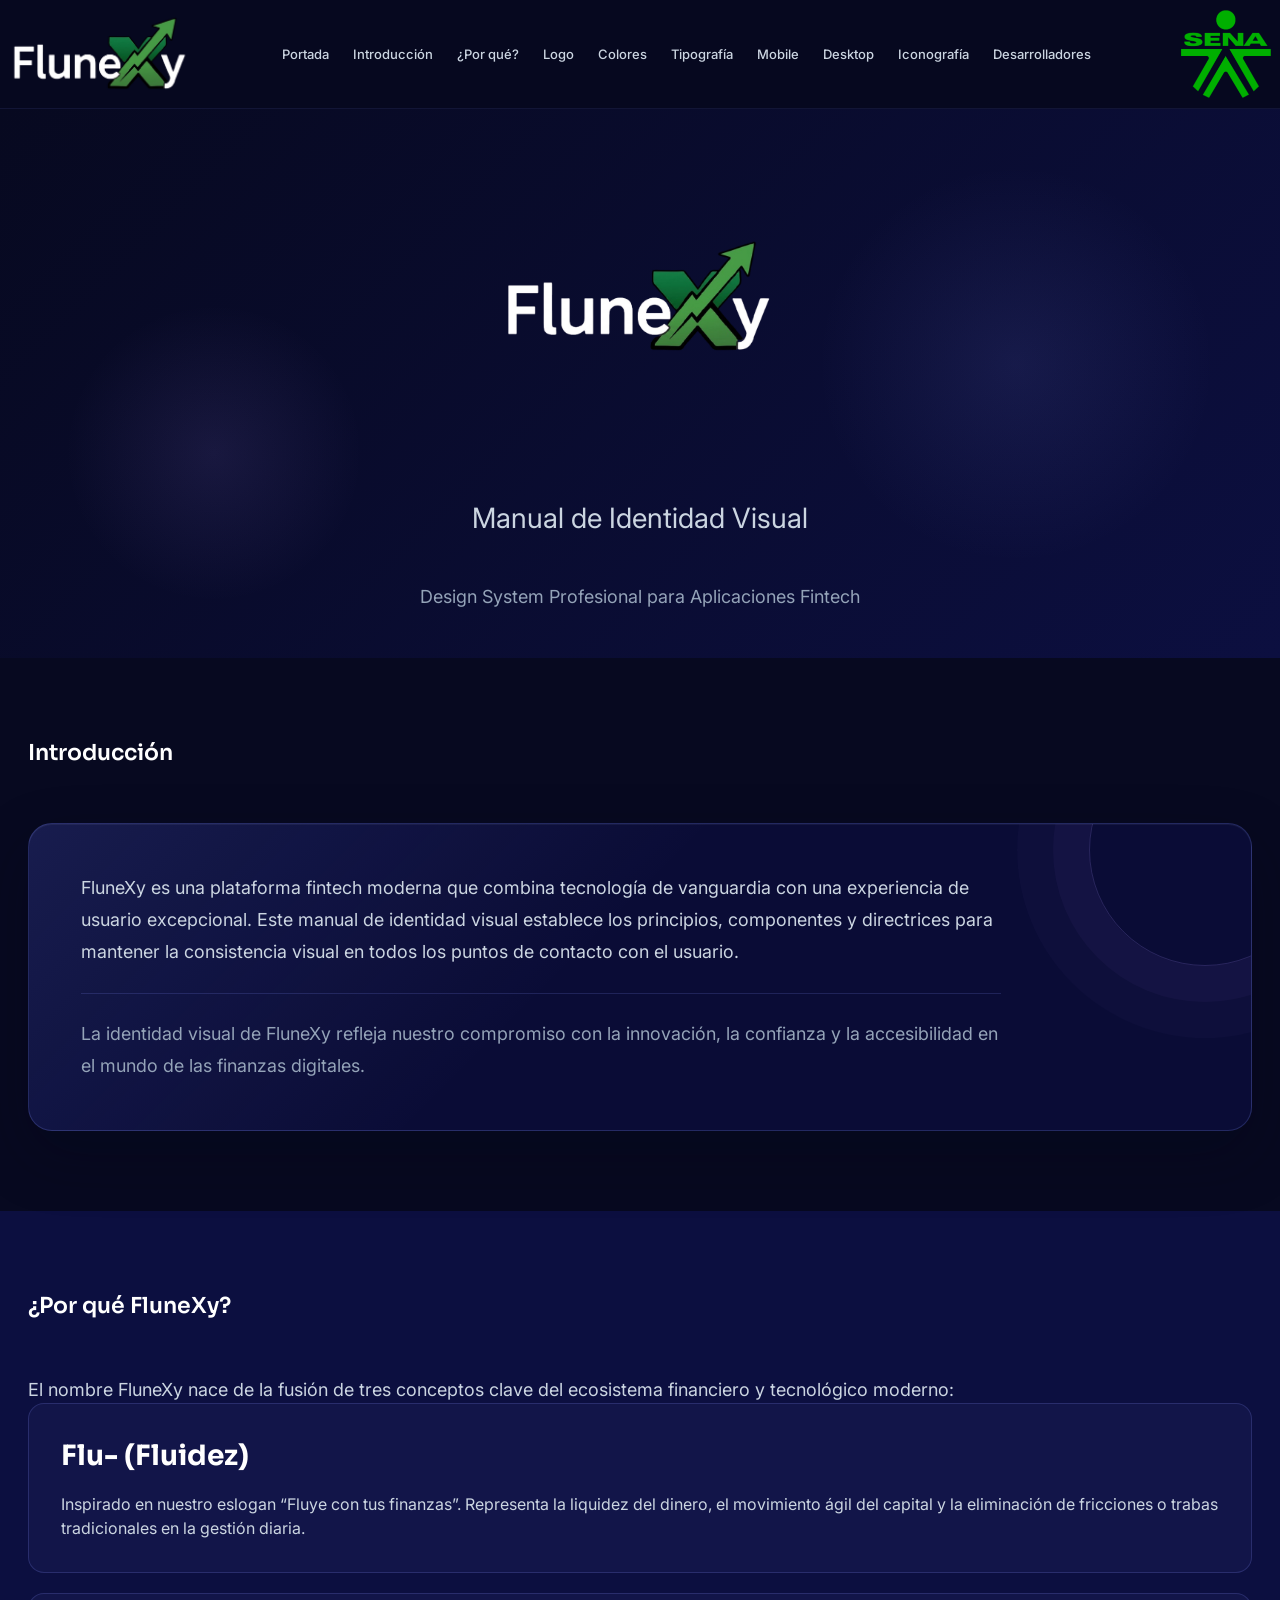
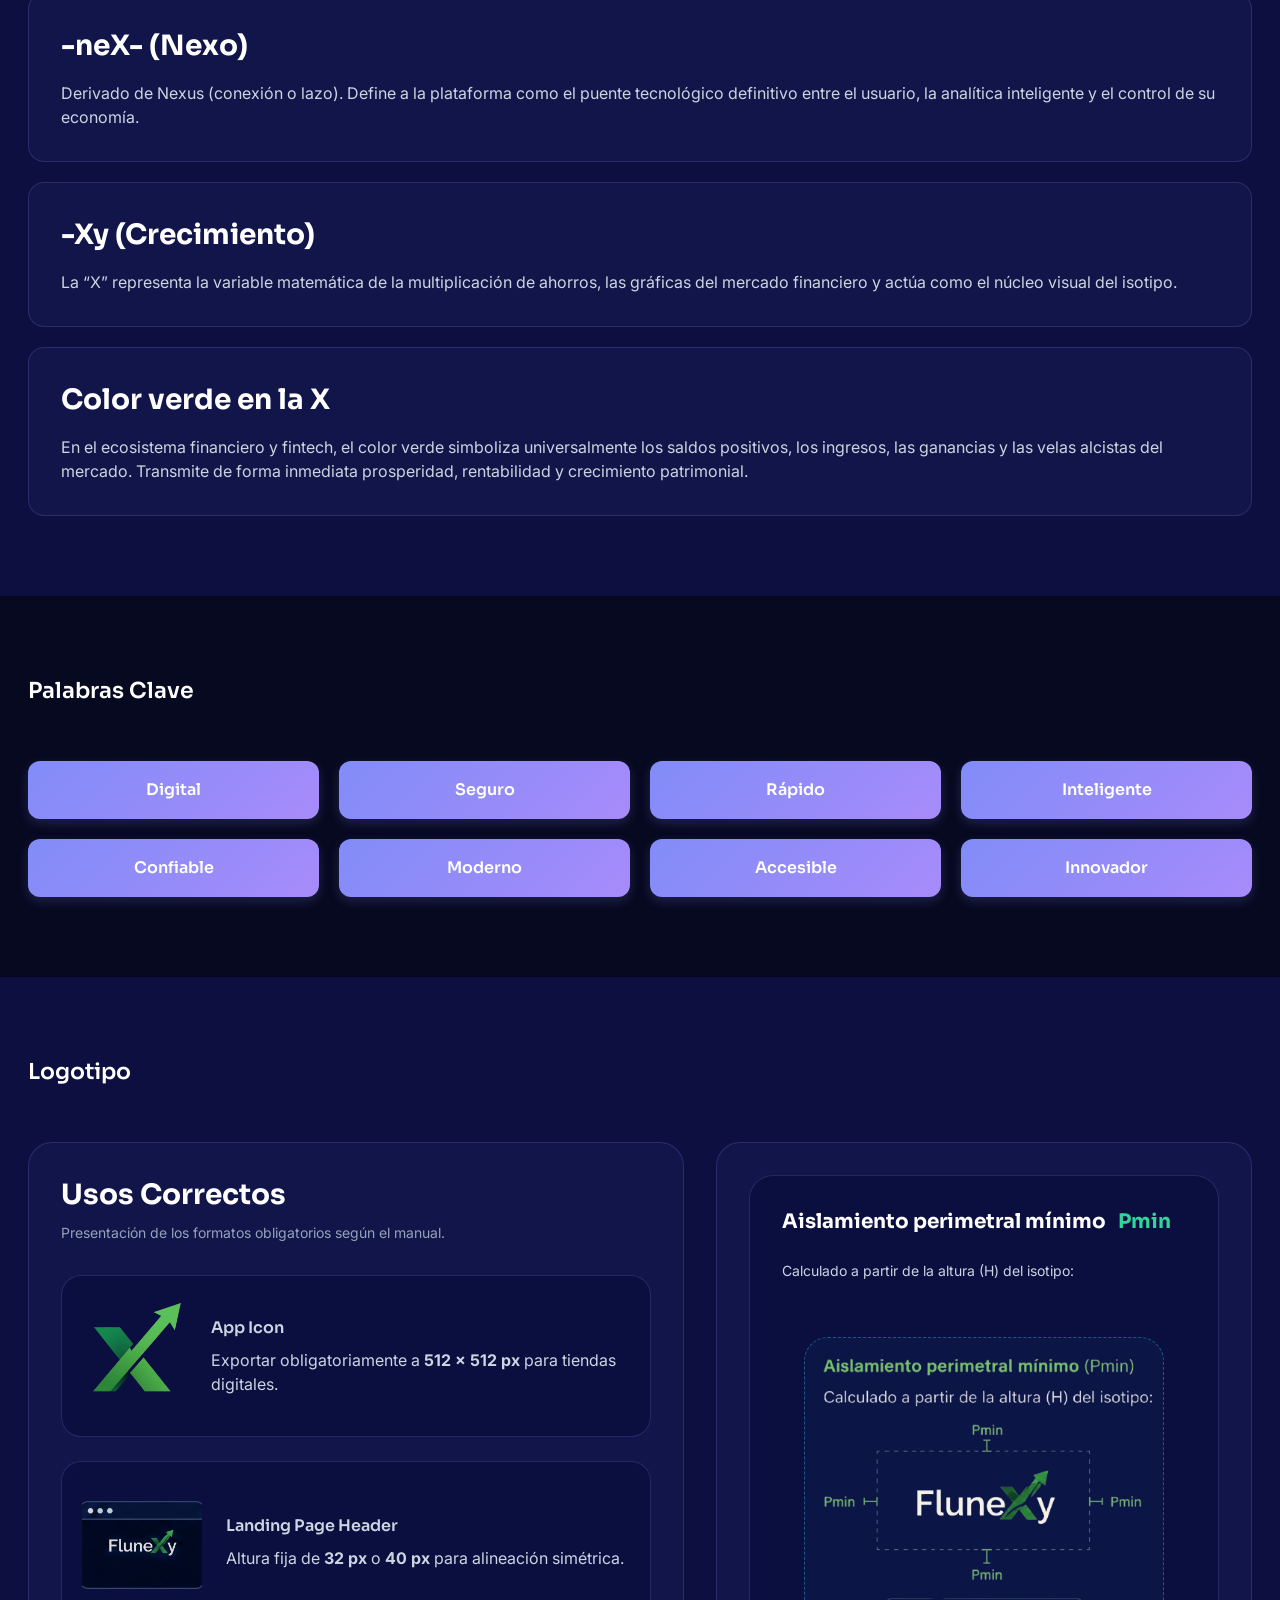
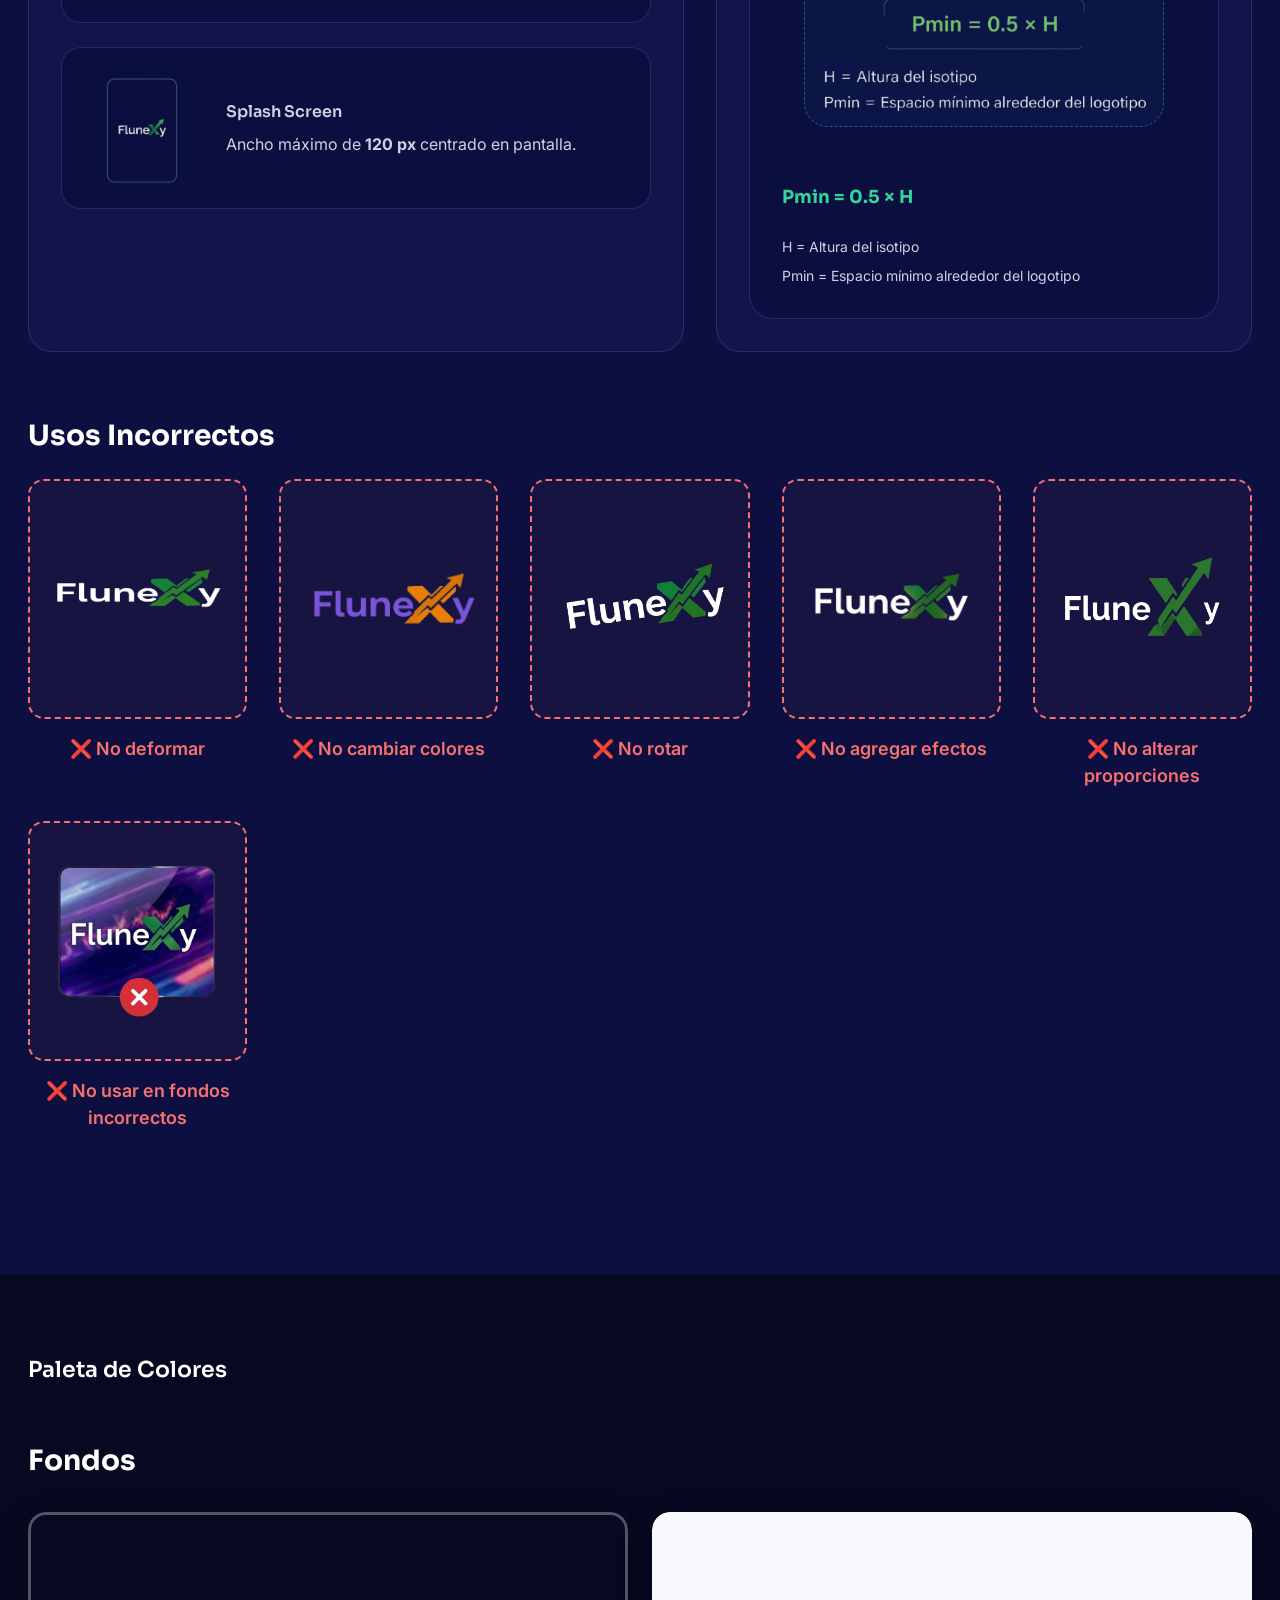
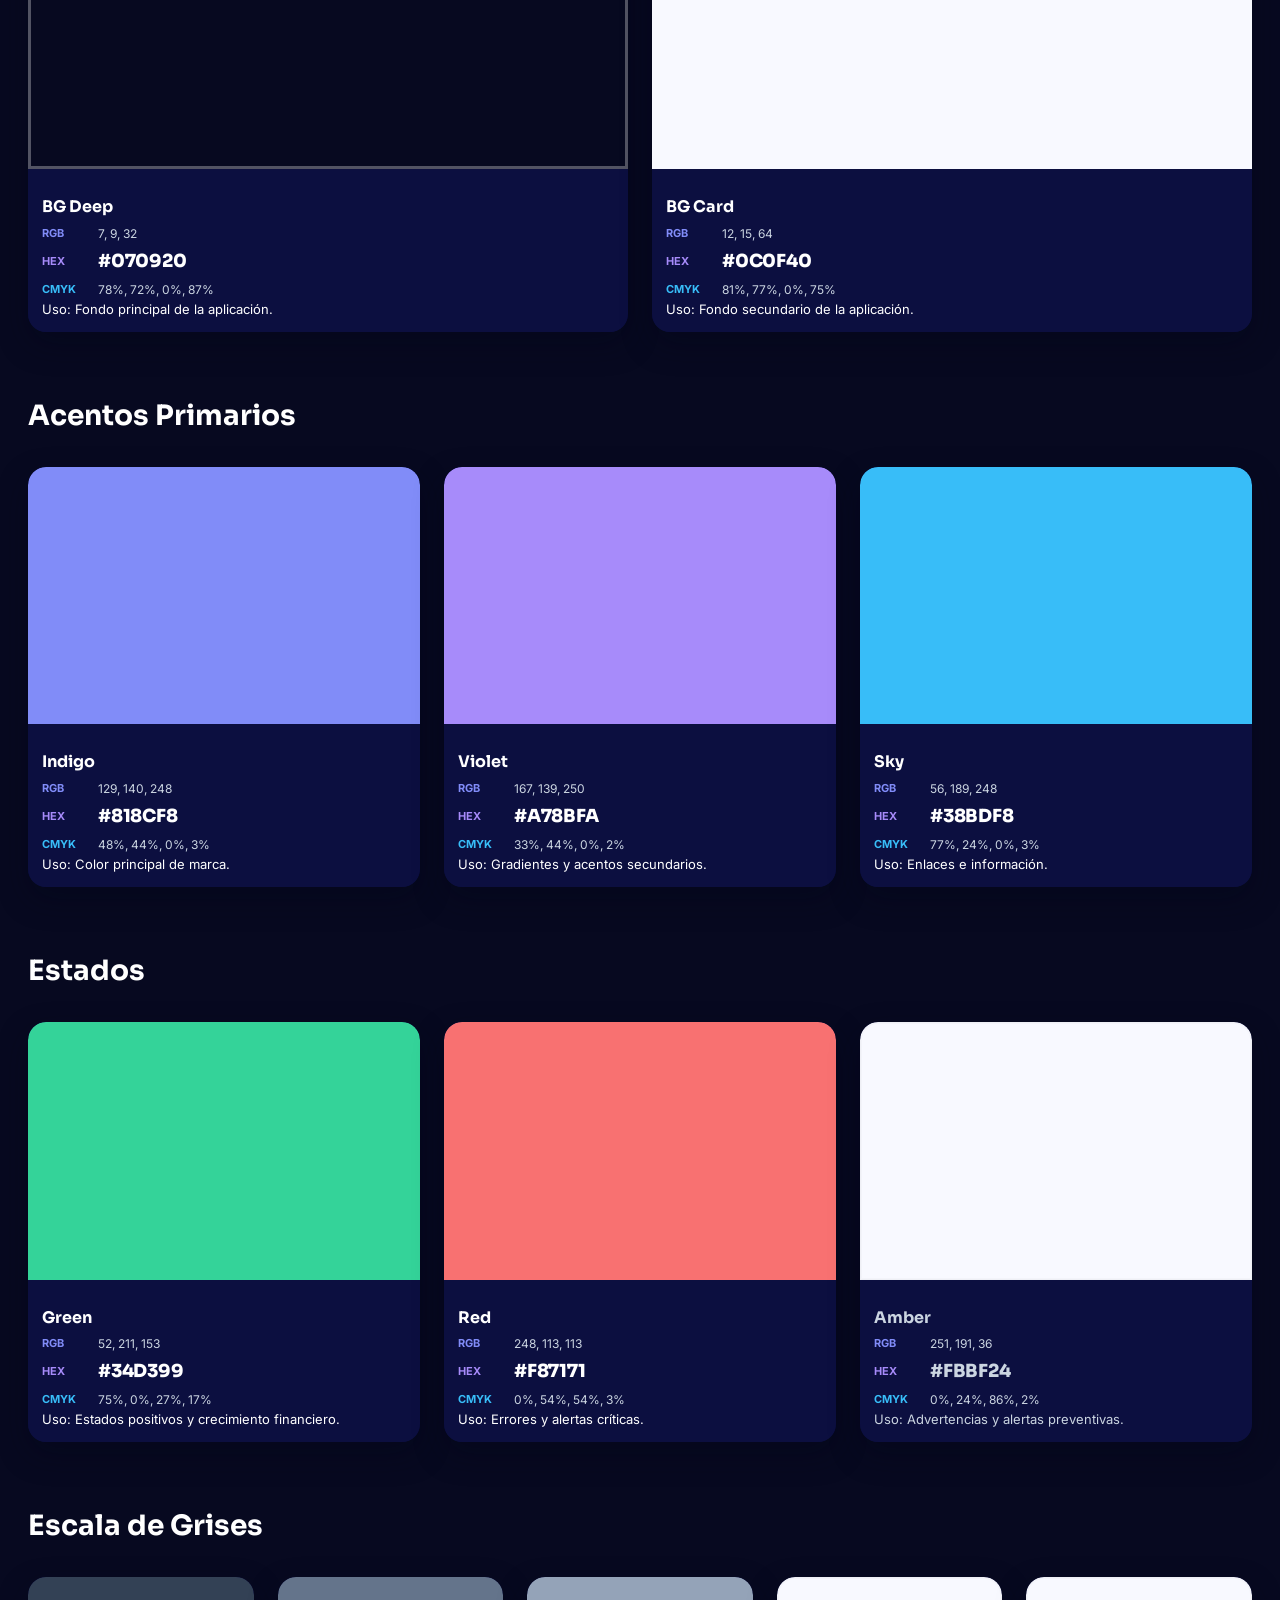
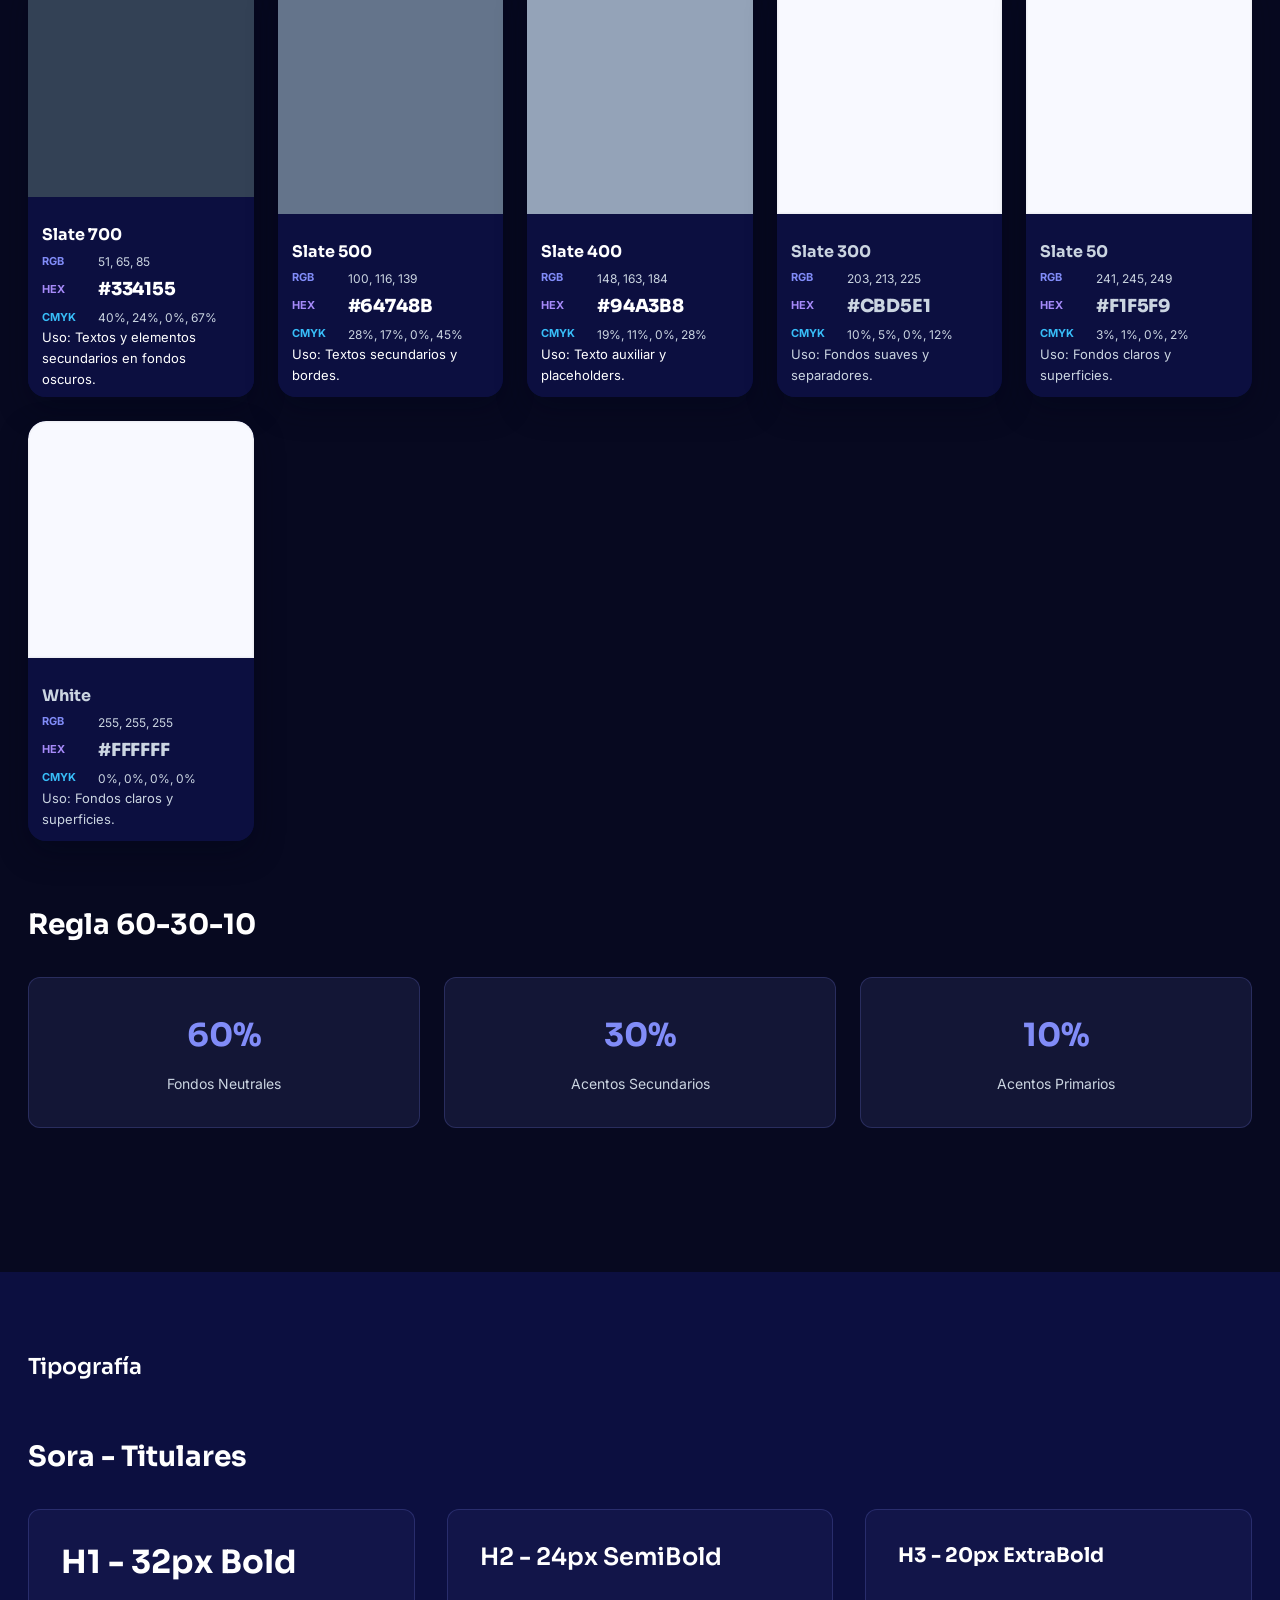
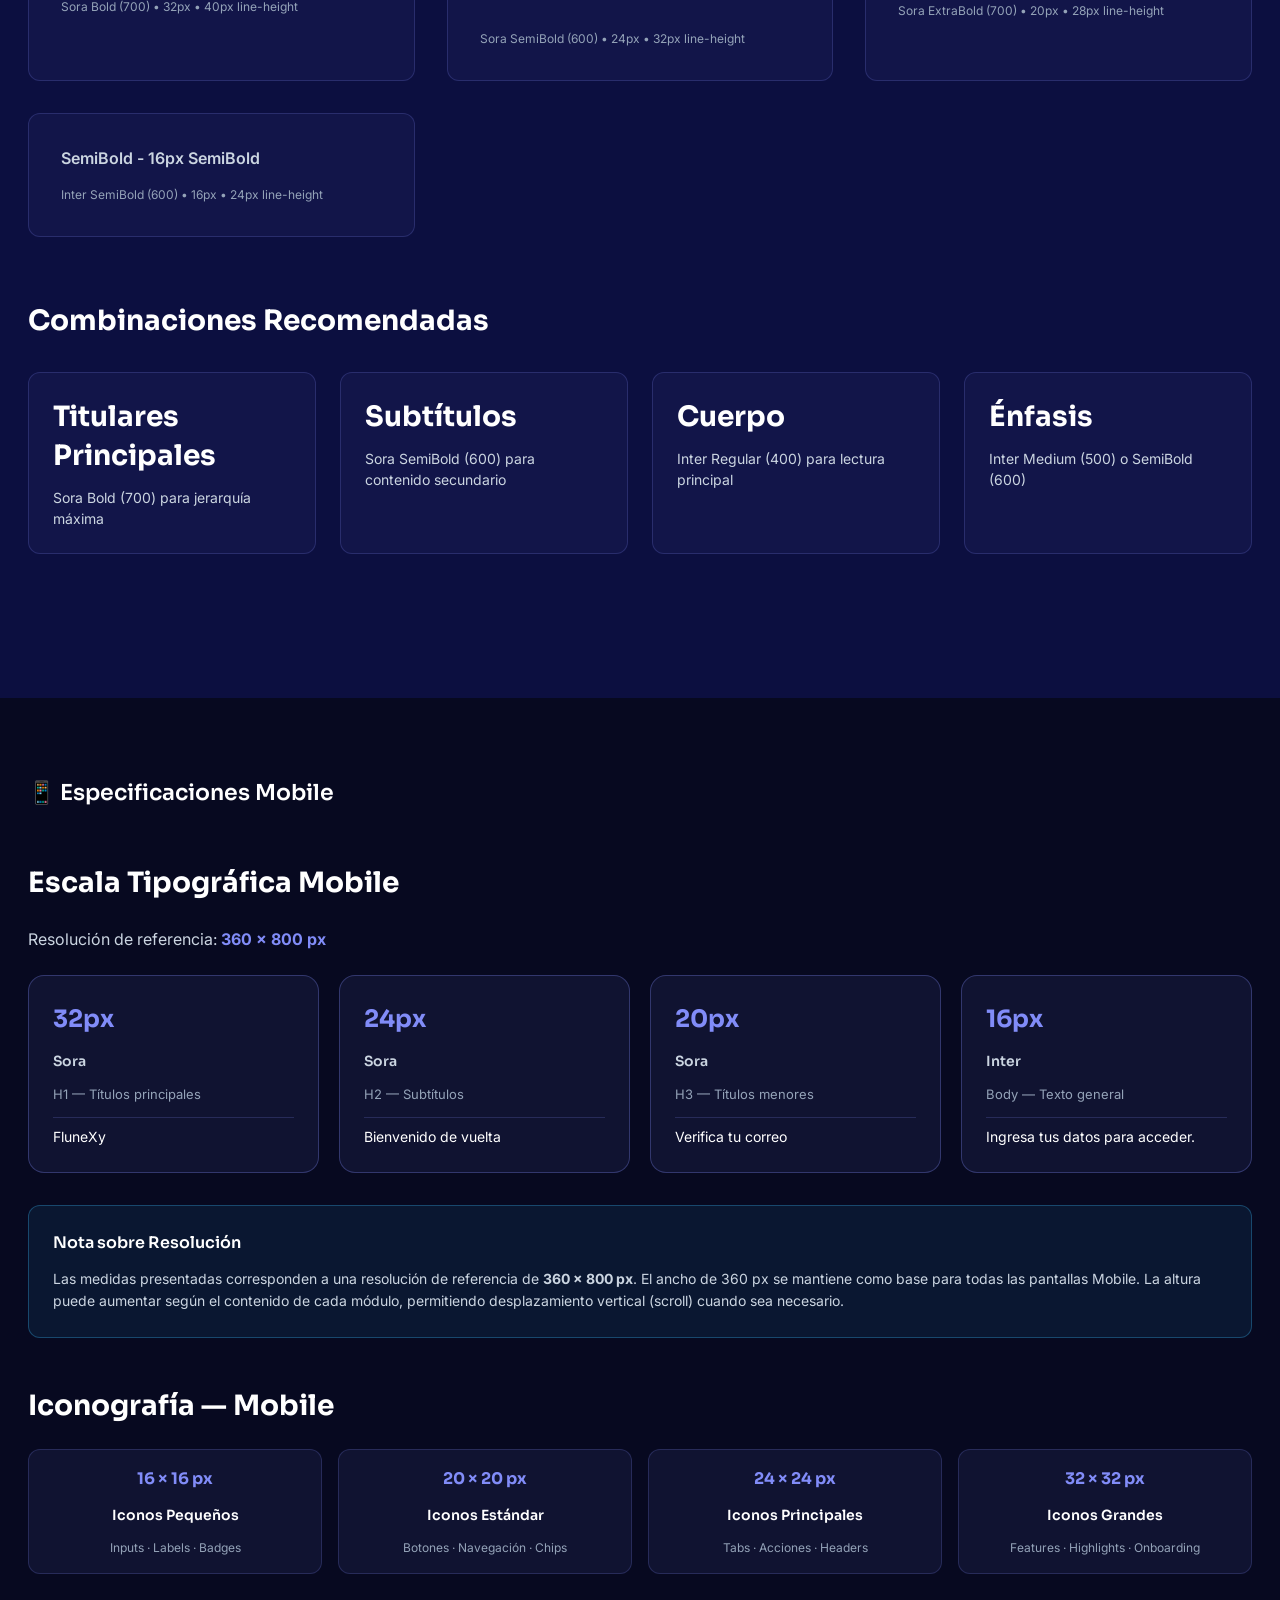
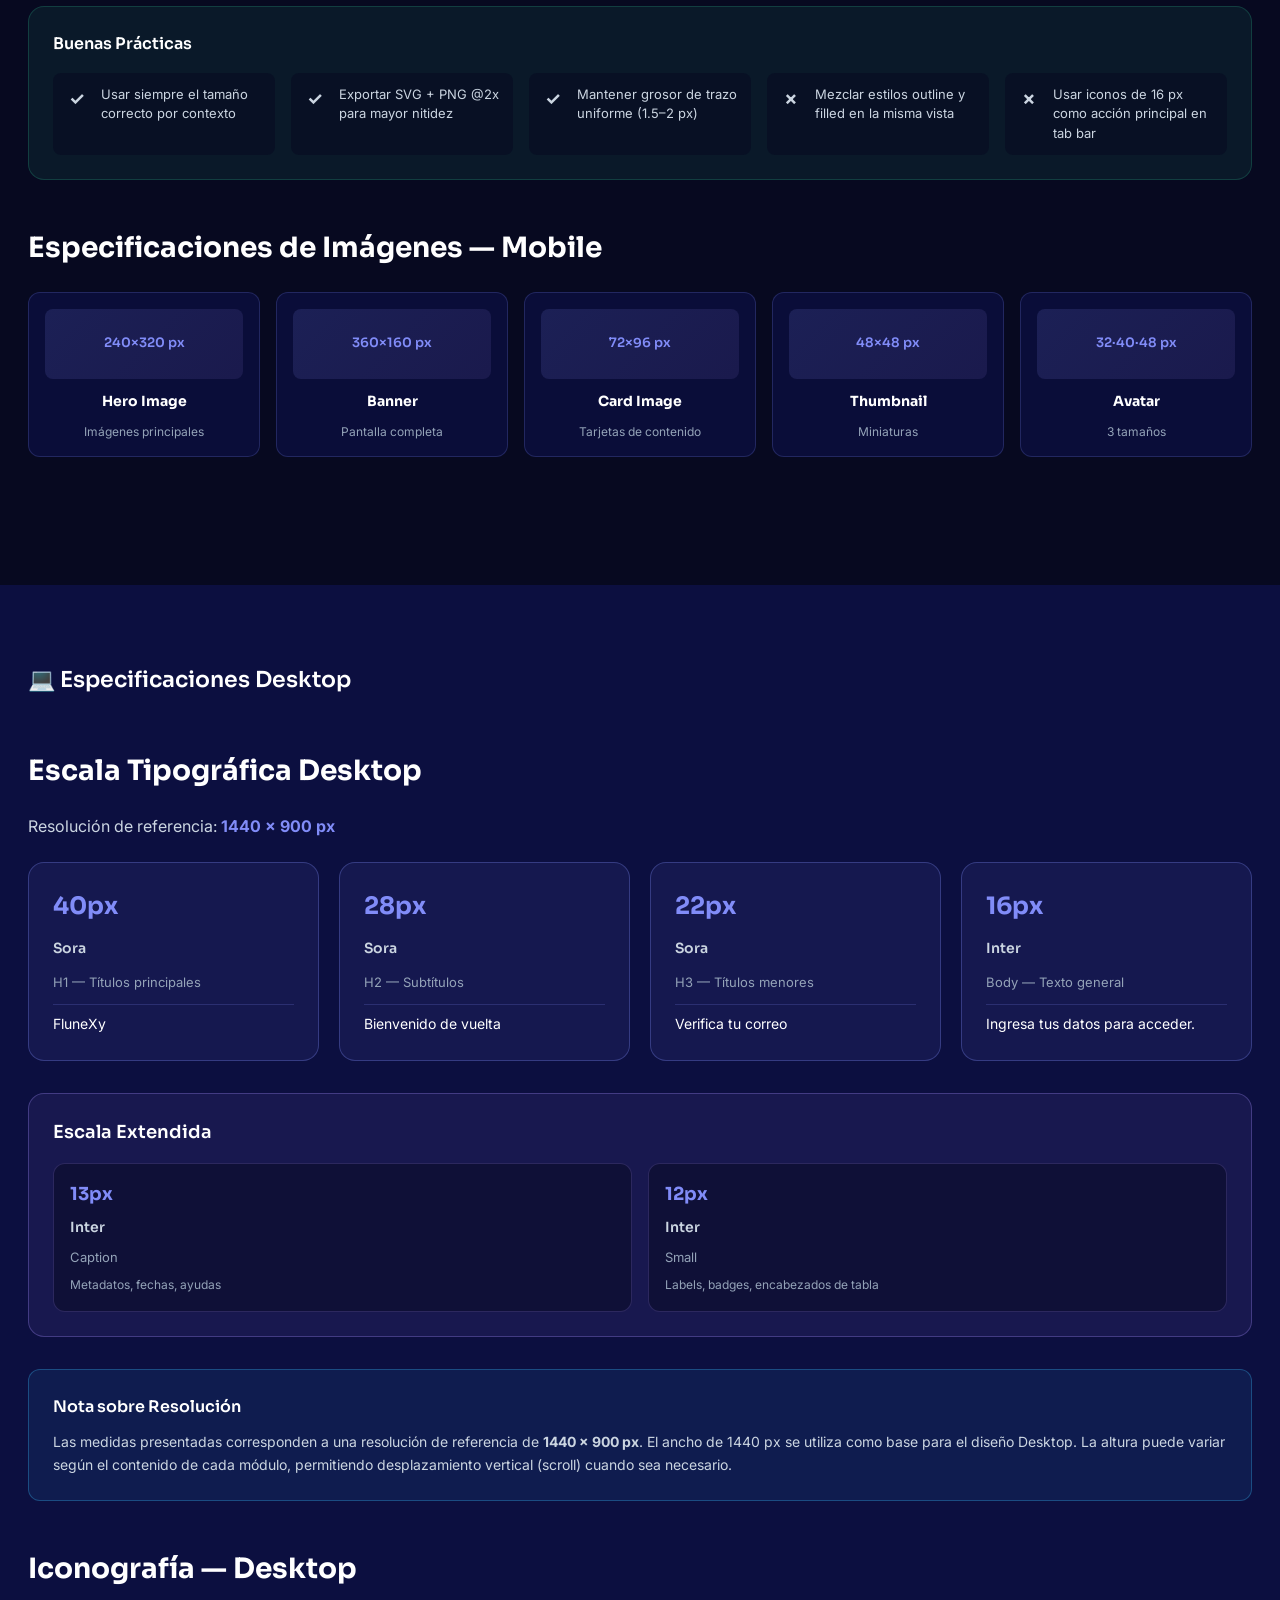
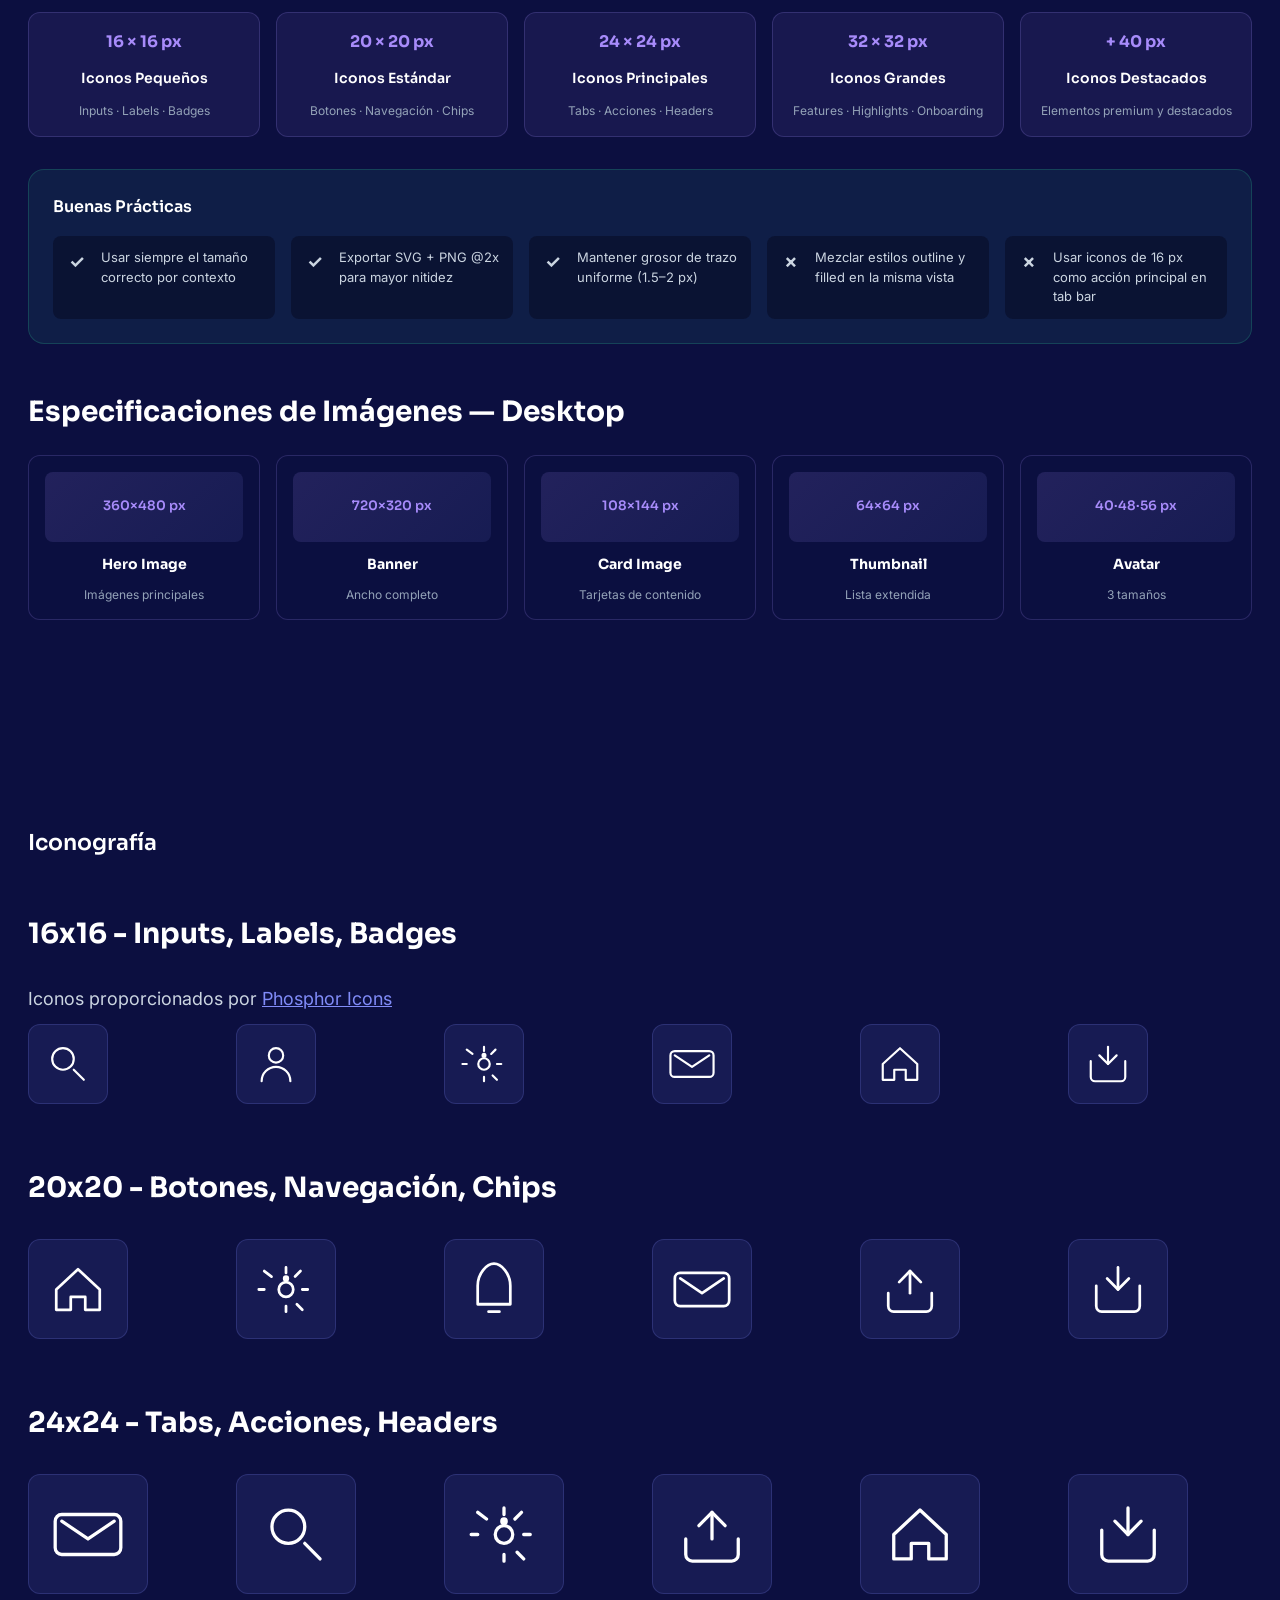
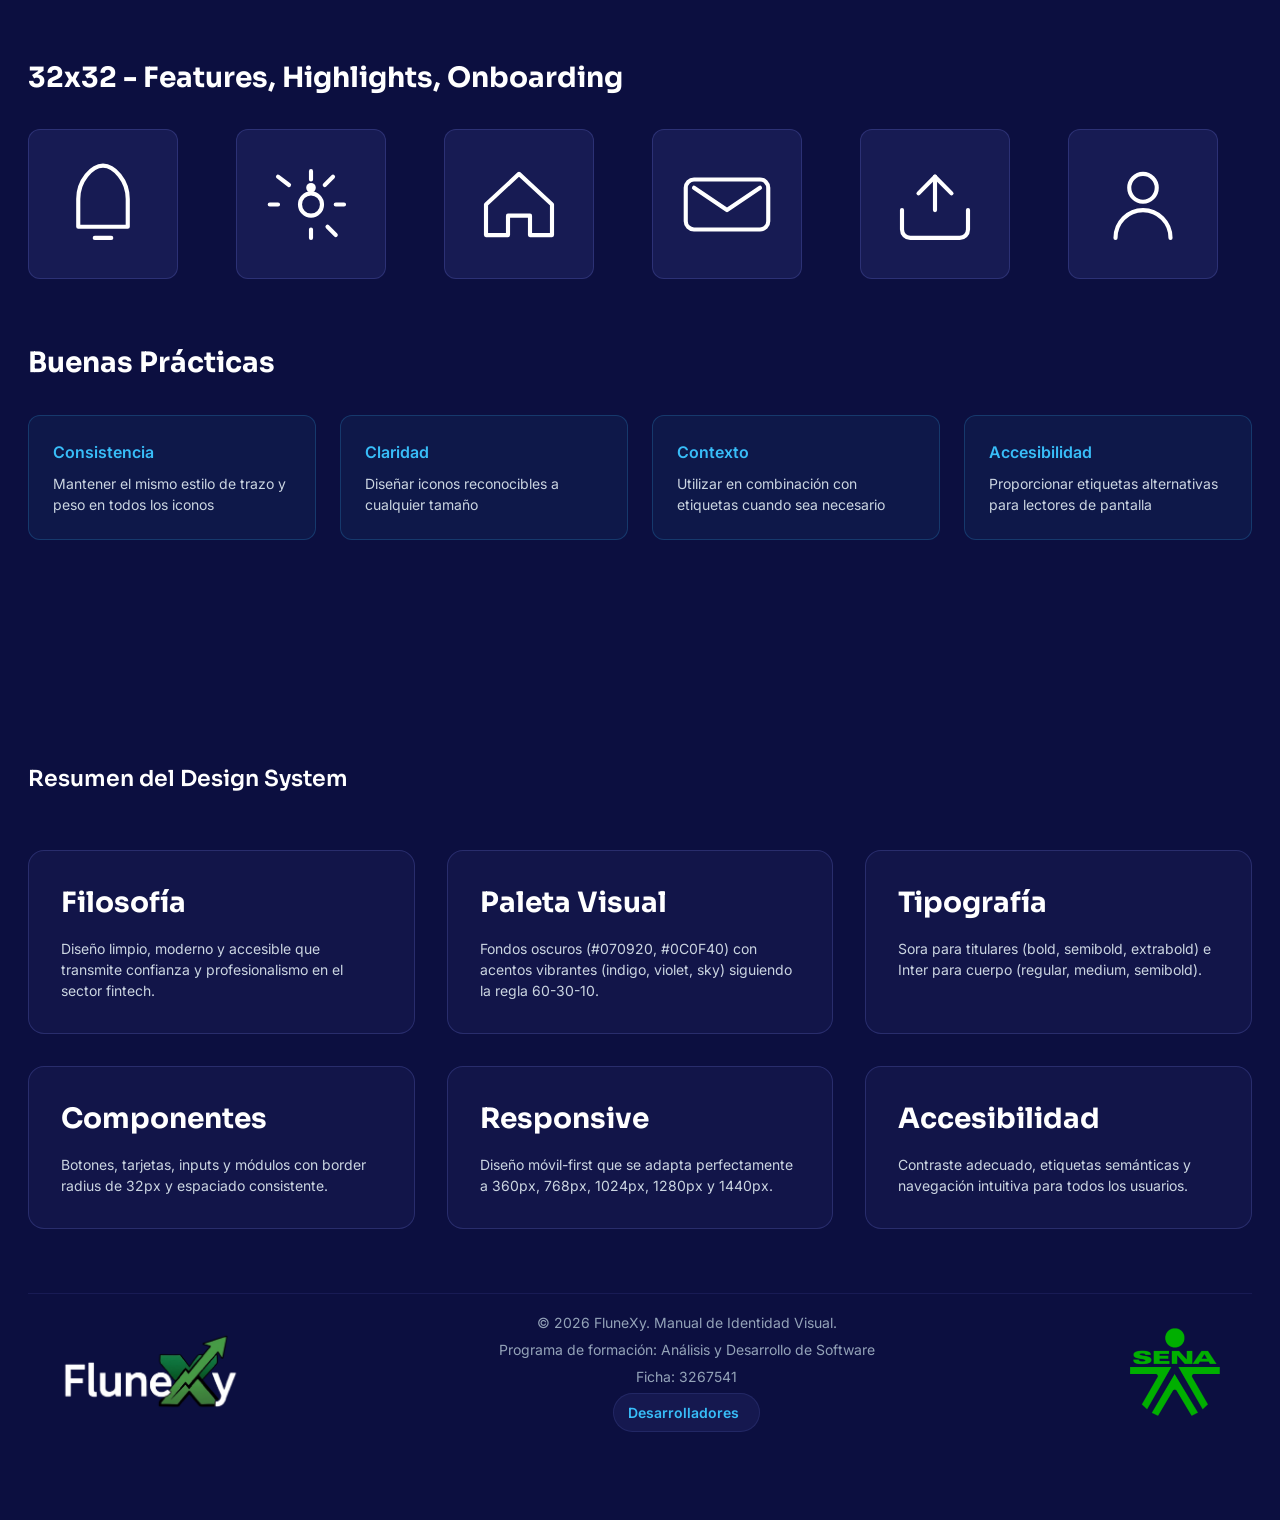
<file: index.html>
<!doctype html>
<html lang="es">
  <head>
    <meta charset="UTF-8" />
    <meta name="viewport" content="width=device-width, initial-scale=1.0" />
    <title>FluneXy - Manual de Identidad</title>
    <link rel="preconnect" href="https://fonts.googleapis.com" />
    <link rel="preconnect" href="https://fonts.gstatic.com" crossorigin />
    <link
      href="https://fonts.googleapis.com/css2?family=Sora:wght@400;600;700&family=Inter:wght@400;500;600&display=swap"
      rel="stylesheet"
    />
    <link rel="stylesheet" href="../css/style.css" />
    <link rel="icon" href="/assets/images/App Icon.png" type="image/x-icon">
  </head>
  <body>
    <!-- HEADER -->
    <header class="header">
      <div class="header-container">
        <a class="logo-header" href="#portada" aria-label="Ir al inicio">
          <img
            src="../assets/images/flunexy logo.png"
            alt="FluneXy logo"
            width="48"
            height="48"
          />
        </a>
        <input class="nav-toggle" type="checkbox" id="mobile-menu" />
        <label class="nav-toggle-label" for="mobile-menu">
          <span class="sr-only">Abrir menú de navegación</span>
          <span></span>
          <span></span>
          <span></span>
        </label>
        <nav class="nav-header">
          <a href="#portada">Portada</a>
          <a href="#introduccion">Introducción</a>
          <a href="#por-que">¿Por qué?</a>
          <a href="#logotipo">Logo</a>
          <a href="#colores">Colores</a>
          <a href="#tipografia">Tipografía</a>
          <a href="#mobile">Mobile</a>
          <a href="#desktop">Desktop</a>
          <a href="#iconografia">Iconografía</a>
          <a href="html/desarrolladores.html">Desarrolladores</a>
        </nav>
        <img
          class="logo-sena"
          src="../assets/images/logoSena.png"
          alt="SENA logo"
          width="60"
          height="60"
        />
      </div>
    </header>

    <!-- 1. PORTADA -->
    <section id="portada" class="hero">
      <div class="hero-content">
        <div class="logo-hero">
          <img
            src="../assets/images/flunexy logo.png"
            alt="FluneXy logo"
            width="280"
            height="280"
          />
        </div>
        <p class="subtitle">Manual de Identidad Visual</p>
        <p class="description">
          Design System Profesional para Aplicaciones Fintech
        </p>
      </div>
    </section>

    <!-- 2. INTRODUCCIÓN -->
    <section id="introduccion" class="section">
      <div class="container">
        <h2>Introducción</h2>
        <div class="intro-content">
          <div class="intro-text">
            <p>
              FluneXy es una plataforma fintech moderna que combina tecnología
              de vanguardia con una experiencia de usuario excepcional. Este
              manual de identidad visual establece los principios, componentes y
              directrices para mantener la consistencia visual en todos los
              puntos de contacto con el usuario.
            </p>
            <p>
              La identidad visual de FluneXy refleja nuestro compromiso con la
              innovación, la confianza y la accesibilidad en el mundo de las
              finanzas digitales.
            </p>
          </div>
        </div>
      </div>
    </section>

    <!-- 3. ¿POR QUÉ FLUNEXY? -->
    <section id="por-que" class="section bg-card">
      <div class="container">
        <h2>¿Por qué FluneXy?</h2>
        <div class="why-content">
          <p>
            El nombre FluneXy nace de la fusión de tres conceptos clave del
            ecosistema financiero y tecnológico moderno:
          </p>
          <div class="why-list">
            <div class="why-card">
              <h3>Flu- (Fluidez)</h3>
              <p>
                Inspirado en nuestro eslogan “Fluye con tus finanzas”. Representa
                la liquidez del dinero, el movimiento ágil del capital y la
                eliminación de fricciones o trabas tradicionales en la gestión
                diaria.
              </p>
            </div>
            <div class="why-card">
              <h3>-neX- (Nexo)</h3>
              <p>
                Derivado de Nexus (conexión o lazo). Define a la plataforma como
                el puente tecnológico definitivo entre el usuario, la analítica
                inteligente y el control de su economía.
              </p>
            </div>
            <div class="why-card">
              <h3>-Xy (Crecimiento)</h3>
              <p>
                La “X” representa la variable matemática de la multiplicación de
                ahorros, las gráficas del mercado financiero y actúa como el
                núcleo visual del isotipo.
              </p>
            </div>
            <div class="why-card">
              <h3>Color verde en la X</h3>
              <p>
                En el ecosistema financiero y fintech, el color verde simboliza
                universalmente los saldos positivos, los ingresos, las ganancias
                y las velas alcistas del mercado. Transmite de forma inmediata
                prosperidad, rentabilidad y crecimiento patrimonial.
              </p>
            </div>
          </div>
        </div>
      </div>
    </section>

    <!-- 4. PALABRAS CLAVE -->
    <section id="palabras-clave" class="section">
      <div class="container">
        <h2>Palabras Clave</h2>
        <div class="keywords-grid">
          <div class="keyword-badge">Digital</div>
          <div class="keyword-badge">Seguro</div>
          <div class="keyword-badge">Rápido</div>
          <div class="keyword-badge">Inteligente</div>
          <div class="keyword-badge">Confiable</div>
          <div class="keyword-badge">Moderno</div>
          <div class="keyword-badge">Accesible</div>
          <div class="keyword-badge">Innovador</div>
        </div>
      </div>
    </section>

    <!-- 5. LOGOTIPO -->
    <section id="logotipo" class="section bg-card">
      <div class="container">
        <h2>Logotipo</h2>

        <div class="logo-main-grid">
          <div class="logo-main-panel">
            <div class="logo-panel-header">
              <h3>Usos Correctos</h3>
              <p>Presentación de los formatos obligatorios según el manual.</p>
            </div>
            <div class="logo-cards-list">
              <div class="logo-card">
                <div class="logo-preview large">
                  <img
                    src="/assets/images/App Icon.png"
                    alt="Uso correcto 1"
                  />
                </div>
                <div class="logo-card-copy">
                  <p class="logo-card-title">App Icon</p>
                  <p>
                    Exportar obligatoriamente a
                    <strong>512 × 512 px</strong> para tiendas digitales.
                  </p>
                </div>
              </div>
              <div class="logo-card">
                <div class="logo-preview compact">
                  <img
                    src="/assets/images/Landing Page Header.png"
                    alt="Uso correcto 2"
                  />
                </div>
                <div class="logo-card-copy">
                  <p class="logo-card-title">Landing Page Header</p>
                  <p>
                    Altura fija de <strong>32 px</strong> o
                    <strong>40 px</strong> para alineación simétrica.
                  </p>
                </div>
              </div>
              <div class="logo-card">
                <div class="logo-preview small">
                  <img
                    src="/assets/images/Splash screen.png"
                    alt="Uso correcto 3"
                  />
                </div>
                <div class="logo-card-copy">
                  <p class="logo-card-title">Splash Screen</p>
                  <p>
                    Ancho máximo de <strong>120 px</strong> centrado en
                    pantalla.
                  </p>
                </div>
              </div>
            </div>
          </div>
          <div class="logo-main-panel">
            <div class="logo-perimeter-card">
              <h3>Aislamiento perimetral mínimo <span>Pmin</span></h3>
              <p>Calculado a partir de la altura (H) del isotipo:</p>
              <div class="perimeter-diagram">
                <div class="perimeter-border">
                  <img src="../assets/images/Aislamiento perimetral mínimo .png" alt="Aislamiento perimetral mínimo" class="perimeter-image" />
                </div>
              </div>
              <div class="perimeter-formula">Pmin = 0.5 × H</div>
              <div class="perimeter-note">
                <p>H = Altura del isotipo</p>
                <p>Pmin = Espacio mínimo alrededor del logotipo</p>
              </div>
            </div>
          </div>
        </div>

        <!-- Usos Incorrectos -->
        <div class="logo-section">
          <h3>Usos Incorrectos</h3>
          <div class="incorrect-usage-grid">
            <div class="incorrect-usage-card">
              <div class="logo-incorrect">
                <img
                  src="../assets/images/No deformar.png"
                  alt="No deformar"
                />
              </div>
              <p>❌ No deformar</p>
            </div>
            <div class="incorrect-usage-card">
              <div class="logo-incorrect">
                <img
                  src="../assets/images/No cambiar colores .png"
                  alt="No cambiar colores"
                />
              </div>
              <p>❌ No cambiar colores</p>
            </div>
            <div class="incorrect-usage-card">
              <div class="logo-incorrect">
                <img
                  src="../assets/images/No rotar.png"
                  alt="No rotar"
                />
              </div>
              <p>❌ No rotar</p>
            </div>
            <div class="incorrect-usage-card">
              <div class="logo-incorrect">
                <img
                  src="../assets/images/No agregar efectos.png"
                  alt="No agregar efectos"
                />
              </div>
              <p>❌ No agregar efectos</p>
            </div>
            <div class="incorrect-usage-card">
              <div class="logo-incorrect">
                <img
                  src="../assets/images/No alterar proporciones.png"
                  alt="No alterar proporciones"
                />
              </div>
              <p>❌ No alterar proporciones</p>
            </div>
            <div class="incorrect-usage-card">
              <div class="logo-incorrect">
                <img
                  src="../assets/images/no usar en fondos incorrectos.png"
                  alt="No usar en fondos incorrectos"
                />
              </div>
              <p>❌ No usar en fondos incorrectos</p>
            </div>
          </div>
        </div>
      </div>
    </section>

    <!-- 6. PALETA DE COLORES -->
    <section id="colores" class="section">
      <div class="container">
        <h2>Paleta de Colores</h2>

        <div class="colors-subsection">
          <h3>Fondos</h3>
          <div class="color-grid">
            <div class="color-card dark-bg-card">
              <div class="color-top" style="background-color: #070920;" data-contrast="dark" aria-hidden="true"></div>
              <div class="color-bottom">
                <div class="color-divider" aria-hidden="true"></div>
                <div class="color-meta">
                  <div class="color-name">BG Deep</div>
                  <div class="tech-table">
                    <div class="tech-row"><span class="tech-label rgb">RGB</span><span class="tech-value">7, 9, 32</span></div>
                    <div class="tech-row"><span class="tech-label hex">HEX</span><span class="tech-value hex-value">#070920</span></div>
                    <div class="tech-row"><span class="tech-label cmyk">CMYK</span><span class="tech-value">78%, 72%, 0%, 87%</span></div>
                  </div>
                  <div class="color-use">Uso: Fondo principal de la aplicación.</div>
                </div>
              </div>
            </div>

            <div class="color-card">
              <div class="color-top" style="background-color: #F8F9FF
;" data-contrast="dark" aria-hidden="true"></div>
              <div class="color-bottom">
                <div class="color-divider" aria-hidden="true"></div>
                <div class="color-meta">
                  <div class="color-name">BG Card</div>
                  <div class="tech-table">
                    <div class="tech-row"><span class="tech-label rgb">RGB</span><span class="tech-value">12, 15, 64</span></div>
                    <div class="tech-row"><span class="tech-label hex">HEX</span><span class="tech-value hex-value">#0C0F40</span></div>
                    <div class="tech-row"><span class="tech-label cmyk">CMYK</span><span class="tech-value">81%, 77%, 0%, 75%</span></div>
                  </div>
                  <div class="color-use">Uso: Fondo secundario de la aplicación.</div>
                </div>
              </div>
            </div>
          </div>
        </div>

        <div class="colors-subsection">
          <h3>Acentos Primarios</h3>
          <div class="color-grid">
            <div class="color-card">
              <div class="color-top" style="background-color: #818CF8;" data-contrast="dark" aria-hidden="true"></div>
              <div class="color-bottom">
                <div class="color-divider" aria-hidden="true"></div>
                <div class="color-meta">
                  <div class="color-name">Indigo</div>
                  <div class="tech-table">
                    <div class="tech-row"><span class="tech-label rgb">RGB</span><span class="tech-value">129, 140, 248</span></div>
                    <div class="tech-row"><span class="tech-label hex">HEX</span><span class="tech-value hex-value">#818CF8</span></div>
                    <div class="tech-row"><span class="tech-label cmyk">CMYK</span><span class="tech-value">48%, 44%, 0%, 3%</span></div>
                  </div>
                  <div class="color-use">Uso: Color principal de marca.</div>
                </div>
              </div>
            </div>

            <div class="color-card">
              <div class="color-top" style="background-color: #A78BFA;" data-contrast="dark" aria-hidden="true"></div>
              <div class="color-bottom">
                <div class="color-divider" aria-hidden="true"></div>
                <div class="color-meta">
                  <div class="color-name">Violet</div>
                  <div class="tech-table">
                    <div class="tech-row"><span class="tech-label rgb">RGB</span><span class="tech-value">167, 139, 250</span></div>
                    <div class="tech-row"><span class="tech-label hex">HEX</span><span class="tech-value hex-value">#A78BFA</span></div>
                    <div class="tech-row"><span class="tech-label cmyk">CMYK</span><span class="tech-value">33%, 44%, 0%, 2%</span></div>
                  </div>
                  <div class="color-use">Uso: Gradientes y acentos secundarios.</div>
                </div>
              </div>
            </div>

            <div class="color-card">
              <div class="color-top" style="background-color: #38BDF8;" data-contrast="dark" aria-hidden="true"></div>
              <div class="color-bottom">
                <div class="color-divider" aria-hidden="true"></div>
                <div class="color-meta">
                  <div class="color-name">Sky</div>
                  <div class="tech-table">
                    <div class="tech-row"><span class="tech-label rgb">RGB</span><span class="tech-value">56, 189, 248</span></div>
                    <div class="tech-row"><span class="tech-label hex">HEX</span><span class="tech-value hex-value">#38BDF8</span></div>
                    <div class="tech-row"><span class="tech-label cmyk">CMYK</span><span class="tech-value">77%, 24%, 0%, 3%</span></div>
                  </div>
                  <div class="color-use">Uso: Enlaces e información.</div>
                </div>
              </div>
            </div>
          </div>
        </div>

        <div class="colors-subsection">
          <h3>Estados</h3>
          <div class="color-grid">
            <div class="color-card">
              <div class="color-top" style="background-color: #34D399;" data-contrast="dark" aria-hidden="true"></div>
              <div class="color-bottom">
                <div class="color-divider" aria-hidden="true"></div>
                <div class="color-meta">
                  <div class="color-name">Green</div>
                  <div class="tech-table">
                    <div class="tech-row"><span class="tech-label rgb">RGB</span><span class="tech-value">52, 211, 153</span></div>
                    <div class="tech-row"><span class="tech-label hex">HEX</span><span class="tech-value hex-value">#34D399</span></div>
                    <div class="tech-row"><span class="tech-label cmyk">CMYK</span><span class="tech-value">75%, 0%, 27%, 17%</span></div>
                  </div>
                  <div class="color-use">Uso: Estados positivos y crecimiento financiero.</div>
                </div>
              </div>
            </div>

            <div class="color-card">
              <div class="color-top" style="background-color: #F87171;" data-contrast="dark" aria-hidden="true"></div>
              <div class="color-bottom">
                <div class="color-divider" aria-hidden="true"></div>
                <div class="color-meta">
                  <div class="color-name">Red</div>
                  <div class="tech-table">
                    <div class="tech-row"><span class="tech-label rgb">RGB</span><span class="tech-value">248, 113, 113</span></div>
                    <div class="tech-row"><span class="tech-label hex">HEX</span><span class="tech-value hex-value">#F87171</span></div>
                    <div class="tech-row"><span class="tech-label cmyk">CMYK</span><span class="tech-value">0%, 54%, 54%, 3%</span></div>
                  </div>
                  <div class="color-use">Uso: Errores y alertas críticas.</div>
                </div>
              </div>
            </div>

            <div class="color-card">
              <div class="color-top" style="background-color: #FBBF24;" data-contrast="light" aria-hidden="true"></div>
              <div class="color-bottom">
                <div class="color-divider" aria-hidden="true"></div>
                <div class="color-meta">
                  <div class="color-name">Amber</div>
                  <div class="tech-table">
                    <div class="tech-row"><span class="tech-label rgb">RGB</span><span class="tech-value">251, 191, 36</span></div>
                    <div class="tech-row"><span class="tech-label hex">HEX</span><span class="tech-value hex-value">#FBBF24</span></div>
                    <div class="tech-row"><span class="tech-label cmyk">CMYK</span><span class="tech-value">0%, 24%, 86%, 2%</span></div>
                  </div>
                  <div class="color-use">Uso: Advertencias y alertas preventivas.</div>
                </div>
              </div>
            </div>
          </div>
        </div>

        <div class="colors-subsection">
          <h3>Escala de Grises</h3>
          <div class="color-grid">
            <div class="color-card">
              <div class="color-top" style="background-color: #334155;" data-contrast="dark" aria-hidden="true"></div>
              <div class="color-bottom">
                <div class="color-divider" aria-hidden="true"></div>
                <div class="color-meta">
                  <div class="color-name">Slate 700</div>
                  <div class="tech-table">
                    <div class="tech-row"><span class="tech-label rgb">RGB</span><span class="tech-value">51, 65, 85</span></div>
                    <div class="tech-row"><span class="tech-label hex">HEX</span><span class="tech-value hex-value">#334155</span></div>
                    <div class="tech-row"><span class="tech-label cmyk">CMYK</span><span class="tech-value">40%, 24%, 0%, 67%</span></div>
                  </div>
                  <div class="color-use">Uso: Textos y elementos secundarios en fondos oscuros.</div>
                </div>
              </div>
            </div>

            <div class="color-card">
              <div class="color-top" style="background-color: #64748B;" data-contrast="dark" aria-hidden="true"></div>
              <div class="color-bottom">
                <div class="color-divider" aria-hidden="true"></div>
                <div class="color-meta">
                  <div class="color-name">Slate 500</div>
                  <div class="tech-table">
                    <div class="tech-row"><span class="tech-label rgb">RGB</span><span class="tech-value">100, 116, 139</span></div>
                    <div class="tech-row"><span class="tech-label hex">HEX</span><span class="tech-value hex-value">#64748B</span></div>
                    <div class="tech-row"><span class="tech-label cmyk">CMYK</span><span class="tech-value">28%, 17%, 0%, 45%</span></div>
                  </div>
                  <div class="color-use">Uso: Textos secundarios y bordes.</div>
                </div>
              </div>
            </div>

            <div class="color-card">
              <div class="color-top" style="background-color: #94A3B8;" data-contrast="dark" aria-hidden="true"></div>
              <div class="color-bottom">
                <div class="color-divider" aria-hidden="true"></div>
                <div class="color-meta">
                  <div class="color-name">Slate 400</div>
                  <div class="tech-table">
                    <div class="tech-row"><span class="tech-label rgb">RGB</span><span class="tech-value">148, 163, 184</span></div>
                    <div class="tech-row"><span class="tech-label hex">HEX</span><span class="tech-value hex-value">#94A3B8</span></div>
                    <div class="tech-row"><span class="tech-label cmyk">CMYK</span><span class="tech-value">19%, 11%, 0%, 28%</span></div>
                  </div>
                  <div class="color-use">Uso: Texto auxiliar y placeholders.</div>
                </div>
              </div>
            </div>

            <div class="color-card">
              <div class="color-top" style="background-color: #CBD5E1;" data-contrast="light" aria-hidden="true"></div>
              <div class="color-bottom">
                <div class="color-divider" aria-hidden="true"></div>
                <div class="color-meta">
                  <div class="color-name">Slate 300</div>
                  <div class="tech-table">
                    <div class="tech-row"><span class="tech-label rgb">RGB</span><span class="tech-value">203, 213, 225</span></div>
                    <div class="tech-row"><span class="tech-label hex">HEX</span><span class="tech-value hex-value">#CBD5E1</span></div>
                    <div class="tech-row"><span class="tech-label cmyk">CMYK</span><span class="tech-value">10%, 5%, 0%, 12%</span></div>
                  </div>
                  <div class="color-use">Uso: Fondos suaves y separadores.</div>
                </div>
              </div>
            </div>

            <div class="color-card">
              <div class="color-top" style="background-color: #F1F5F9;" data-contrast="light" aria-hidden="true"></div>
              <div class="color-bottom">
                <div class="color-divider" aria-hidden="true"></div>
                <div class="color-meta">
                  <div class="color-name">Slate 50</div>
                  <div class="tech-table">
                    <div class="tech-row"><span class="tech-label rgb">RGB</span><span class="tech-value">241, 245, 249</span></div>
                    <div class="tech-row"><span class="tech-label hex">HEX</span><span class="tech-value hex-value">#F1F5F9</span></div>
                    <div class="tech-row"><span class="tech-label cmyk">CMYK</span><span class="tech-value">3%, 1%, 0%, 2%</span></div>
                  </div>
                  <div class="color-use">Uso: Fondos claros y superficies.</div>
                </div>
              </div>
            </div>

            <div class="color-card">
              <div class="color-top" style="background-color: #FFFFFF;" data-contrast="light" aria-hidden="true"></div>
              <div class="color-bottom">
                <div class="color-divider" aria-hidden="true"></div>
                <div class="color-meta">
                  <div class="color-name">White</div>
                  <div class="tech-table">
                    <div class="tech-row"><span class="tech-label rgb">RGB</span><span class="tech-value">255, 255, 255</span></div>
                    <div class="tech-row"><span class="tech-label hex">HEX</span><span class="tech-value hex-value">#FFFFFF</span></div>
                    <div class="tech-row"><span class="tech-label cmyk">CMYK</span><span class="tech-value">0%, 0%, 0%, 0%</span></div>
                  </div>
                  <div class="color-use">Uso: Fondos claros y superficies.</div>
                </div>
              </div>
            </div>
          </div>
        </div>

        <div class="colors-subsection">
          <h3>Regla 60-30-10</h3>
          <div class="ratio-explanation">
            <div class="ratio-item">
              <span class="ratio-percent">60%</span>
              <span class="ratio-name">Fondos Neutrales</span>
            </div>
            <div class="ratio-item">
              <span class="ratio-percent">30%</span>
              <span class="ratio-name">Acentos Secundarios</span>
            </div>
            <div class="ratio-item">
              <span class="ratio-percent">10%</span>
              <span class="ratio-name">Acentos Primarios</span>
            </div>
          </div>
        </div>
      </div>
    </section>

    <!-- 7. TIPOGRAFÍA -->
    <section id="tipografia" class="section bg-card">
      <div class="container">
        <h2>Tipografía</h2>

        <div class="typography-subsection">
          <h3>Sora - Titulares</h3>
          <div class="typography-showcase">
            <div class="typography-example">
              <h1 class="example-h1">H1 - 32px Bold</h1>
              <p class="spec">Sora Bold (700) • 32px • 40px line-height</p>
            </div>
            <div class="typography-example">
              <h2 class="example-h2">H2 - 24px SemiBold</h2>
              <p class="spec">Sora SemiBold (600) • 24px • 32px line-height</p>
            </div>
            <div class="typography-example">
              <h3 class="example-h3">H3 - 20px ExtraBold</h3>
              <p class="spec">Sora ExtraBold (700) • 20px • 28px line-height</p>
            </div>
            <div class="typography-example">
              <p class="example-semibold">SemiBold - 16px SemiBold</p>
              <p class="spec">Inter SemiBold (600) • 16px • 24px line-height</p>
            </div>
          </div>
        </div>

        <div class="typography-subsection">
          <h3>Combinaciones Recomendadas</h3>
          <div class="combinations-grid">
            <div class="combination-card">
              <h3>Titulares Principales</h3>
              <p class="body-text">Sora Bold (700) para jerarquía máxima</p>
            </div>
            <div class="combination-card">
              <h3>Subtítulos</h3>
              <p class="body-text">
                Sora SemiBold (600) para contenido secundario
              </p>
            </div>
            <div class="combination-card">
              <h3>Cuerpo</h3>
              <p class="body-text">
                Inter Regular (400) para lectura principal
              </p>
            </div>
            <div class="combination-card">
              <h3>Énfasis</h3>
              <p class="body-text">Inter Medium (500) o SemiBold (600)</p>
            </div>
          </div>
        </div>
      </div>
    </section>

    <!-- 8. ESPECIFICACIONES MOBILE -->
    <section id="mobile" class="section">
      <div class="container">
        <h2>📱 Especificaciones Mobile</h2>

        <div class="specs-subsection">
          <h3>Escala Tipográfica Mobile</h3>
          <p class="specs-intro">Resolución de referencia: <strong>360 × 800 px</strong></p>
          <div class="typography-specs-grid">
            <div class="typography-spec-card">
              <div class="spec-size">32px</div>
              <div class="spec-font">Sora</div>
              <div class="spec-usage">H1 — Títulos principales</div>
              <div class="spec-example">FluneXy</div>
            </div>
            <div class="typography-spec-card">
              <div class="spec-size">24px</div>
              <div class="spec-font">Sora</div>
              <div class="spec-usage">H2 — Subtítulos</div>
              <div class="spec-example">Bienvenido de vuelta</div>
            </div>
            <div class="typography-spec-card">
              <div class="spec-size">20px</div>
              <div class="spec-font">Sora</div>
              <div class="spec-usage">H3 — Títulos menores</div>
              <div class="spec-example">Verifica tu correo</div>
            </div>
            <div class="typography-spec-card">
              <div class="spec-size">16px</div>
              <div class="spec-font">Inter</div>
              <div class="spec-usage">Body — Texto general</div>
              <div class="spec-example">Ingresa tus datos para acceder.</div>
            </div>
          </div>
          <div class="specs-note">
            <h4>Nota sobre Resolución</h4>
            <p>Las medidas presentadas corresponden a una resolución de referencia de <strong>360 × 800 px</strong>. El ancho de 360 px se mantiene como base para todas las pantallas Mobile. La altura puede aumentar según el contenido de cada módulo, permitiendo desplazamiento vertical (scroll) cuando sea necesario.</p>
          </div>
        </div>

        <div class="specs-subsection">
          <h3>Iconografía — Mobile</h3>
          <div class="icon-specs-mobile-grid">
            <div class="icon-spec-mobile-card">
              <div class="icon-spec-size">16 × 16 px</div>
              <div class="icon-spec-name">Iconos Pequeños</div>
              <div class="icon-spec-context">Inputs · Labels · Badges</div>
            </div>
            <div class="icon-spec-mobile-card">
              <div class="icon-spec-size">20 × 20 px</div>
              <div class="icon-spec-name">Iconos Estándar</div>
              <div class="icon-spec-context">Botones · Navegación · Chips</div>
            </div>
            <div class="icon-spec-mobile-card">
              <div class="icon-spec-size">24 × 24 px</div>
              <div class="icon-spec-name">Iconos Principales</div>
              <div class="icon-spec-context">Tabs · Acciones · Headers</div>
            </div>
            <div class="icon-spec-mobile-card">
              <div class="icon-spec-size">32 × 32 px</div>
              <div class="icon-spec-name">Iconos Grandes</div>
              <div class="icon-spec-context">Features · Highlights · Onboarding</div>
            </div>
          </div>
          <div class="icon-practices-mobile">
            <h4>Buenas Prácticas</h4>
            <div class="practices-mobile-grid">
              <div class="practice-item">
                <span class="practice-icon">✓</span>
                <p>Usar siempre el tamaño correcto por contexto</p>
              </div>
              <div class="practice-item">
                <span class="practice-icon">✓</span>
                <p>Exportar SVG + PNG @2x para mayor nitidez</p>
              </div>
              <div class="practice-item">
                <span class="practice-icon">✓</span>
                <p>Mantener grosor de trazo uniforme (1.5–2 px)</p>
              </div>
              <div class="practice-item">
                <span class="practice-icon">✗</span>
                <p>Mezclar estilos outline y filled en la misma vista</p>
              </div>
              <div class="practice-item">
                <span class="practice-icon">✗</span>
                <p>Usar iconos de 16 px como acción principal en tab bar</p>
              </div>
            </div>
          </div>
        </div>

        <div class="specs-subsection">
          <h3>Especificaciones de Imágenes — Mobile</h3>
          <div class="image-specs-mobile-grid">
            <div class="image-spec-mobile-card">
              <div class="image-placeholder-mobile">
                <span>240×320 px</span>
              </div>
              <p><strong>Hero Image</strong></p>
              <small>Imágenes principales</small>
            </div>
            <div class="image-spec-mobile-card">
              <div class="image-placeholder-mobile">
                <span>360×160 px</span>
              </div>
              <p><strong>Banner</strong></p>
              <small>Pantalla completa</small>
            </div>
            <div class="image-spec-mobile-card">
              <div class="image-placeholder-mobile">
                <span>72×96 px</span>
              </div>
              <p><strong>Card Image</strong></p>
              <small>Tarjetas de contenido</small>
            </div>
            <div class="image-spec-mobile-card">
              <div class="image-placeholder-mobile">
                <span>48×48 px</span>
              </div>
              <p><strong>Thumbnail</strong></p>
              <small>Miniaturas</small>
            </div>
            <div class="image-spec-mobile-card">
              <div class="image-placeholder-mobile">
                <span>32·40·48 px</span>
              </div>
              <p><strong>Avatar</strong></p>
              <small>3 tamaños</small>
            </div>
          </div>
        </div>
      </div>
    </section>

    <!-- 9. ESPECIFICACIONES DESKTOP -->
    <section id="desktop" class="section bg-card">
      <div class="container">
        <h2>💻 Especificaciones Desktop</h2>

        <div class="specs-subsection">
          <h3>Escala Tipográfica Desktop</h3>
          <p class="specs-intro">Resolución de referencia: <strong>1440 × 900 px</strong></p>
          <div class="typography-specs-grid">
            <div class="typography-spec-card">
              <div class="spec-size">40px</div>
              <div class="spec-font">Sora</div>
              <div class="spec-usage">H1 — Títulos principales</div>
              <div class="spec-example">FluneXy</div>
            </div>
            <div class="typography-spec-card">
              <div class="spec-size">28px</div>
              <div class="spec-font">Sora</div>
              <div class="spec-usage">H2 — Subtítulos</div>
              <div class="spec-example">Bienvenido de vuelta</div>
            </div>
            <div class="typography-spec-card">
              <div class="spec-size">22px</div>
              <div class="spec-font">Sora</div>
              <div class="spec-usage">H3 — Títulos menores</div>
              <div class="spec-example">Verifica tu correo</div>
            </div>
            <div class="typography-spec-card">
              <div class="spec-size">16px</div>
              <div class="spec-font">Inter</div>
              <div class="spec-usage">Body — Texto general</div>
              <div class="spec-example">Ingresa tus datos para acceder.</div>
            </div>
          </div>
          <div class="typography-specs-extended">
            <h4>Escala Extendida</h4>
            <div class="extended-specs-grid">
              <div class="extended-spec-card">
                <div class="spec-size">13px</div>
                <div class="spec-font">Inter</div>
                <div class="spec-usage">Caption</div>
                <div class="spec-context">Metadatos, fechas, ayudas</div>
              </div>
              <div class="extended-spec-card">
                <div class="spec-size">12px</div>
                <div class="spec-font">Inter</div>
                <div class="spec-usage">Small</div>
                <div class="spec-context">Labels, badges, encabezados de tabla</div>
              </div>
            </div>
          </div>
          <div class="specs-note">
            <h4>Nota sobre Resolución</h4>
            <p>Las medidas presentadas corresponden a una resolución de referencia de <strong>1440 × 900 px</strong>. El ancho de 1440 px se utiliza como base para el diseño Desktop. La altura puede variar según el contenido de cada módulo, permitiendo desplazamiento vertical (scroll) cuando sea necesario.</p>
          </div>
        </div>

        <div class="specs-subsection">
          <h3>Iconografía — Desktop</h3>
          <div class="icon-specs-desktop-grid">
            <div class="icon-spec-desktop-card">
              <div class="icon-spec-size">16 × 16 px</div>
              <div class="icon-spec-name">Iconos Pequeños</div>
              <div class="icon-spec-context">Inputs · Labels · Badges</div>
            </div>
            <div class="icon-spec-desktop-card">
              <div class="icon-spec-size">20 × 20 px</div>
              <div class="icon-spec-name">Iconos Estándar</div>
              <div class="icon-spec-context">Botones · Navegación · Chips</div>
            </div>
            <div class="icon-spec-desktop-card">
              <div class="icon-spec-size">24 × 24 px</div>
              <div class="icon-spec-name">Iconos Principales</div>
              <div class="icon-spec-context">Tabs · Acciones · Headers</div>
            </div>
            <div class="icon-spec-desktop-card">
              <div class="icon-spec-size">32 × 32 px</div>
              <div class="icon-spec-name">Iconos Grandes</div>
              <div class="icon-spec-context">Features · Highlights · Onboarding</div>
            </div>
            <div class="icon-spec-desktop-card">
              <div class="icon-spec-size">+ 40 px</div>
              <div class="icon-spec-name">Iconos Destacados</div>
              <div class="icon-spec-context">Elementos premium y destacados</div>
            </div>
          </div>
          <div class="icon-practices-desktop">
            <h4>Buenas Prácticas</h4>
            <div class="practices-desktop-grid">
              <div class="practice-item">
                <span class="practice-icon">✓</span>
                <p>Usar siempre el tamaño correcto por contexto</p>
              </div>
              <div class="practice-item">
                <span class="practice-icon">✓</span>
                <p>Exportar SVG + PNG @2x para mayor nitidez</p>
              </div>
              <div class="practice-item">
                <span class="practice-icon">✓</span>
                <p>Mantener grosor de trazo uniforme (1.5–2 px)</p>
              </div>
              <div class="practice-item">
                <span class="practice-icon">✗</span>
                <p>Mezclar estilos outline y filled en la misma vista</p>
              </div>
              <div class="practice-item">
                <span class="practice-icon">✗</span>
                <p>Usar iconos de 16 px como acción principal en tab bar</p>
              </div>
            </div>
          </div>
        </div>

        <div class="specs-subsection">
          <h3>Especificaciones de Imágenes — Desktop</h3>
          <div class="image-specs-desktop-grid">
            <div class="image-spec-desktop-card">
              <div class="image-placeholder-desktop">
                <span>360×480 px</span>
              </div>
              <p><strong>Hero Image</strong></p>
              <small>Imágenes principales</small>
            </div>
            <div class="image-spec-desktop-card">
              <div class="image-placeholder-desktop">
                <span>720×320 px</span>
              </div>
              <p><strong>Banner</strong></p>
              <small>Ancho completo</small>
            </div>
            <div class="image-spec-desktop-card">
              <div class="image-placeholder-desktop">
                <span>108×144 px</span>
              </div>
              <p><strong>Card Image</strong></p>
              <small>Tarjetas de contenido</small>
            </div>
            <div class="image-spec-desktop-card">
              <div class="image-placeholder-desktop">
                <span>64×64 px</span>
              </div>
              <p><strong>Thumbnail</strong></p>
              <small>Lista extendida</small>
            </div>
            <div class="image-spec-desktop-card">
              <div class="image-placeholder-desktop">
                <span>40·48·56 px</span>
              </div>
              <p><strong>Avatar</strong></p>
              <small>3 tamaños</small>
            </div>
          </div>
        </div>
      </div>
    </section>

    <!-- 10. ICONOGRAFÍA -->
    <section id="iconografia" class="section bg-card">
      <div class="container">
        <h2>Iconografía</h2>

        <div class="iconography-subsection">
          <h3>16x16 - Inputs, Labels, Badges</h3>
          <p class="icon-source">Iconos proporcionados por <a href="https://phosphoricons.com/" target="_blank" rel="noopener">Phosphor Icons</a></p>
          <div class="icons-grid-16">
            <div class="icon-box small"><img src="../assets/icons/search.svg" alt="search" class="icon-img"/></div>
            <div class="icon-box small"><img src="../assets/icons/user.svg" alt="user" class="icon-img"/></div>
            <div class="icon-box small"><img src="../assets/icons/settings.svg" alt="settings" class="icon-img"/></div>
            <div class="icon-box small"><img src="../assets/icons/mail.svg" alt="mail" class="icon-img"/></div>
            <div class="icon-box small"><img src="../assets/icons/home.svg" alt="home" class="icon-img"/></div>
            <div class="icon-box small"><img src="../assets/icons/download.svg" alt="download" class="icon-img"/></div>
          </div>
        </div>

        <div class="iconography-subsection">
          <h3>20x20 - Botones, Navegación, Chips</h3>
          <div class="icons-grid-20">
            <div class="icon-box medium"><img src="../assets/icons/home.svg" alt="home" class="icon-img"/></div>
            <div class="icon-box medium"><img src="../assets/icons/settings.svg" alt="settings" class="icon-img"/></div>
            <div class="icon-box medium"><img src="../assets/icons/bell.svg" alt="bell" class="icon-img"/></div>
            <div class="icon-box medium"><img src="../assets/icons/mail.svg" alt="mail" class="icon-img"/></div>
            <div class="icon-box medium"><img src="../assets/icons/upload.svg" alt="upload" class="icon-img"/></div>
            <div class="icon-box medium"><img src="../assets/icons/download.svg" alt="download" class="icon-img"/></div>
          </div>
        </div>

        <div class="iconography-subsection">
          <h3>24x24 - Tabs, Acciones, Headers</h3>
          <div class="icons-grid-24">
            <div class="icon-box large"><img src="../assets/icons/mail.svg" alt="mail" class="icon-img"/></div>
            <div class="icon-box large"><img src="../assets/icons/search.svg" alt="search" class="icon-img"/></div>
            <div class="icon-box large"><img src="../assets/icons/settings.svg" alt="settings" class="icon-img"/></div>
            <div class="icon-box large"><img src="../assets/icons/upload.svg" alt="upload" class="icon-img"/></div>
            <div class="icon-box large"><img src="../assets/icons/home.svg" alt="home" class="icon-img"/></div>
            <div class="icon-box large"><img src="../assets/icons/download.svg" alt="download" class="icon-img"/></div>
          </div>
        </div>

        <div class="iconography-subsection">
          <h3>32x32 - Features, Highlights, Onboarding</h3>
          <div class="icons-grid-32">
            <div class="icon-box xlarge"><img src="../assets/icons/bell.svg" alt="bell" class="icon-img"/></div>
            <div class="icon-box xlarge"><img src="../assets/icons/settings.svg" alt="settings" class="icon-img"/></div>
            <div class="icon-box xlarge"><img src="../assets/icons/home.svg" alt="home" class="icon-img"/></div>
            <div class="icon-box xlarge"><img src="../assets/icons/mail.svg" alt="mail" class="icon-img"/></div>
            <div class="icon-box xlarge"><img src="../assets/icons/upload.svg" alt="upload" class="icon-img"/></div>
            <div class="icon-box xlarge"><img src="../assets/icons/user.svg" alt="user" class="icon-img"/></div>
          </div>
        </div>

        <div class="iconography-subsection">
          <h3>Buenas Prácticas</h3>
          <div class="practices-grid">
            <div class="practice-card">
              <h4>Consistencia</h4>
              <p>
                Mantener el mismo estilo de trazo y peso en todos los iconos
              </p>
            </div>
            <div class="practice-card">
              <h4>Claridad</h4>
              <p>Diseñar iconos reconocibles a cualquier tamaño</p>
            </div>
            <div class="practice-card">
              <h4>Contexto</h4>
              <p>Utilizar en combinación con etiquetas cuando sea necesario</p>
            </div>
            <div class="practice-card">
              <h4>Accesibilidad</h4>
              <p>
                Proporcionar etiquetas alternativas para lectores de pantalla
              </p>
            </div>
          </div>
        </div>
      </div>
    </section>

    <!-- 11. RESUMEN DEL DESIGN SYSTEM -->
    <section id="resumen" class="section bg-card">
      <div class="container">
        <h2>Resumen del Design System</h2>

        <div class="summary-grid">
          <div class="summary-card">
            <h3>Filosofía</h3>
            <p>
              Diseño limpio, moderno y accesible que transmite confianza y
              profesionalismo en el sector fintech.
            </p>
          </div>
          <div class="summary-card">
            <h3>Paleta Visual</h3>
            <p>
              Fondos oscuros (#070920, #0C0F40) con acentos vibrantes (indigo,
              violet, sky) siguiendo la regla 60-30-10.
            </p>
          </div>
          <div class="summary-card">
            <h3>Tipografía</h3>
            <p>
              Sora para titulares (bold, semibold, extrabold) e Inter para
              cuerpo (regular, medium, semibold).
            </p>
          </div>
          <div class="summary-card">
            <h3>Componentes</h3>
            <p>
              Botones, tarjetas, inputs y módulos con border radius de 32px y
              espaciado consistente.
            </p>
          </div>
          <div class="summary-card">
            <h3>Responsive</h3>
            <p>
              Diseño móvil-first que se adapta perfectamente a 360px, 768px,
              1024px, 1280px y 1440px.
            </p>
          </div>
          <div class="summary-card">
            <h3>Accesibilidad</h3>
            <p>
              Contraste adecuado, etiquetas semánticas y navegación intuitiva
              para todos los usuarios.
            </p>
          </div>
        </div>
    <!-- FOOTER -->
    <footer class="footer">
      <div class="footer-content">
        <img
          src="../assets/images/flunexy logo.png"
          alt="FluneXy logo"
          width="80"
          height="80"
          class="footer-logo-flunexy"
        />
        <div class="footer-text">
          <p>&copy; 2026 FluneXy. Manual de Identidad Visual.</p>
          <p>Programa de formación: Análisis y Desarrollo de Software</p>
          <p>Ficha: 3267541</p>
          <p><a class="footer-action-link" href="html/desarrolladores.html">Desarrolladores <span aria-hidden="true"></span></a></p>
        </div>
        <img
          src="../assets/images/logoSena.png"
          alt="SENA logo"
          width="70"
          height="70"
          class="footer-logo-sena"
        />
      </div>
    </footer>
  </body>
</html>
</file>
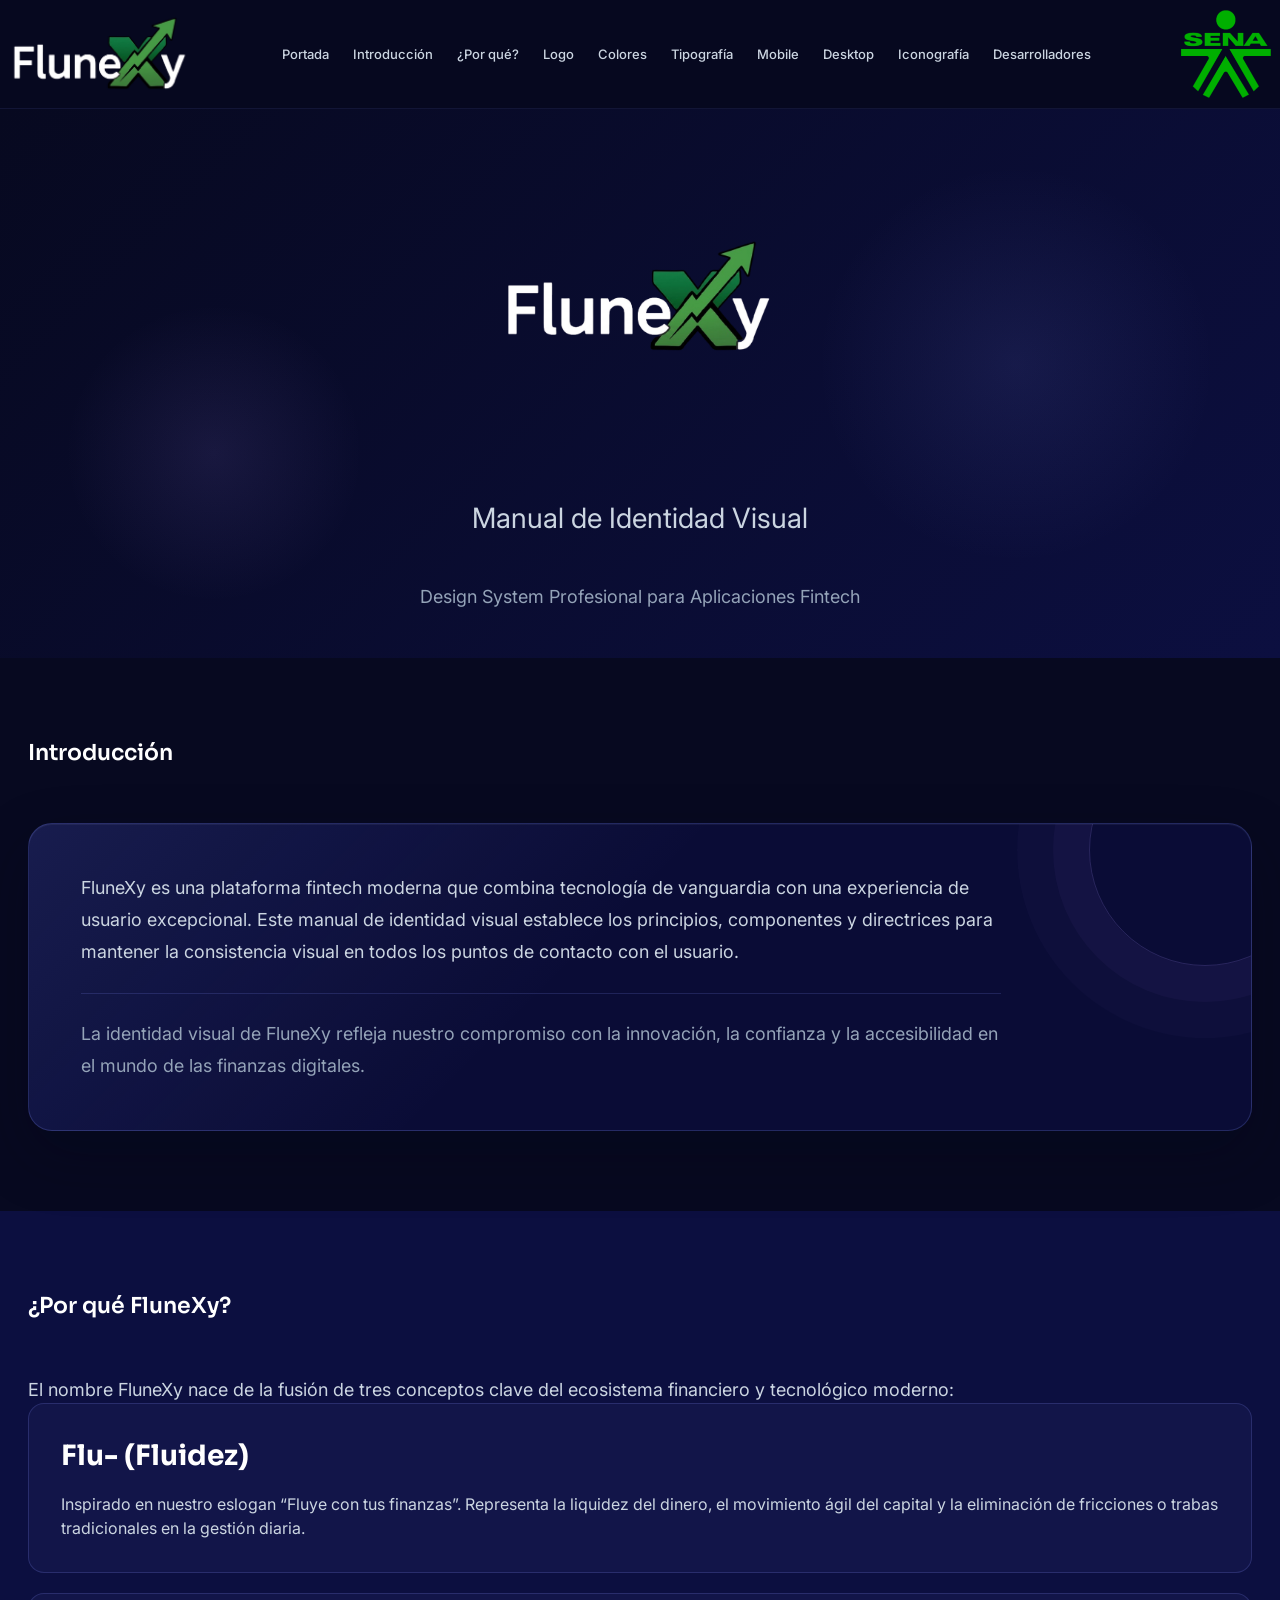
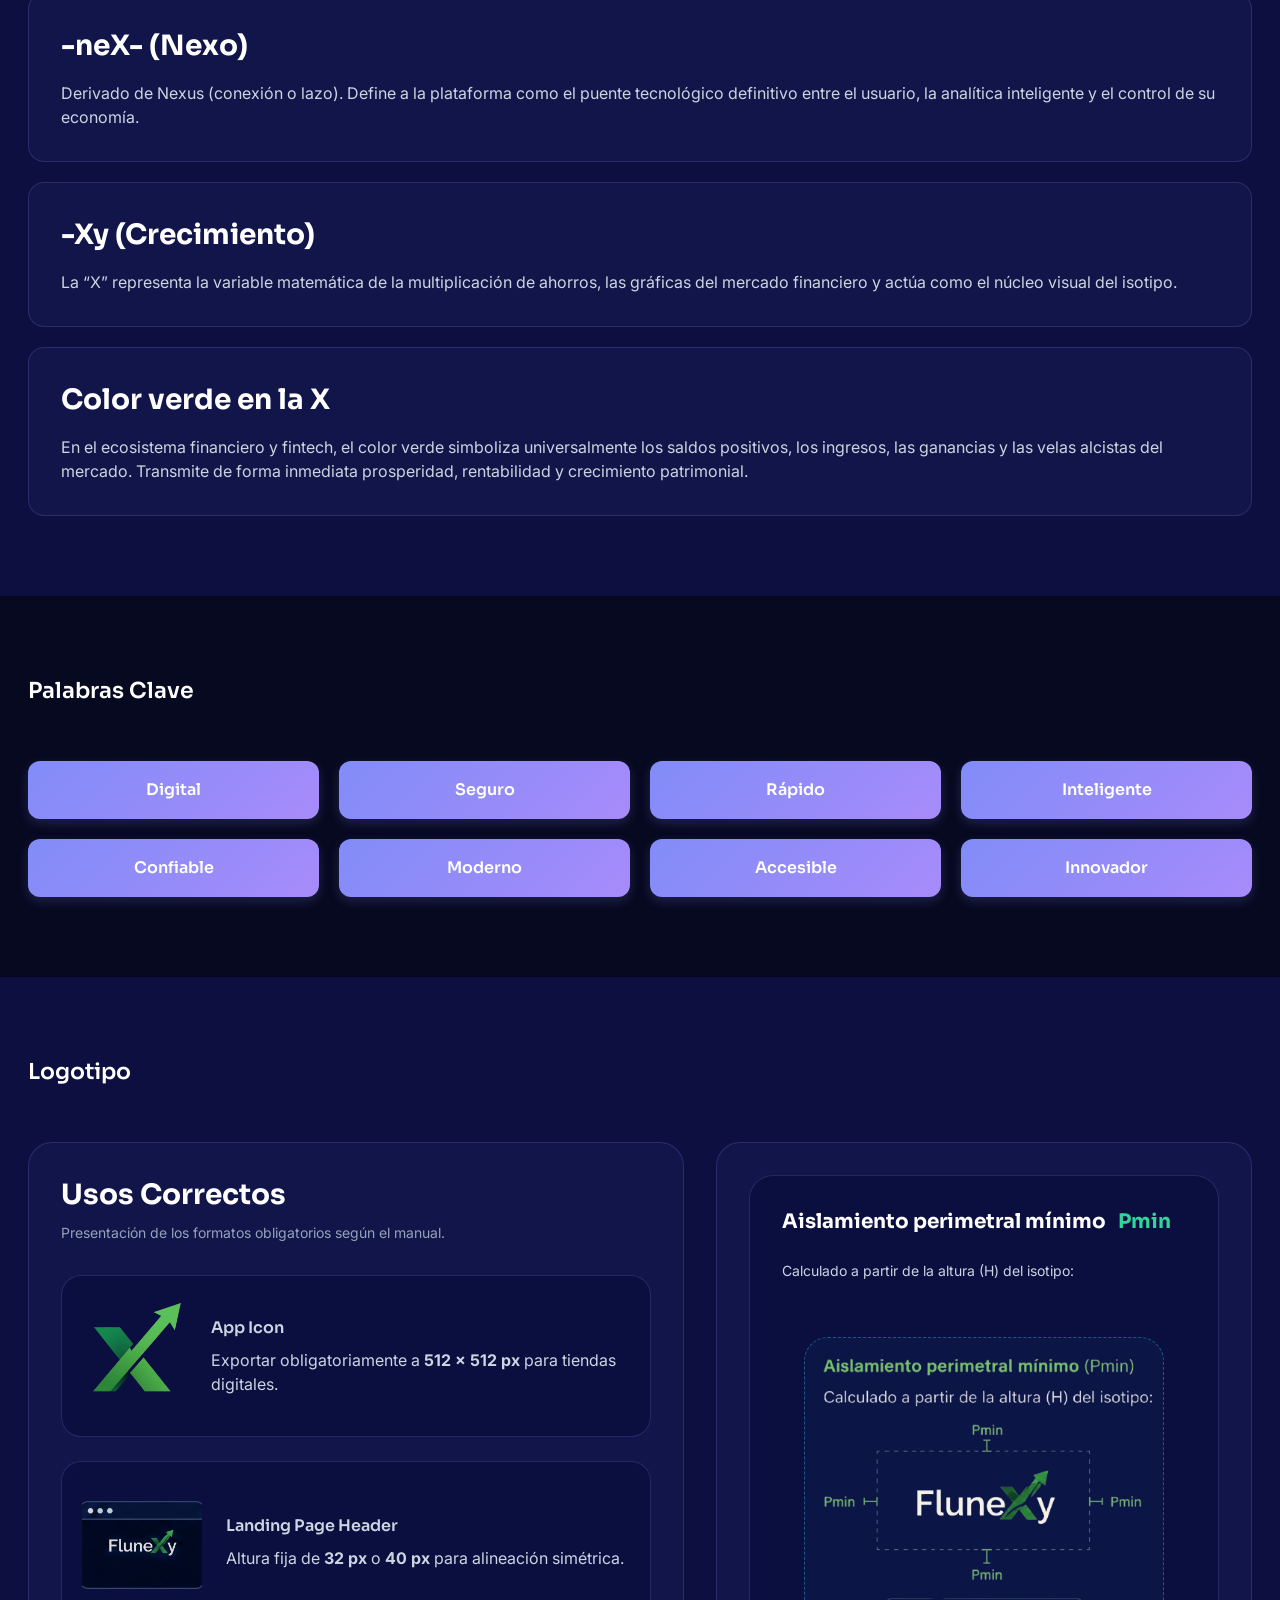
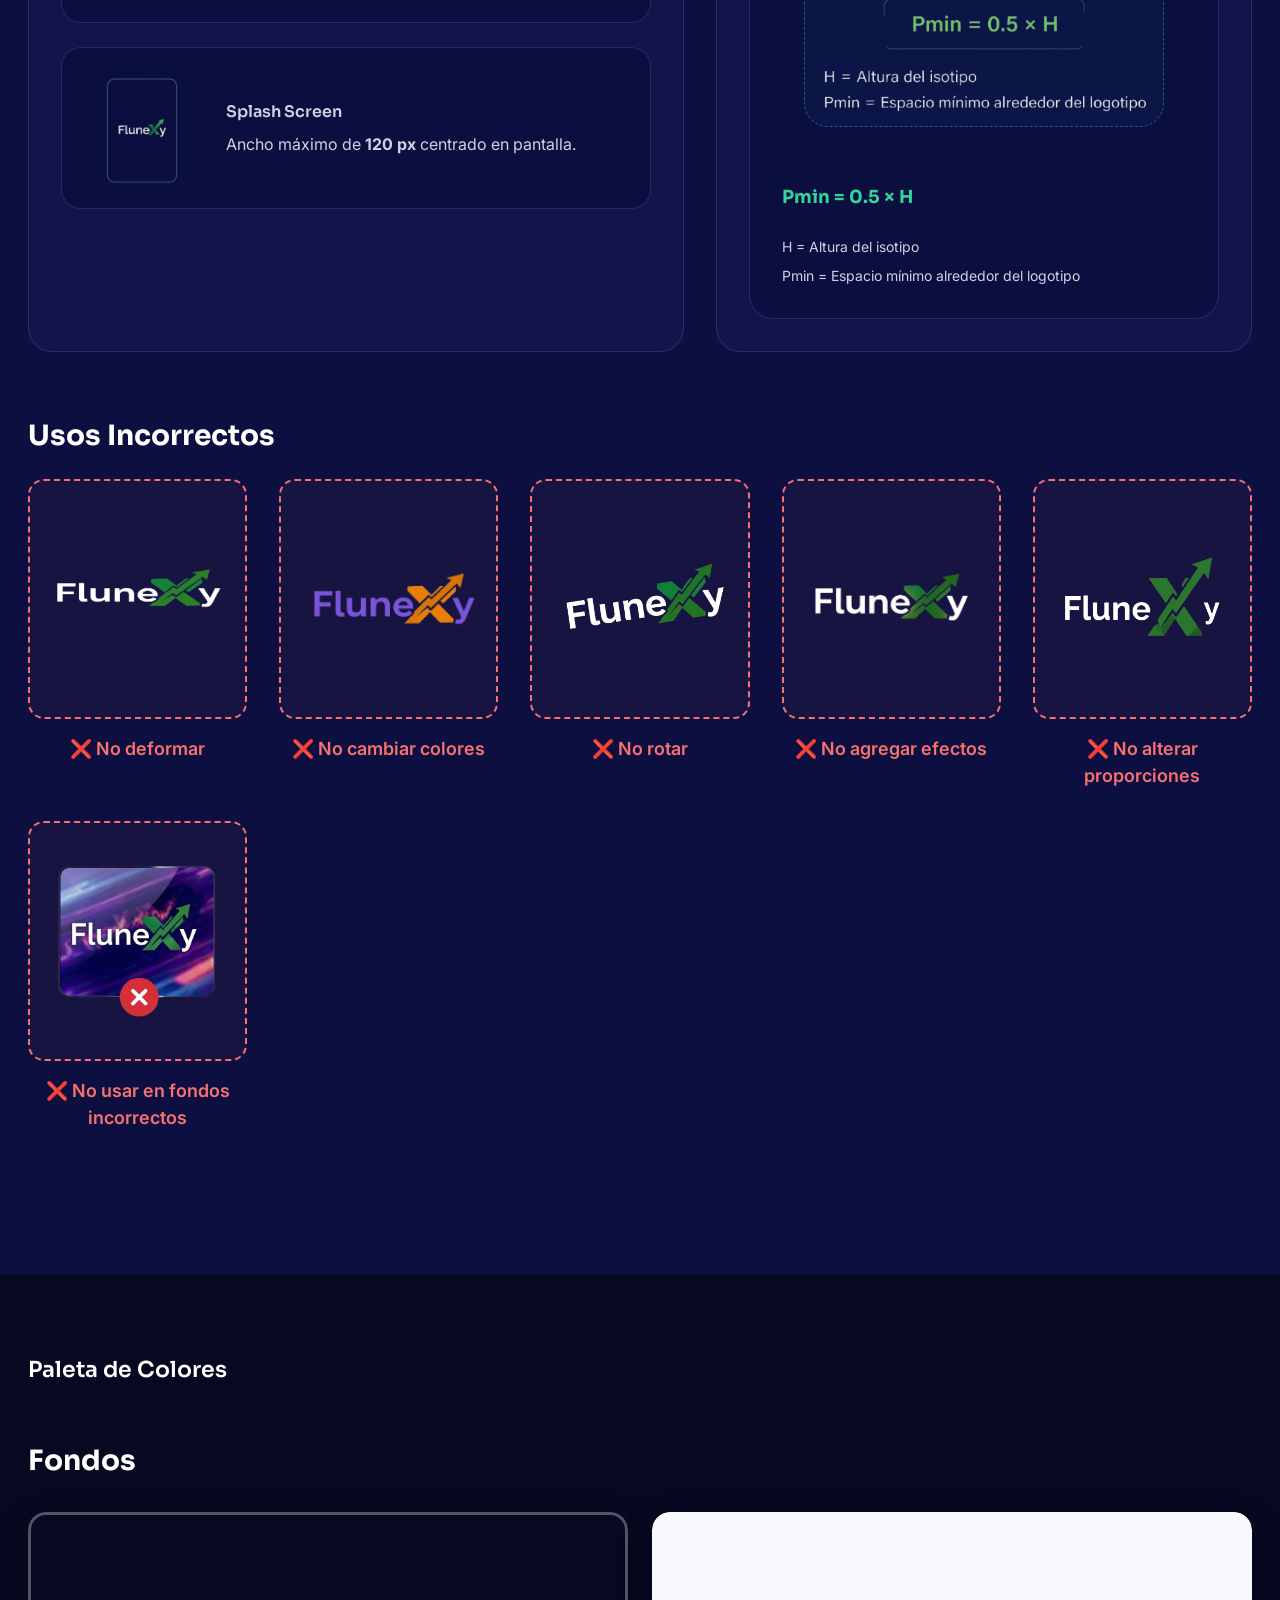
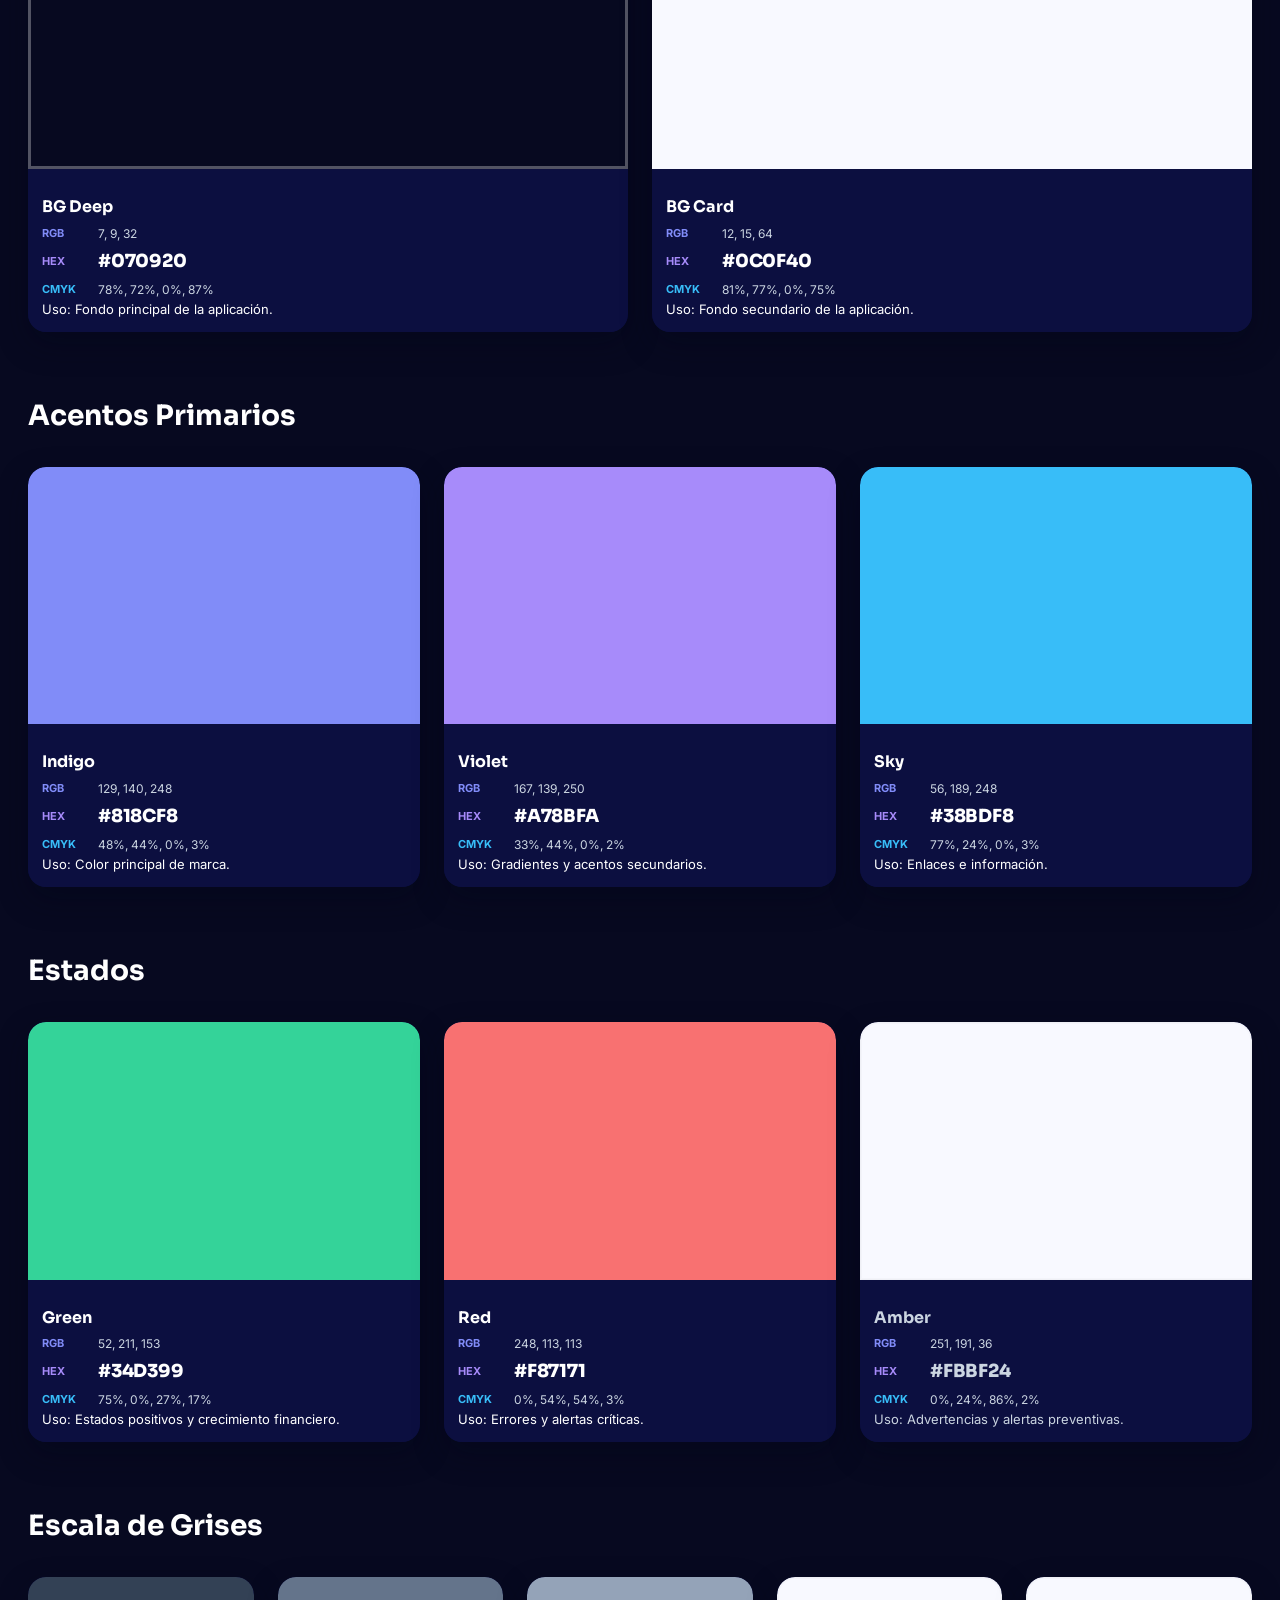
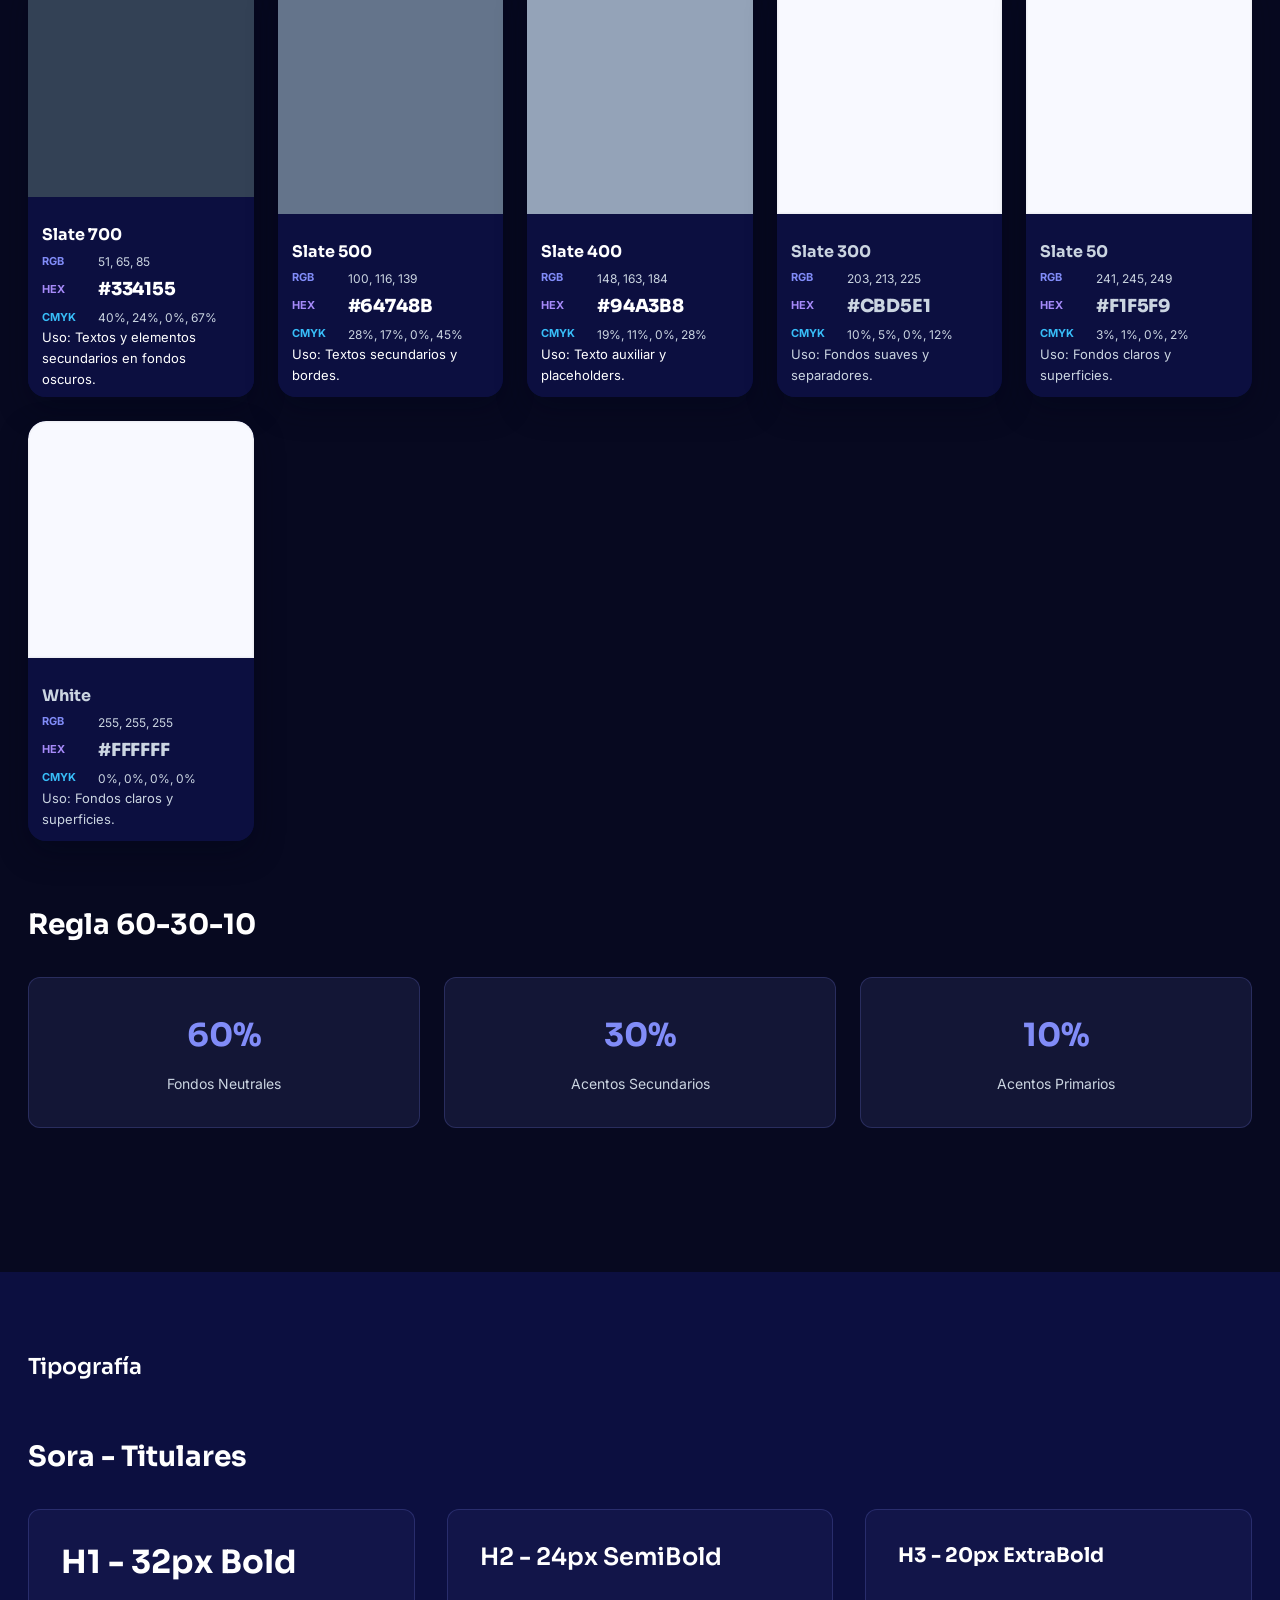
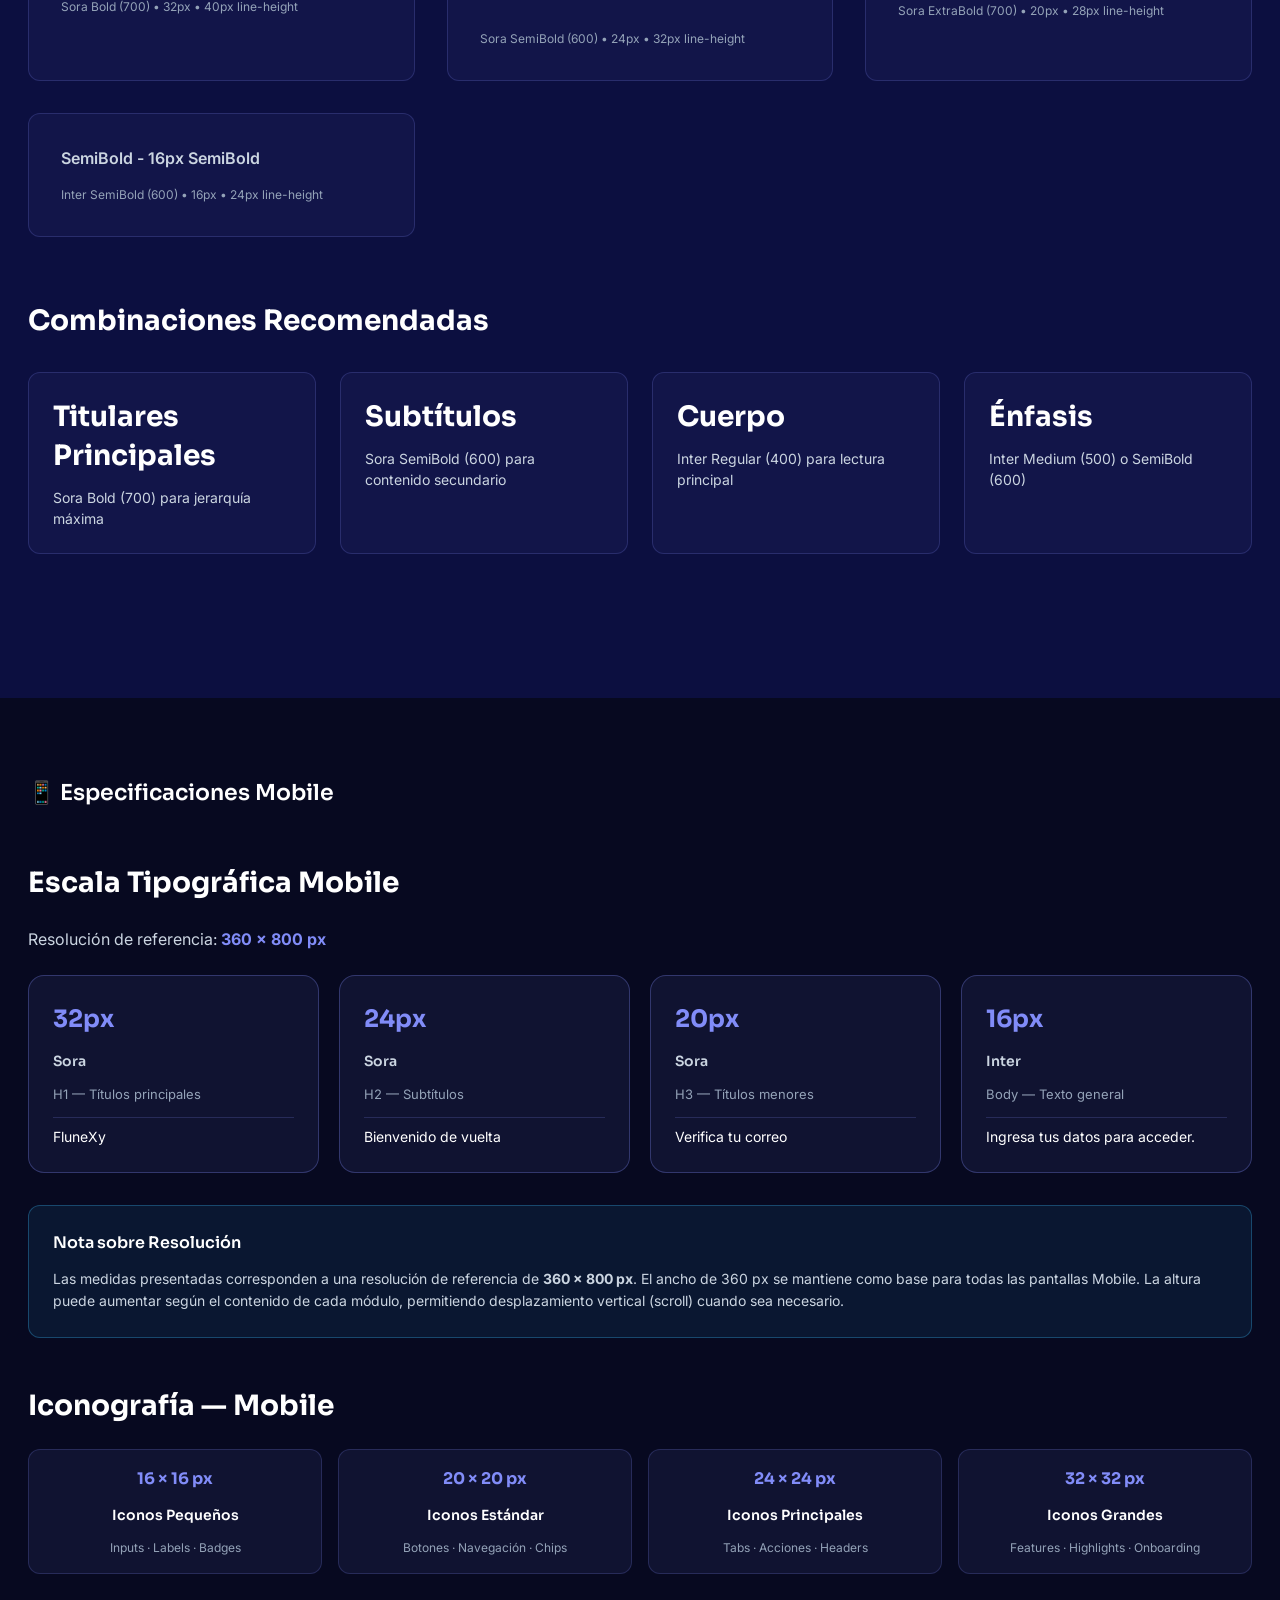
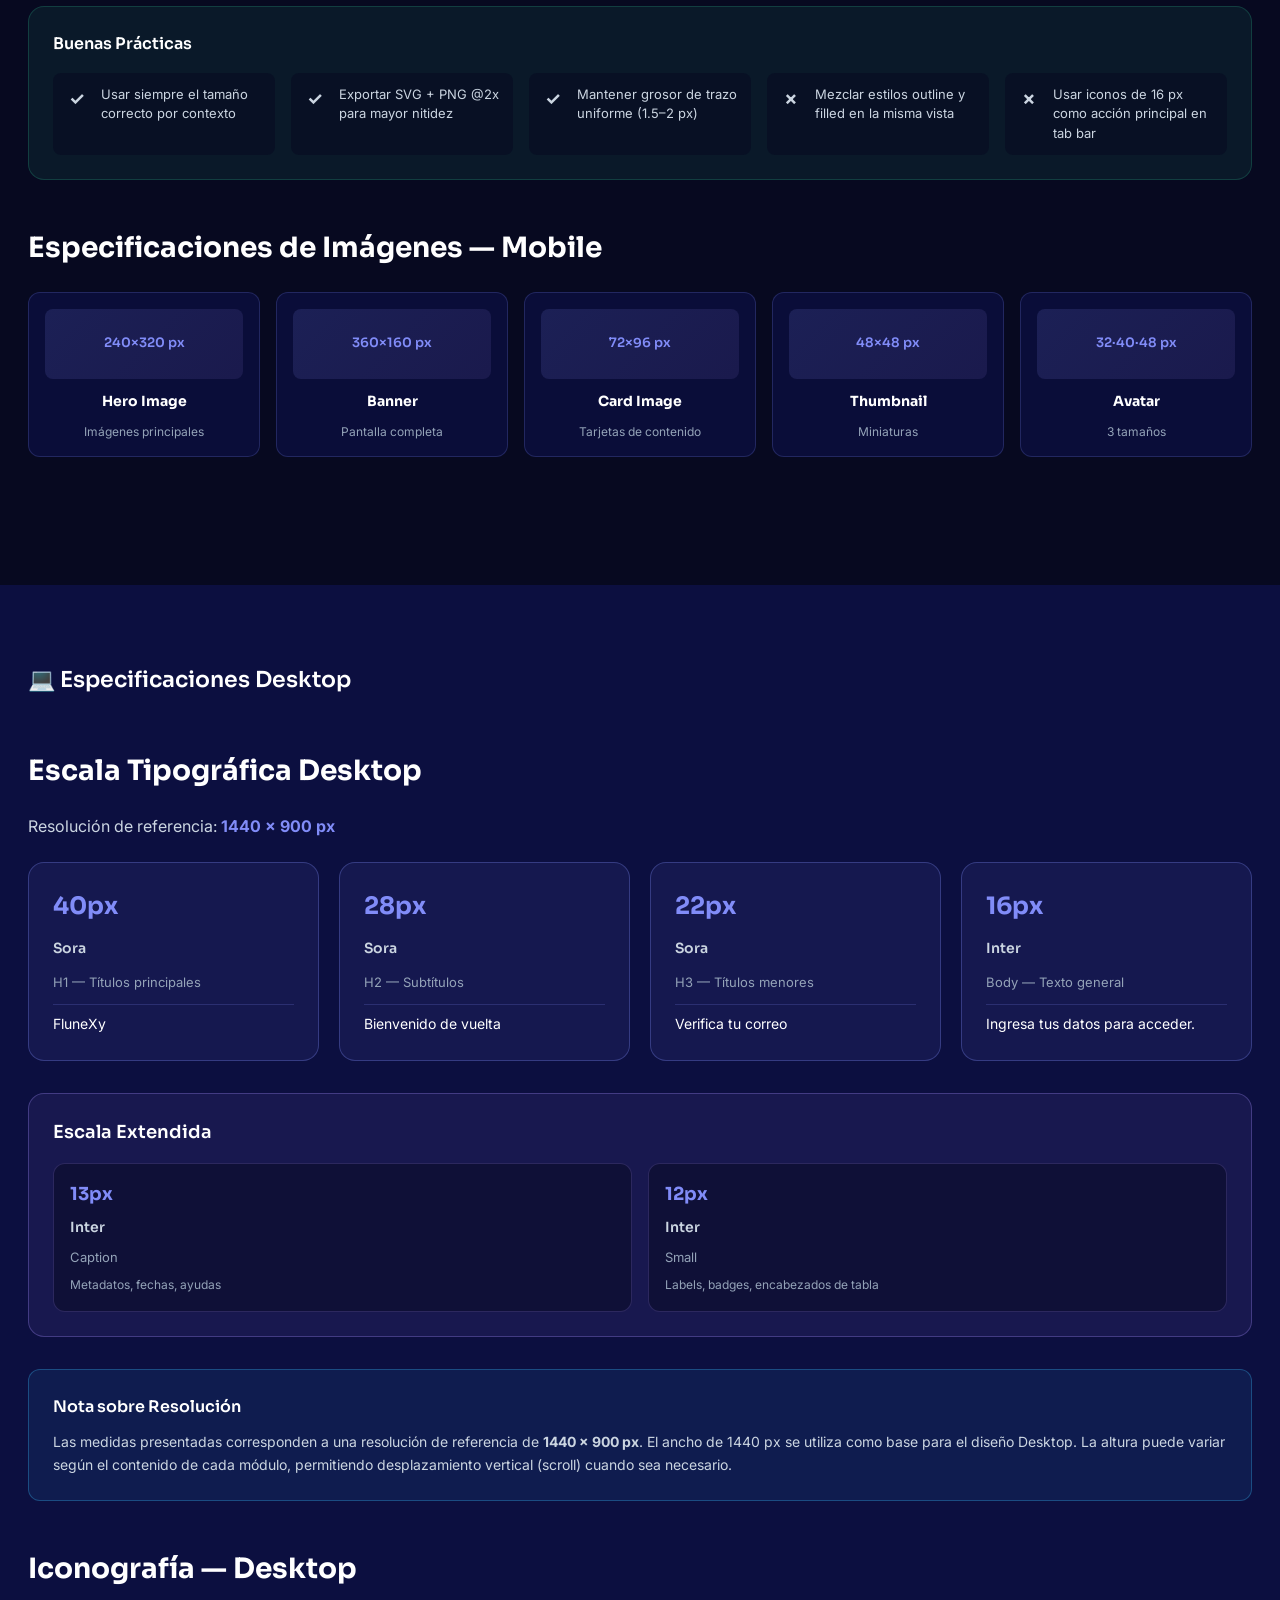
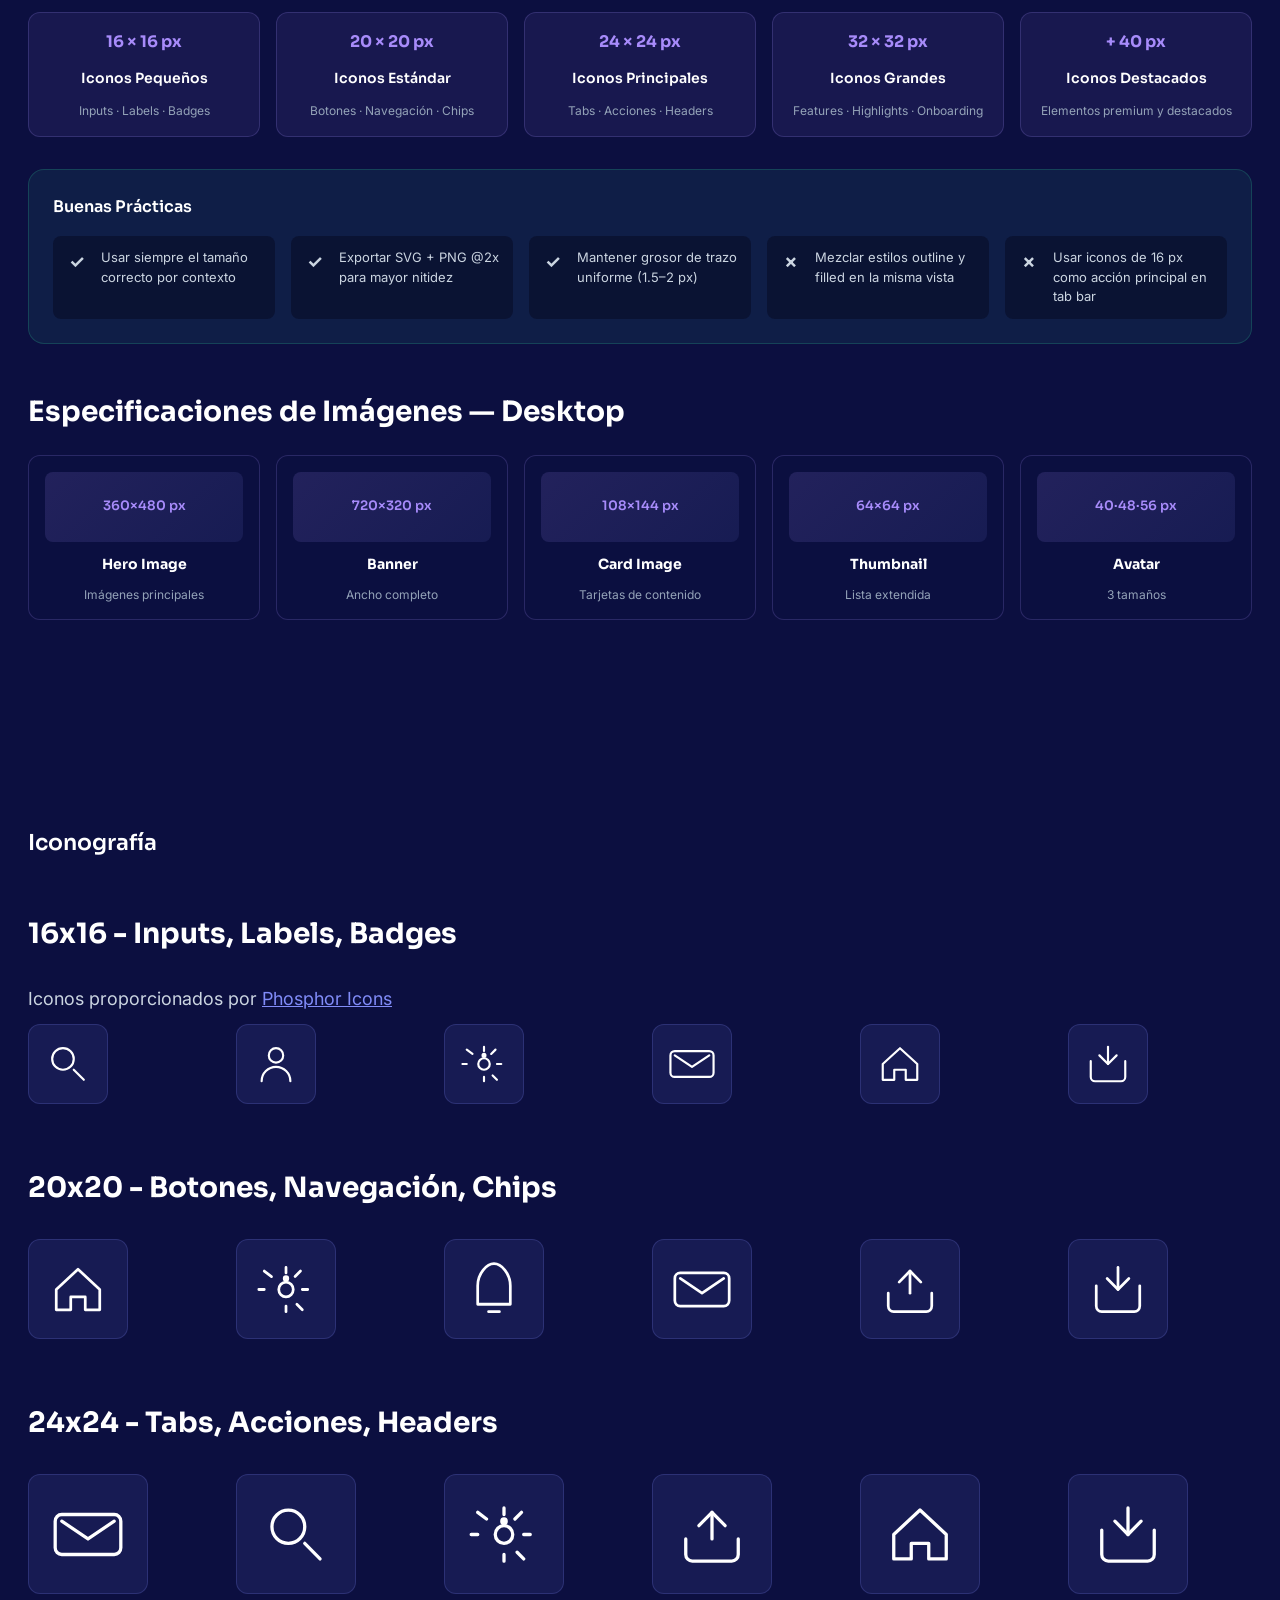
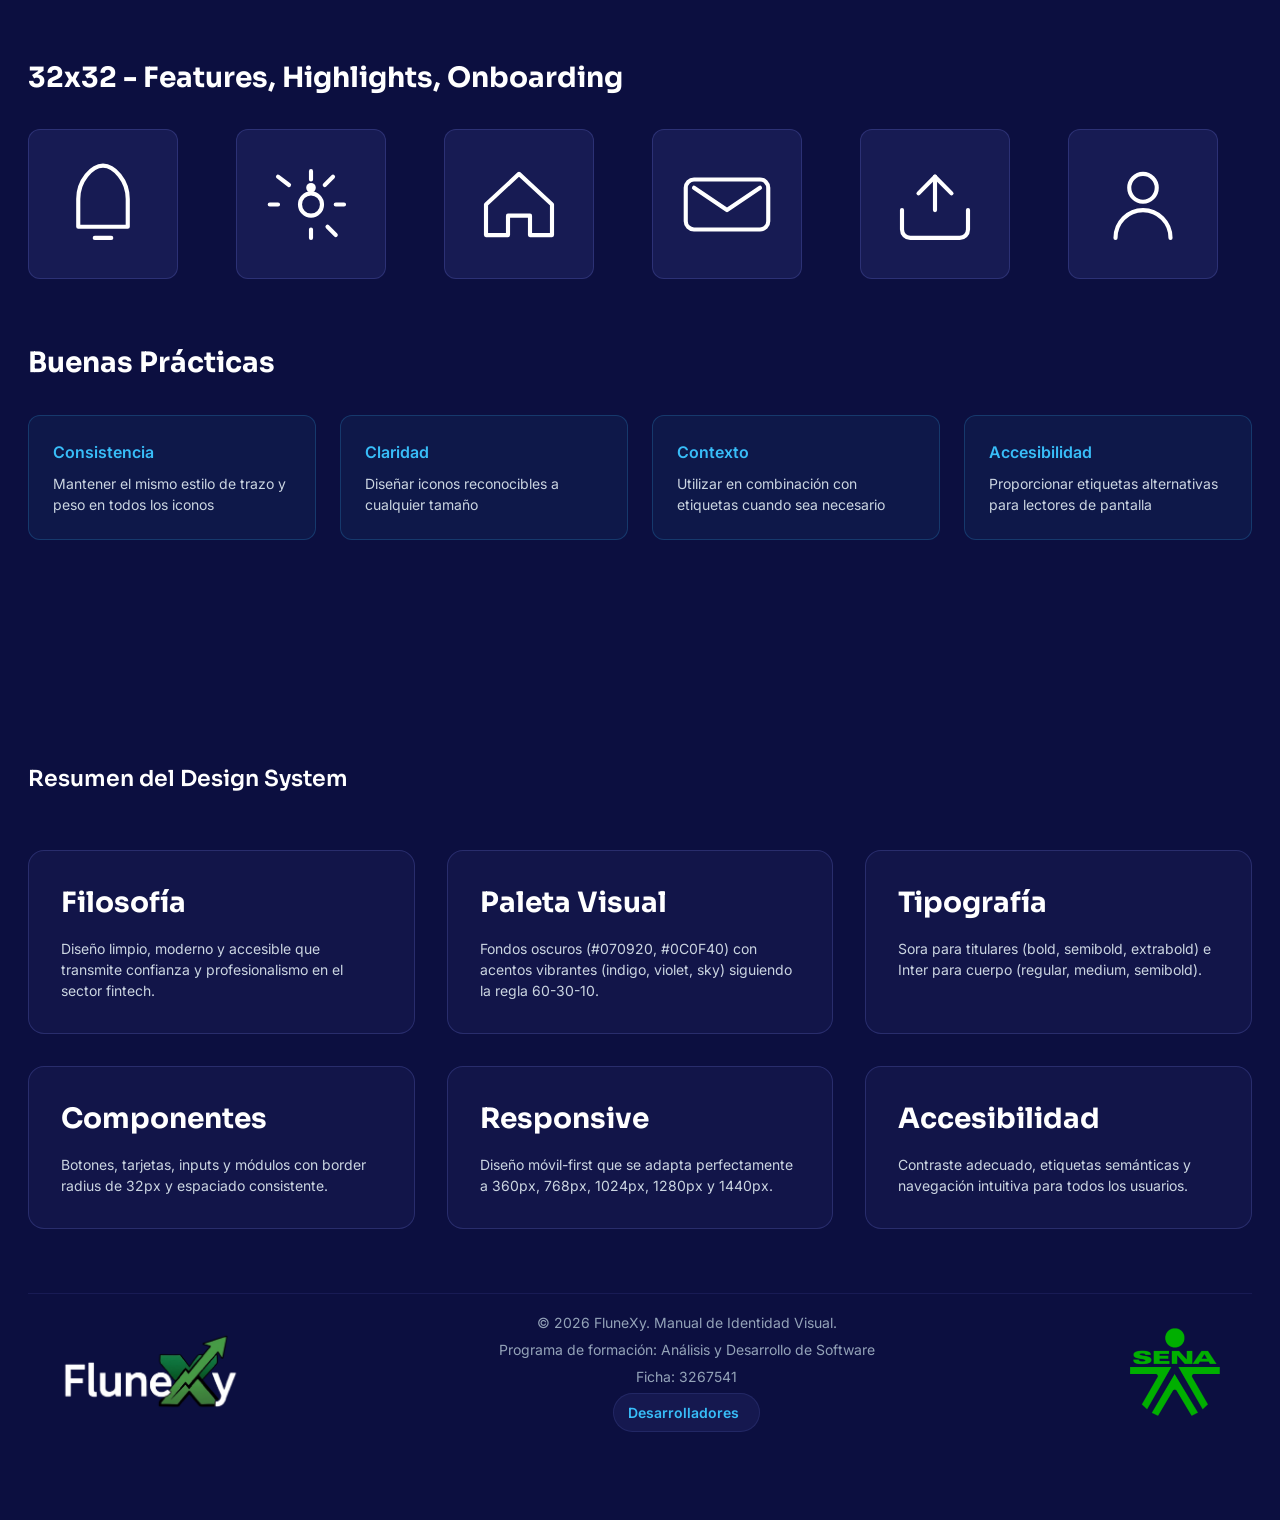
<file: html/index.html>
<!doctype html>
<html lang="es">
  <head>
    <meta charset="UTF-8" />
    <meta name="viewport" content="width=device-width, initial-scale=1.0" />
    <title>FluneXy - Manual de Identidad</title>
    <link rel="preconnect" href="https://fonts.googleapis.com" />
    <link rel="preconnect" href="https://fonts.gstatic.com" crossorigin />
    <link
      href="https://fonts.googleapis.com/css2?family=Sora:wght@400;600;700&family=Inter:wght@400;500;600&display=swap"
      rel="stylesheet"
    />
    <link rel="stylesheet" href="../css/style.css" />
    <link rel="icon" href="/assets/images/App Icon.png" type="image/x-icon">
  </head>
  <body>
    <!-- HEADER -->
    <header class="header">
      <div class="header-container">
        <a class="logo-header" href="#portada" aria-label="Ir al inicio">
          <img
            src="../assets/images/flunexy logo.png"
            alt="FluneXy logo"
            width="48"
            height="48"
          />
        </a>
        <nav class="nav-header">
          <a href="#portada">Portada</a>
          <a href="#introduccion">Introducción</a>
          <a href="#por-que">¿Por qué?</a>
          <a href="#logotipo">Logo</a>
          <a href="#colores">Colores</a>
          <a href="#tipografia">Tipografía</a>
          <a href="#mobile">Mobile</a>
          <a href="#desktop">Desktop</a>
          <a href="#iconografia">Iconografía</a>
          <a href="desarrolladores.html">Desarrolladores</a>
        </nav>
        <img
          class="logo-sena"
          src="../assets/images/logoSena.png"
          alt="SENA logo"
          width="60"
          height="60"
        />
      </div>
    </header>

    <!-- 1. PORTADA -->
    <section id="portada" class="hero">
      <div class="hero-content">
        <div class="logo-hero">
          <img
            src="../assets/images/flunexy logo.png"
            alt="FluneXy logo"
            width="280"
            height="280"
          />
        </div>
        <p class="subtitle">Manual de Identidad Visual</p>
        <p class="description">
          Design System Profesional para Aplicaciones Fintech
        </p>
      </div>
    </section>

    <!-- 2. INTRODUCCIÓN -->
    <section id="introduccion" class="section">
      <div class="container">
        <h2>Introducción</h2>
        <div class="intro-content">
          <div class="intro-text">
            <p>
              FluneXy es una plataforma fintech moderna que combina tecnología
              de vanguardia con una experiencia de usuario excepcional. Este
              manual de identidad visual establece los principios, componentes y
              directrices para mantener la consistencia visual en todos los
              puntos de contacto con el usuario.
            </p>
            <p>
              La identidad visual de FluneXy refleja nuestro compromiso con la
              innovación, la confianza y la accesibilidad en el mundo de las
              finanzas digitales.
            </p>
          </div>
        </div>
      </div>
    </section>

    <!-- 3. ¿POR QUÉ FLUNEXY? -->
    <section id="por-que" class="section bg-card">
      <div class="container">
        <h2>¿Por qué FluneXy?</h2>
        <div class="why-content">
          <p>
            El nombre FluneXy nace de la fusión de tres conceptos clave del
            ecosistema financiero y tecnológico moderno:
          </p>
          <div class="why-list">
            <div class="why-card">
              <h3>Flu- (Fluidez)</h3>
              <p>
                Inspirado en nuestro eslogan “Fluye con tus finanzas”. Representa
                la liquidez del dinero, el movimiento ágil del capital y la
                eliminación de fricciones o trabas tradicionales en la gestión
                diaria.
              </p>
            </div>
            <div class="why-card">
              <h3>-neX- (Nexo)</h3>
              <p>
                Derivado de Nexus (conexión o lazo). Define a la plataforma como
                el puente tecnológico definitivo entre el usuario, la analítica
                inteligente y el control de su economía.
              </p>
            </div>
            <div class="why-card">
              <h3>-Xy (Crecimiento)</h3>
              <p>
                La “X” representa la variable matemática de la multiplicación de
                ahorros, las gráficas del mercado financiero y actúa como el
                núcleo visual del isotipo.
              </p>
            </div>
            <div class="why-card">
              <h3>Color verde en la X</h3>
              <p>
                En el ecosistema financiero y fintech, el color verde simboliza
                universalmente los saldos positivos, los ingresos, las ganancias
                y las velas alcistas del mercado. Transmite de forma inmediata
                prosperidad, rentabilidad y crecimiento patrimonial.
              </p>
            </div>
          </div>
        </div>
      </div>
    </section>

    <!-- 4. PALABRAS CLAVE -->
    <section id="palabras-clave" class="section">
      <div class="container">
        <h2>Palabras Clave</h2>
        <div class="keywords-grid">
          <div class="keyword-badge">Digital</div>
          <div class="keyword-badge">Seguro</div>
          <div class="keyword-badge">Rápido</div>
          <div class="keyword-badge">Inteligente</div>
          <div class="keyword-badge">Confiable</div>
          <div class="keyword-badge">Moderno</div>
          <div class="keyword-badge">Accesible</div>
          <div class="keyword-badge">Innovador</div>
        </div>
      </div>
    </section>

    <!-- 5. LOGOTIPO -->
    <section id="logotipo" class="section bg-card">
      <div class="container">
        <h2>Logotipo</h2>

        <div class="logo-main-grid">
          <div class="logo-main-panel">
            <div class="logo-panel-header">
              <h3>Usos Correctos</h3>
              <p>Presentación de los formatos obligatorios según el manual.</p>
            </div>
            <div class="logo-cards-list">
              <div class="logo-card">
                <div class="logo-preview large">
                  <img
                    src="/assets/images/App Icon.png"
                    alt="Uso correcto 1"
                  />
                </div>
                <div class="logo-card-copy">
                  <p class="logo-card-title">App Icon</p>
                  <p>
                    Exportar obligatoriamente a
                    <strong>512 × 512 px</strong> para tiendas digitales.
                  </p>
                </div>
              </div>
              <div class="logo-card">
                <div class="logo-preview compact">
                  <img
                    src="/assets/images/Landing Page Header.png"
                    alt="Uso correcto 2"
                  />
                </div>
                <div class="logo-card-copy">
                  <p class="logo-card-title">Landing Page Header</p>
                  <p>
                    Altura fija de <strong>32 px</strong> o
                    <strong>40 px</strong> para alineación simétrica.
                  </p>
                </div>
              </div>
              <div class="logo-card">
                <div class="logo-preview small">
                  <img
                    src="/assets/images/Splash screen.png"
                    alt="Uso correcto 3"
                  />
                </div>
                <div class="logo-card-copy">
                  <p class="logo-card-title">Splash Screen</p>
                  <p>
                    Ancho máximo de <strong>120 px</strong> centrado en
                    pantalla.
                  </p>
                </div>
              </div>
            </div>
          </div>
          <div class="logo-main-panel">
            <div class="logo-perimeter-card">
              <h3>Aislamiento perimetral mínimo <span>Pmin</span></h3>
              <p>Calculado a partir de la altura (H) del isotipo:</p>
              <div class="perimeter-diagram">
                <div class="perimeter-border">
                  <img src="../assets/images/Aislamiento perimetral mínimo .png" alt="Aislamiento perimetral mínimo" class="perimeter-image" />
                </div>
              </div>
              <div class="perimeter-formula">Pmin = 0.5 × H</div>
              <div class="perimeter-note">
                <p>H = Altura del isotipo</p>
                <p>Pmin = Espacio mínimo alrededor del logotipo</p>
              </div>
            </div>
          </div>
        </div>

        <!-- Usos Incorrectos -->
        <div class="logo-section">
          <h3>Usos Incorrectos</h3>
          <div class="incorrect-usage-grid">
            <div class="incorrect-usage-card">
              <div class="logo-incorrect">
                <img
                  src="../assets/images/No deformar.png"
                  alt="No deformar"
                />
              </div>
              <p>❌ No deformar</p>
            </div>
            <div class="incorrect-usage-card">
              <div class="logo-incorrect">
                <img
                  src="../assets/images/No cambiar colores .png"
                  alt="No cambiar colores"
                />
              </div>
              <p>❌ No cambiar colores</p>
            </div>
            <div class="incorrect-usage-card">
              <div class="logo-incorrect">
                <img
                  src="../assets/images/No rotar.png"
                  alt="No rotar"
                />
              </div>
              <p>❌ No rotar</p>
            </div>
            <div class="incorrect-usage-card">
              <div class="logo-incorrect">
                <img
                  src="../assets/images/No agregar efectos.png"
                  alt="No agregar efectos"
                />
              </div>
              <p>❌ No agregar efectos</p>
            </div>
            <div class="incorrect-usage-card">
              <div class="logo-incorrect">
                <img
                  src="../assets/images/No alterar proporciones.png"
                  alt="No alterar proporciones"
                />
              </div>
              <p>❌ No alterar proporciones</p>
            </div>
            <div class="incorrect-usage-card">
              <div class="logo-incorrect">
                <img
                  src="../assets/images/no usar en fondos incorrectos.png"
                  alt="No usar en fondos incorrectos"
                />
              </div>
              <p>❌ No usar en fondos incorrectos</p>
            </div>
          </div>
        </div>
      </div>
    </section>

    <!-- 6. PALETA DE COLORES -->
    <section id="colores" class="section">
      <div class="container">
        <h2>Paleta de Colores</h2>

        <div class="colors-subsection">
          <h3>Fondos</h3>
          <div class="color-grid">
            <div class="color-card dark-bg-card">
              <div class="color-top" style="background-color: #070920;" data-contrast="dark" aria-hidden="true"></div>
              <div class="color-bottom">
                <div class="color-divider" aria-hidden="true"></div>
                <div class="color-meta">
                  <div class="color-name">BG Deep</div>
                  <div class="tech-table">
                    <div class="tech-row"><span class="tech-label rgb">RGB</span><span class="tech-value">7, 9, 32</span></div>
                    <div class="tech-row"><span class="tech-label hex">HEX</span><span class="tech-value hex-value">#070920</span></div>
                    <div class="tech-row"><span class="tech-label cmyk">CMYK</span><span class="tech-value">78%, 72%, 0%, 87%</span></div>
                  </div>
                  <div class="color-use">Uso: Fondo principal de la aplicación.</div>
                </div>
              </div>
            </div>

            <div class="color-card">
              <div class="color-top" style="background-color: #F8F9FF
;" data-contrast="dark" aria-hidden="true"></div>
              <div class="color-bottom">
                <div class="color-divider" aria-hidden="true"></div>
                <div class="color-meta">
                  <div class="color-name">BG Card</div>
                  <div class="tech-table">
                    <div class="tech-row"><span class="tech-label rgb">RGB</span><span class="tech-value">12, 15, 64</span></div>
                    <div class="tech-row"><span class="tech-label hex">HEX</span><span class="tech-value hex-value">#0C0F40</span></div>
                    <div class="tech-row"><span class="tech-label cmyk">CMYK</span><span class="tech-value">81%, 77%, 0%, 75%</span></div>
                  </div>
                  <div class="color-use">Uso: Fondo secundario de la aplicación.</div>
                </div>
              </div>
            </div>
          </div>
        </div>

        <div class="colors-subsection">
          <h3>Acentos Primarios</h3>
          <div class="color-grid">
            <div class="color-card">
              <div class="color-top" style="background-color: #818CF8;" data-contrast="dark" aria-hidden="true"></div>
              <div class="color-bottom">
                <div class="color-divider" aria-hidden="true"></div>
                <div class="color-meta">
                  <div class="color-name">Indigo</div>
                  <div class="tech-table">
                    <div class="tech-row"><span class="tech-label rgb">RGB</span><span class="tech-value">129, 140, 248</span></div>
                    <div class="tech-row"><span class="tech-label hex">HEX</span><span class="tech-value hex-value">#818CF8</span></div>
                    <div class="tech-row"><span class="tech-label cmyk">CMYK</span><span class="tech-value">48%, 44%, 0%, 3%</span></div>
                  </div>
                  <div class="color-use">Uso: Color principal de marca.</div>
                </div>
              </div>
            </div>

            <div class="color-card">
              <div class="color-top" style="background-color: #A78BFA;" data-contrast="dark" aria-hidden="true"></div>
              <div class="color-bottom">
                <div class="color-divider" aria-hidden="true"></div>
                <div class="color-meta">
                  <div class="color-name">Violet</div>
                  <div class="tech-table">
                    <div class="tech-row"><span class="tech-label rgb">RGB</span><span class="tech-value">167, 139, 250</span></div>
                    <div class="tech-row"><span class="tech-label hex">HEX</span><span class="tech-value hex-value">#A78BFA</span></div>
                    <div class="tech-row"><span class="tech-label cmyk">CMYK</span><span class="tech-value">33%, 44%, 0%, 2%</span></div>
                  </div>
                  <div class="color-use">Uso: Gradientes y acentos secundarios.</div>
                </div>
              </div>
            </div>

            <div class="color-card">
              <div class="color-top" style="background-color: #38BDF8;" data-contrast="dark" aria-hidden="true"></div>
              <div class="color-bottom">
                <div class="color-divider" aria-hidden="true"></div>
                <div class="color-meta">
                  <div class="color-name">Sky</div>
                  <div class="tech-table">
                    <div class="tech-row"><span class="tech-label rgb">RGB</span><span class="tech-value">56, 189, 248</span></div>
                    <div class="tech-row"><span class="tech-label hex">HEX</span><span class="tech-value hex-value">#38BDF8</span></div>
                    <div class="tech-row"><span class="tech-label cmyk">CMYK</span><span class="tech-value">77%, 24%, 0%, 3%</span></div>
                  </div>
                  <div class="color-use">Uso: Enlaces e información.</div>
                </div>
              </div>
            </div>
          </div>
        </div>

        <div class="colors-subsection">
          <h3>Estados</h3>
          <div class="color-grid">
            <div class="color-card">
              <div class="color-top" style="background-color: #34D399;" data-contrast="dark" aria-hidden="true"></div>
              <div class="color-bottom">
                <div class="color-divider" aria-hidden="true"></div>
                <div class="color-meta">
                  <div class="color-name">Green</div>
                  <div class="tech-table">
                    <div class="tech-row"><span class="tech-label rgb">RGB</span><span class="tech-value">52, 211, 153</span></div>
                    <div class="tech-row"><span class="tech-label hex">HEX</span><span class="tech-value hex-value">#34D399</span></div>
                    <div class="tech-row"><span class="tech-label cmyk">CMYK</span><span class="tech-value">75%, 0%, 27%, 17%</span></div>
                  </div>
                  <div class="color-use">Uso: Estados positivos y crecimiento financiero.</div>
                </div>
              </div>
            </div>

            <div class="color-card">
              <div class="color-top" style="background-color: #F87171;" data-contrast="dark" aria-hidden="true"></div>
              <div class="color-bottom">
                <div class="color-divider" aria-hidden="true"></div>
                <div class="color-meta">
                  <div class="color-name">Red</div>
                  <div class="tech-table">
                    <div class="tech-row"><span class="tech-label rgb">RGB</span><span class="tech-value">248, 113, 113</span></div>
                    <div class="tech-row"><span class="tech-label hex">HEX</span><span class="tech-value hex-value">#F87171</span></div>
                    <div class="tech-row"><span class="tech-label cmyk">CMYK</span><span class="tech-value">0%, 54%, 54%, 3%</span></div>
                  </div>
                  <div class="color-use">Uso: Errores y alertas críticas.</div>
                </div>
              </div>
            </div>

            <div class="color-card">
              <div class="color-top" style="background-color: #FBBF24;" data-contrast="light" aria-hidden="true"></div>
              <div class="color-bottom">
                <div class="color-divider" aria-hidden="true"></div>
                <div class="color-meta">
                  <div class="color-name">Amber</div>
                  <div class="tech-table">
                    <div class="tech-row"><span class="tech-label rgb">RGB</span><span class="tech-value">251, 191, 36</span></div>
                    <div class="tech-row"><span class="tech-label hex">HEX</span><span class="tech-value hex-value">#FBBF24</span></div>
                    <div class="tech-row"><span class="tech-label cmyk">CMYK</span><span class="tech-value">0%, 24%, 86%, 2%</span></div>
                  </div>
                  <div class="color-use">Uso: Advertencias y alertas preventivas.</div>
                </div>
              </div>
            </div>
          </div>
        </div>

        <div class="colors-subsection">
          <h3>Escala de Grises</h3>
          <div class="color-grid">
            <div class="color-card">
              <div class="color-top" style="background-color: #334155;" data-contrast="dark" aria-hidden="true"></div>
              <div class="color-bottom">
                <div class="color-divider" aria-hidden="true"></div>
                <div class="color-meta">
                  <div class="color-name">Slate 700</div>
                  <div class="tech-table">
                    <div class="tech-row"><span class="tech-label rgb">RGB</span><span class="tech-value">51, 65, 85</span></div>
                    <div class="tech-row"><span class="tech-label hex">HEX</span><span class="tech-value hex-value">#334155</span></div>
                    <div class="tech-row"><span class="tech-label cmyk">CMYK</span><span class="tech-value">40%, 24%, 0%, 67%</span></div>
                  </div>
                  <div class="color-use">Uso: Textos y elementos secundarios en fondos oscuros.</div>
                </div>
              </div>
            </div>

            <div class="color-card">
              <div class="color-top" style="background-color: #64748B;" data-contrast="dark" aria-hidden="true"></div>
              <div class="color-bottom">
                <div class="color-divider" aria-hidden="true"></div>
                <div class="color-meta">
                  <div class="color-name">Slate 500</div>
                  <div class="tech-table">
                    <div class="tech-row"><span class="tech-label rgb">RGB</span><span class="tech-value">100, 116, 139</span></div>
                    <div class="tech-row"><span class="tech-label hex">HEX</span><span class="tech-value hex-value">#64748B</span></div>
                    <div class="tech-row"><span class="tech-label cmyk">CMYK</span><span class="tech-value">28%, 17%, 0%, 45%</span></div>
                  </div>
                  <div class="color-use">Uso: Textos secundarios y bordes.</div>
                </div>
              </div>
            </div>

            <div class="color-card">
              <div class="color-top" style="background-color: #94A3B8;" data-contrast="dark" aria-hidden="true"></div>
              <div class="color-bottom">
                <div class="color-divider" aria-hidden="true"></div>
                <div class="color-meta">
                  <div class="color-name">Slate 400</div>
                  <div class="tech-table">
                    <div class="tech-row"><span class="tech-label rgb">RGB</span><span class="tech-value">148, 163, 184</span></div>
                    <div class="tech-row"><span class="tech-label hex">HEX</span><span class="tech-value hex-value">#94A3B8</span></div>
                    <div class="tech-row"><span class="tech-label cmyk">CMYK</span><span class="tech-value">19%, 11%, 0%, 28%</span></div>
                  </div>
                  <div class="color-use">Uso: Texto auxiliar y placeholders.</div>
                </div>
              </div>
            </div>

            <div class="color-card">
              <div class="color-top" style="background-color: #CBD5E1;" data-contrast="light" aria-hidden="true"></div>
              <div class="color-bottom">
                <div class="color-divider" aria-hidden="true"></div>
                <div class="color-meta">
                  <div class="color-name">Slate 300</div>
                  <div class="tech-table">
                    <div class="tech-row"><span class="tech-label rgb">RGB</span><span class="tech-value">203, 213, 225</span></div>
                    <div class="tech-row"><span class="tech-label hex">HEX</span><span class="tech-value hex-value">#CBD5E1</span></div>
                    <div class="tech-row"><span class="tech-label cmyk">CMYK</span><span class="tech-value">10%, 5%, 0%, 12%</span></div>
                  </div>
                  <div class="color-use">Uso: Fondos suaves y separadores.</div>
                </div>
              </div>
            </div>

            <div class="color-card">
              <div class="color-top" style="background-color: #F1F5F9;" data-contrast="light" aria-hidden="true"></div>
              <div class="color-bottom">
                <div class="color-divider" aria-hidden="true"></div>
                <div class="color-meta">
                  <div class="color-name">Slate 50</div>
                  <div class="tech-table">
                    <div class="tech-row"><span class="tech-label rgb">RGB</span><span class="tech-value">241, 245, 249</span></div>
                    <div class="tech-row"><span class="tech-label hex">HEX</span><span class="tech-value hex-value">#F1F5F9</span></div>
                    <div class="tech-row"><span class="tech-label cmyk">CMYK</span><span class="tech-value">3%, 1%, 0%, 2%</span></div>
                  </div>
                  <div class="color-use">Uso: Fondos claros y superficies.</div>
                </div>
              </div>
            </div>

            <div class="color-card">
              <div class="color-top" style="background-color: #FFFFFF;" data-contrast="light" aria-hidden="true"></div>
              <div class="color-bottom">
                <div class="color-divider" aria-hidden="true"></div>
                <div class="color-meta">
                  <div class="color-name">White</div>
                  <div class="tech-table">
                    <div class="tech-row"><span class="tech-label rgb">RGB</span><span class="tech-value">255, 255, 255</span></div>
                    <div class="tech-row"><span class="tech-label hex">HEX</span><span class="tech-value hex-value">#FFFFFF</span></div>
                    <div class="tech-row"><span class="tech-label cmyk">CMYK</span><span class="tech-value">0%, 0%, 0%, 0%</span></div>
                  </div>
                  <div class="color-use">Uso: Fondos claros y superficies.</div>
                </div>
              </div>
            </div>
          </div>
        </div>

        <div class="colors-subsection">
          <h3>Regla 60-30-10</h3>
          <div class="ratio-explanation">
            <div class="ratio-item">
              <span class="ratio-percent">60%</span>
              <span class="ratio-name">Fondos Neutrales</span>
            </div>
            <div class="ratio-item">
              <span class="ratio-percent">30%</span>
              <span class="ratio-name">Acentos Secundarios</span>
            </div>
            <div class="ratio-item">
              <span class="ratio-percent">10%</span>
              <span class="ratio-name">Acentos Primarios</span>
            </div>
          </div>
        </div>
      </div>
    </section>

    <!-- 7. TIPOGRAFÍA -->
    <section id="tipografia" class="section bg-card">
      <div class="container">
        <h2>Tipografía</h2>

        <div class="typography-subsection">
          <h3>Sora - Titulares</h3>
          <div class="typography-showcase">
            <div class="typography-example">
              <h1 class="example-h1">H1 - 32px Bold</h1>
              <p class="spec">Sora Bold (700) • 32px • 40px line-height</p>
            </div>
            <div class="typography-example">
              <h2 class="example-h2">H2 - 24px SemiBold</h2>
              <p class="spec">Sora SemiBold (600) • 24px • 32px line-height</p>
            </div>
            <div class="typography-example">
              <h3 class="example-h3">H3 - 20px ExtraBold</h3>
              <p class="spec">Sora ExtraBold (700) • 20px • 28px line-height</p>
            </div>
            <div class="typography-example">
              <p class="example-semibold">SemiBold - 16px SemiBold</p>
              <p class="spec">Inter SemiBold (600) • 16px • 24px line-height</p>
            </div>
          </div>
        </div>

        <div class="typography-subsection">
          <h3>Combinaciones Recomendadas</h3>
          <div class="combinations-grid">
            <div class="combination-card">
              <h3>Titulares Principales</h3>
              <p class="body-text">Sora Bold (700) para jerarquía máxima</p>
            </div>
            <div class="combination-card">
              <h3>Subtítulos</h3>
              <p class="body-text">
                Sora SemiBold (600) para contenido secundario
              </p>
            </div>
            <div class="combination-card">
              <h3>Cuerpo</h3>
              <p class="body-text">
                Inter Regular (400) para lectura principal
              </p>
            </div>
            <div class="combination-card">
              <h3>Énfasis</h3>
              <p class="body-text">Inter Medium (500) o SemiBold (600)</p>
            </div>
          </div>
        </div>
      </div>
    </section>

    <!-- 8. ESPECIFICACIONES MOBILE -->
    <section id="mobile" class="section">
      <div class="container">
        <h2>📱 Especificaciones Mobile</h2>

        <div class="specs-subsection">
          <h3>Escala Tipográfica Mobile</h3>
          <p class="specs-intro">Resolución de referencia: <strong>360 × 800 px</strong></p>
          <div class="typography-specs-grid">
            <div class="typography-spec-card">
              <div class="spec-size">32px</div>
              <div class="spec-font">Sora</div>
              <div class="spec-usage">H1 — Títulos principales</div>
              <div class="spec-example">FluneXy</div>
            </div>
            <div class="typography-spec-card">
              <div class="spec-size">24px</div>
              <div class="spec-font">Sora</div>
              <div class="spec-usage">H2 — Subtítulos</div>
              <div class="spec-example">Bienvenido de vuelta</div>
            </div>
            <div class="typography-spec-card">
              <div class="spec-size">20px</div>
              <div class="spec-font">Sora</div>
              <div class="spec-usage">H3 — Títulos menores</div>
              <div class="spec-example">Verifica tu correo</div>
            </div>
            <div class="typography-spec-card">
              <div class="spec-size">16px</div>
              <div class="spec-font">Inter</div>
              <div class="spec-usage">Body — Texto general</div>
              <div class="spec-example">Ingresa tus datos para acceder.</div>
            </div>
          </div>
          <div class="specs-note">
            <h4>Nota sobre Resolución</h4>
            <p>Las medidas presentadas corresponden a una resolución de referencia de <strong>360 × 800 px</strong>. El ancho de 360 px se mantiene como base para todas las pantallas Mobile. La altura puede aumentar según el contenido de cada módulo, permitiendo desplazamiento vertical (scroll) cuando sea necesario.</p>
          </div>
        </div>

        <div class="specs-subsection">
          <h3>Iconografía — Mobile</h3>
          <div class="icon-specs-mobile-grid">
            <div class="icon-spec-mobile-card">
              <div class="icon-spec-size">16 × 16 px</div>
              <div class="icon-spec-name">Iconos Pequeños</div>
              <div class="icon-spec-context">Inputs · Labels · Badges</div>
            </div>
            <div class="icon-spec-mobile-card">
              <div class="icon-spec-size">20 × 20 px</div>
              <div class="icon-spec-name">Iconos Estándar</div>
              <div class="icon-spec-context">Botones · Navegación · Chips</div>
            </div>
            <div class="icon-spec-mobile-card">
              <div class="icon-spec-size">24 × 24 px</div>
              <div class="icon-spec-name">Iconos Principales</div>
              <div class="icon-spec-context">Tabs · Acciones · Headers</div>
            </div>
            <div class="icon-spec-mobile-card">
              <div class="icon-spec-size">32 × 32 px</div>
              <div class="icon-spec-name">Iconos Grandes</div>
              <div class="icon-spec-context">Features · Highlights · Onboarding</div>
            </div>
          </div>
          <div class="icon-practices-mobile">
            <h4>Buenas Prácticas</h4>
            <div class="practices-mobile-grid">
              <div class="practice-item">
                <span class="practice-icon">✓</span>
                <p>Usar siempre el tamaño correcto por contexto</p>
              </div>
              <div class="practice-item">
                <span class="practice-icon">✓</span>
                <p>Exportar SVG + PNG @2x para mayor nitidez</p>
              </div>
              <div class="practice-item">
                <span class="practice-icon">✓</span>
                <p>Mantener grosor de trazo uniforme (1.5–2 px)</p>
              </div>
              <div class="practice-item">
                <span class="practice-icon">✗</span>
                <p>Mezclar estilos outline y filled en la misma vista</p>
              </div>
              <div class="practice-item">
                <span class="practice-icon">✗</span>
                <p>Usar iconos de 16 px como acción principal en tab bar</p>
              </div>
            </div>
          </div>
        </div>

        <div class="specs-subsection">
          <h3>Especificaciones de Imágenes — Mobile</h3>
          <div class="image-specs-mobile-grid">
            <div class="image-spec-mobile-card">
              <div class="image-placeholder-mobile">
                <span>240×320 px</span>
              </div>
              <p><strong>Hero Image</strong></p>
              <small>Imágenes principales</small>
            </div>
            <div class="image-spec-mobile-card">
              <div class="image-placeholder-mobile">
                <span>360×160 px</span>
              </div>
              <p><strong>Banner</strong></p>
              <small>Pantalla completa</small>
            </div>
            <div class="image-spec-mobile-card">
              <div class="image-placeholder-mobile">
                <span>72×96 px</span>
              </div>
              <p><strong>Card Image</strong></p>
              <small>Tarjetas de contenido</small>
            </div>
            <div class="image-spec-mobile-card">
              <div class="image-placeholder-mobile">
                <span>48×48 px</span>
              </div>
              <p><strong>Thumbnail</strong></p>
              <small>Miniaturas</small>
            </div>
            <div class="image-spec-mobile-card">
              <div class="image-placeholder-mobile">
                <span>32·40·48 px</span>
              </div>
              <p><strong>Avatar</strong></p>
              <small>3 tamaños</small>
            </div>
          </div>
        </div>
      </div>
    </section>

    <!-- 9. ESPECIFICACIONES DESKTOP -->
    <section id="desktop" class="section bg-card">
      <div class="container">
        <h2>💻 Especificaciones Desktop</h2>

        <div class="specs-subsection">
          <h3>Escala Tipográfica Desktop</h3>
          <p class="specs-intro">Resolución de referencia: <strong>1440 × 900 px</strong></p>
          <div class="typography-specs-grid">
            <div class="typography-spec-card">
              <div class="spec-size">40px</div>
              <div class="spec-font">Sora</div>
              <div class="spec-usage">H1 — Títulos principales</div>
              <div class="spec-example">FluneXy</div>
            </div>
            <div class="typography-spec-card">
              <div class="spec-size">28px</div>
              <div class="spec-font">Sora</div>
              <div class="spec-usage">H2 — Subtítulos</div>
              <div class="spec-example">Bienvenido de vuelta</div>
            </div>
            <div class="typography-spec-card">
              <div class="spec-size">22px</div>
              <div class="spec-font">Sora</div>
              <div class="spec-usage">H3 — Títulos menores</div>
              <div class="spec-example">Verifica tu correo</div>
            </div>
            <div class="typography-spec-card">
              <div class="spec-size">16px</div>
              <div class="spec-font">Inter</div>
              <div class="spec-usage">Body — Texto general</div>
              <div class="spec-example">Ingresa tus datos para acceder.</div>
            </div>
          </div>
          <div class="typography-specs-extended">
            <h4>Escala Extendida</h4>
            <div class="extended-specs-grid">
              <div class="extended-spec-card">
                <div class="spec-size">13px</div>
                <div class="spec-font">Inter</div>
                <div class="spec-usage">Caption</div>
                <div class="spec-context">Metadatos, fechas, ayudas</div>
              </div>
              <div class="extended-spec-card">
                <div class="spec-size">12px</div>
                <div class="spec-font">Inter</div>
                <div class="spec-usage">Small</div>
                <div class="spec-context">Labels, badges, encabezados de tabla</div>
              </div>
            </div>
          </div>
          <div class="specs-note">
            <h4>Nota sobre Resolución</h4>
            <p>Las medidas presentadas corresponden a una resolución de referencia de <strong>1440 × 900 px</strong>. El ancho de 1440 px se utiliza como base para el diseño Desktop. La altura puede variar según el contenido de cada módulo, permitiendo desplazamiento vertical (scroll) cuando sea necesario.</p>
          </div>
        </div>

        <div class="specs-subsection">
          <h3>Iconografía — Desktop</h3>
          <div class="icon-specs-desktop-grid">
            <div class="icon-spec-desktop-card">
              <div class="icon-spec-size">16 × 16 px</div>
              <div class="icon-spec-name">Iconos Pequeños</div>
              <div class="icon-spec-context">Inputs · Labels · Badges</div>
            </div>
            <div class="icon-spec-desktop-card">
              <div class="icon-spec-size">20 × 20 px</div>
              <div class="icon-spec-name">Iconos Estándar</div>
              <div class="icon-spec-context">Botones · Navegación · Chips</div>
            </div>
            <div class="icon-spec-desktop-card">
              <div class="icon-spec-size">24 × 24 px</div>
              <div class="icon-spec-name">Iconos Principales</div>
              <div class="icon-spec-context">Tabs · Acciones · Headers</div>
            </div>
            <div class="icon-spec-desktop-card">
              <div class="icon-spec-size">32 × 32 px</div>
              <div class="icon-spec-name">Iconos Grandes</div>
              <div class="icon-spec-context">Features · Highlights · Onboarding</div>
            </div>
            <div class="icon-spec-desktop-card">
              <div class="icon-spec-size">+ 40 px</div>
              <div class="icon-spec-name">Iconos Destacados</div>
              <div class="icon-spec-context">Elementos premium y destacados</div>
            </div>
          </div>
          <div class="icon-practices-desktop">
            <h4>Buenas Prácticas</h4>
            <div class="practices-desktop-grid">
              <div class="practice-item">
                <span class="practice-icon">✓</span>
                <p>Usar siempre el tamaño correcto por contexto</p>
              </div>
              <div class="practice-item">
                <span class="practice-icon">✓</span>
                <p>Exportar SVG + PNG @2x para mayor nitidez</p>
              </div>
              <div class="practice-item">
                <span class="practice-icon">✓</span>
                <p>Mantener grosor de trazo uniforme (1.5–2 px)</p>
              </div>
              <div class="practice-item">
                <span class="practice-icon">✗</span>
                <p>Mezclar estilos outline y filled en la misma vista</p>
              </div>
              <div class="practice-item">
                <span class="practice-icon">✗</span>
                <p>Usar iconos de 16 px como acción principal en tab bar</p>
              </div>
            </div>
          </div>
        </div>

        <div class="specs-subsection">
          <h3>Especificaciones de Imágenes — Desktop</h3>
          <div class="image-specs-desktop-grid">
            <div class="image-spec-desktop-card">
              <div class="image-placeholder-desktop">
                <span>360×480 px</span>
              </div>
              <p><strong>Hero Image</strong></p>
              <small>Imágenes principales</small>
            </div>
            <div class="image-spec-desktop-card">
              <div class="image-placeholder-desktop">
                <span>720×320 px</span>
              </div>
              <p><strong>Banner</strong></p>
              <small>Ancho completo</small>
            </div>
            <div class="image-spec-desktop-card">
              <div class="image-placeholder-desktop">
                <span>108×144 px</span>
              </div>
              <p><strong>Card Image</strong></p>
              <small>Tarjetas de contenido</small>
            </div>
            <div class="image-spec-desktop-card">
              <div class="image-placeholder-desktop">
                <span>64×64 px</span>
              </div>
              <p><strong>Thumbnail</strong></p>
              <small>Lista extendida</small>
            </div>
            <div class="image-spec-desktop-card">
              <div class="image-placeholder-desktop">
                <span>40·48·56 px</span>
              </div>
              <p><strong>Avatar</strong></p>
              <small>3 tamaños</small>
            </div>
          </div>
        </div>
      </div>
    </section>

    <!-- 10. ICONOGRAFÍA -->
    <section id="iconografia" class="section bg-card">
      <div class="container">
        <h2>Iconografía</h2>

        <div class="iconography-subsection">
          <h3>16x16 - Inputs, Labels, Badges</h3>
          <p class="icon-source">Iconos proporcionados por <a href="https://phosphoricons.com/" target="_blank" rel="noopener">Phosphor Icons</a></p>
          <div class="icons-grid-16">
            <div class="icon-box small"><img src="../assets/icons/search.svg" alt="search" class="icon-img"/></div>
            <div class="icon-box small"><img src="../assets/icons/user.svg" alt="user" class="icon-img"/></div>
            <div class="icon-box small"><img src="../assets/icons/settings.svg" alt="settings" class="icon-img"/></div>
            <div class="icon-box small"><img src="../assets/icons/mail.svg" alt="mail" class="icon-img"/></div>
            <div class="icon-box small"><img src="../assets/icons/home.svg" alt="home" class="icon-img"/></div>
            <div class="icon-box small"><img src="../assets/icons/download.svg" alt="download" class="icon-img"/></div>
          </div>
        </div>

        <div class="iconography-subsection">
          <h3>20x20 - Botones, Navegación, Chips</h3>
          <div class="icons-grid-20">
            <div class="icon-box medium"><img src="../assets/icons/home.svg" alt="home" class="icon-img"/></div>
            <div class="icon-box medium"><img src="../assets/icons/settings.svg" alt="settings" class="icon-img"/></div>
            <div class="icon-box medium"><img src="../assets/icons/bell.svg" alt="bell" class="icon-img"/></div>
            <div class="icon-box medium"><img src="../assets/icons/mail.svg" alt="mail" class="icon-img"/></div>
            <div class="icon-box medium"><img src="../assets/icons/upload.svg" alt="upload" class="icon-img"/></div>
            <div class="icon-box medium"><img src="../assets/icons/download.svg" alt="download" class="icon-img"/></div>
          </div>
        </div>

        <div class="iconography-subsection">
          <h3>24x24 - Tabs, Acciones, Headers</h3>
          <div class="icons-grid-24">
            <div class="icon-box large"><img src="../assets/icons/mail.svg" alt="mail" class="icon-img"/></div>
            <div class="icon-box large"><img src="../assets/icons/search.svg" alt="search" class="icon-img"/></div>
            <div class="icon-box large"><img src="../assets/icons/settings.svg" alt="settings" class="icon-img"/></div>
            <div class="icon-box large"><img src="../assets/icons/upload.svg" alt="upload" class="icon-img"/></div>
            <div class="icon-box large"><img src="../assets/icons/home.svg" alt="home" class="icon-img"/></div>
            <div class="icon-box large"><img src="../assets/icons/download.svg" alt="download" class="icon-img"/></div>
          </div>
        </div>

        <div class="iconography-subsection">
          <h3>32x32 - Features, Highlights, Onboarding</h3>
          <div class="icons-grid-32">
            <div class="icon-box xlarge"><img src="../assets/icons/bell.svg" alt="bell" class="icon-img"/></div>
            <div class="icon-box xlarge"><img src="../assets/icons/settings.svg" alt="settings" class="icon-img"/></div>
            <div class="icon-box xlarge"><img src="../assets/icons/home.svg" alt="home" class="icon-img"/></div>
            <div class="icon-box xlarge"><img src="../assets/icons/mail.svg" alt="mail" class="icon-img"/></div>
            <div class="icon-box xlarge"><img src="../assets/icons/upload.svg" alt="upload" class="icon-img"/></div>
            <div class="icon-box xlarge"><img src="../assets/icons/user.svg" alt="user" class="icon-img"/></div>
          </div>
        </div>

        <div class="iconography-subsection">
          <h3>Buenas Prácticas</h3>
          <div class="practices-grid">
            <div class="practice-card">
              <h4>Consistencia</h4>
              <p>
                Mantener el mismo estilo de trazo y peso en todos los iconos
              </p>
            </div>
            <div class="practice-card">
              <h4>Claridad</h4>
              <p>Diseñar iconos reconocibles a cualquier tamaño</p>
            </div>
            <div class="practice-card">
              <h4>Contexto</h4>
              <p>Utilizar en combinación con etiquetas cuando sea necesario</p>
            </div>
            <div class="practice-card">
              <h4>Accesibilidad</h4>
              <p>
                Proporcionar etiquetas alternativas para lectores de pantalla
              </p>
            </div>
          </div>
        </div>
      </div>
    </section>

    <!-- 11. RESUMEN DEL DESIGN SYSTEM -->
    <section id="resumen" class="section bg-card">
      <div class="container">
        <h2>Resumen del Design System</h2>

        <div class="summary-grid">
          <div class="summary-card">
            <h3>Filosofía</h3>
            <p>
              Diseño limpio, moderno y accesible que transmite confianza y
              profesionalismo en el sector fintech.
            </p>
          </div>
          <div class="summary-card">
            <h3>Paleta Visual</h3>
            <p>
              Fondos oscuros (#070920, #0C0F40) con acentos vibrantes (indigo,
              violet, sky) siguiendo la regla 60-30-10.
            </p>
          </div>
          <div class="summary-card">
            <h3>Tipografía</h3>
            <p>
              Sora para titulares (bold, semibold, extrabold) e Inter para
              cuerpo (regular, medium, semibold).
            </p>
          </div>
          <div class="summary-card">
            <h3>Componentes</h3>
            <p>
              Botones, tarjetas, inputs y módulos con border radius de 32px y
              espaciado consistente.
            </p>
          </div>
          <div class="summary-card">
            <h3>Responsive</h3>
            <p>
              Diseño móvil-first que se adapta perfectamente a 360px, 768px,
              1024px, 1280px y 1440px.
            </p>
          </div>
          <div class="summary-card">
            <h3>Accesibilidad</h3>
            <p>
              Contraste adecuado, etiquetas semánticas y navegación intuitiva
              para todos los usuarios.
            </p>
          </div>
        </div>
    <!-- FOOTER -->
    <footer class="footer">
      <div class="footer-content">
        <img
          src="../assets/images/flunexy logo.png"
          alt="FluneXy logo"
          width="80"
          height="80"
          class="footer-logo-flunexy"
        />
        <div class="footer-text">
          <p>&copy; 2026 FluneXy. Manual de Identidad Visual.</p>
          <p>Programa de formación: Análisis y Desarrollo de Software</p>
          <p>Ficha: 3267541</p>
          <p><a class="footer-action-link" href="desarrolladores.html">Desarrolladores <span aria-hidden="true"></span></a></p>
        </div>
        <img
          src="../assets/images/logoSena.png"
          alt="SENA logo"
          width="70"
          height="70"
          class="footer-logo-sena"
        />
      </div>
    </footer>
  </body>
</html>
</file>
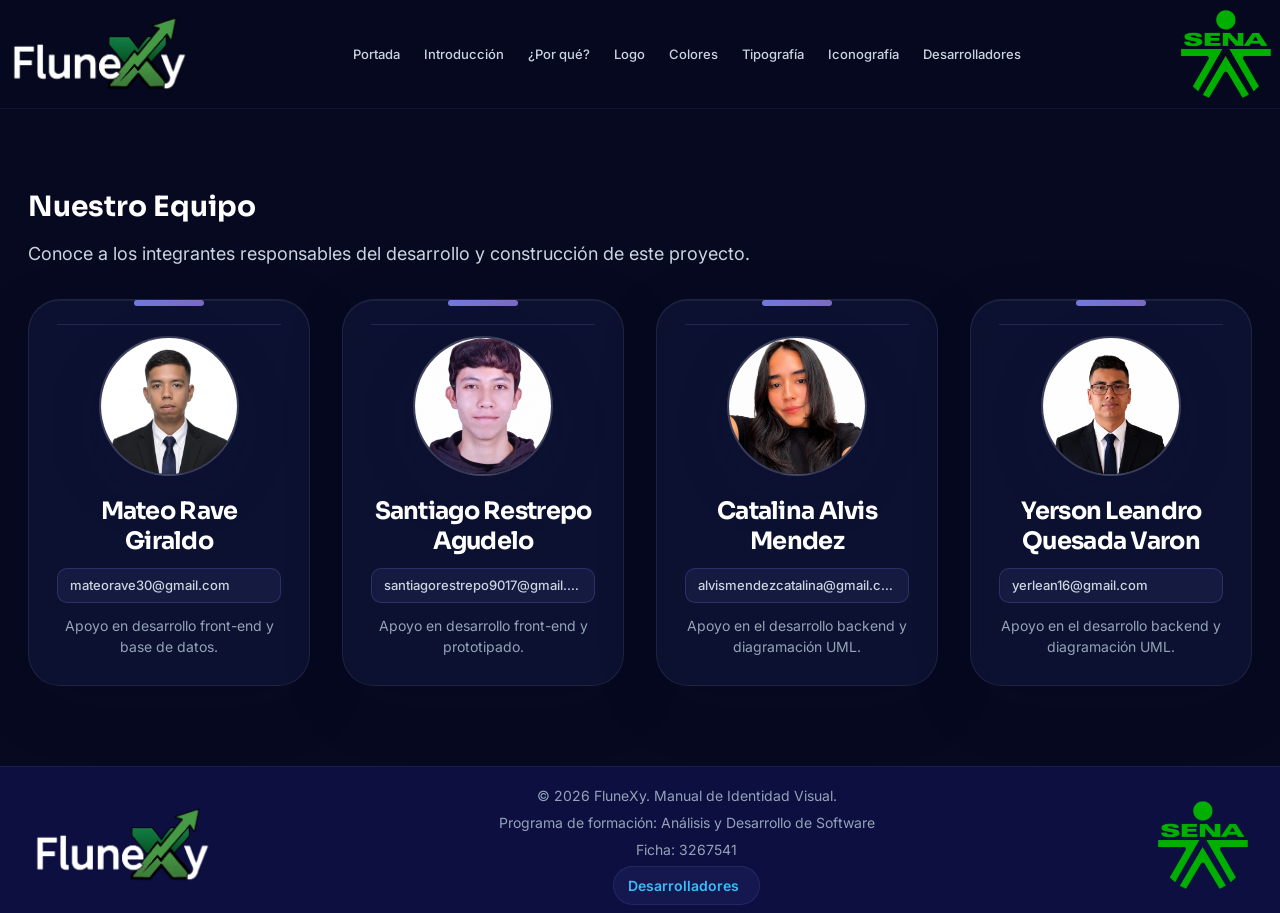
<file: html/desarrolladores.html>
<!doctype html>
<html lang="es">
  <head>
    <meta charset="UTF-8" />
    <meta name="viewport" content="width=device-width, initial-scale=1.0" />
    <title>Desarrolladores - FluneXy</title>
    <link rel="preconnect" href="https://fonts.googleapis.com" />
    <link rel="preconnect" href="https://fonts.gstatic.com" crossorigin />
    <link
      href="https://fonts.googleapis.com/css2?family=Sora:wght@400;600;700&family=Inter:wght@400;500;600&display=swap"
      rel="stylesheet"
    />
    <link rel="stylesheet" href="../css/style.css" />
  </head>
  <body>
    <header class="header">
      <div class="header-container">
        <a class="logo-header" href="../index.html" aria-label="Volver al inicio">
          <img
            src="../assets/images/flunexy logo.png"
            alt="FluneXy logo"
            width="48"
            height="48"
          />
        </a>
        <input class="nav-toggle" type="checkbox" id="mobile-menu" />
        <label class="nav-toggle-label" for="mobile-menu">
          <span class="sr-only">Abrir menú de navegación</span>
          <span></span>
          <span></span>
          <span></span>
        </label>
        <nav class="nav-header">
          <a href="/index.html">Portada</a>
          <a href="../index.html#introduccion">Introducción</a>
          <a href="/index.html#por-que">¿Por qué?</a>
          <a href="/index.html#logotipo">Logo</a>
          <a href="/index.html#colores">Colores</a>
          <a href="/index.html#tipografia">Tipografía</a>
          <a href="/index.html#iconografia">Iconografía</a>
          <a href="desarrolladores.html">Desarrolladores</a>
        </nav>
        <img
          class="logo-sena"
          src="../assets/images/logoSena.png"
          alt="SENA logo"
          width="60"
          height="60"
        />
      </div>
    </header>

    <main>
      <section class="section">
        <div class="container">
          <h1>Nuestro Equipo</h1>
          <p>
            Conoce a los integrantes responsables del desarrollo y construcción
            de este proyecto.
          </p>

          <div class="team-grid">
            <article class="team-card">
              <div class="team-card-line"></div>
              <div class="team-avatar">
                <img
                  src="../assets/images/Mateo Rave Giraldo.jpeg"
                  alt="Mateo Rave Giraldo"
                />
              </div>
              <div class="team-card-content">
                <h3>Mateo Rave Giraldo</h3>
                <p class="team-phone"><span>Email:</span><a href="mailto:mateorave30@gmail.com" title="mateorave30@gmail.com">mateorave30@gmail.com</a></p>
                <p class="team-description">Apoyo en desarrollo front-end y base de datos.</p>
              </div>
            </article>

            <article class="team-card">
              <div class="team-card-line"></div>
              <div class="team-avatar">
                <img
                  src="../assets/images/Santiago Restrepo Agudelo.jfif"
                  alt="Santiago Restrepo Agudelo"
                />
              </div>
              <div class="team-card-content">
                <h3>Santiago Restrepo Agudelo</h3>
                <p class="team-phone"><span>Email:</span><a href="mailto:santiagorestrepo9017@gmail.com" title="santiagorestrepo9017@gmail.com">santiagorestrepo9017@gmail.com</a></p>
                <p class="team-description">Apoyo en desarrollo front-end y prototipado.</p>
              </div>
            </article>

            <article class="team-card">
              <div class="team-card-line"></div>
              <div class="team-avatar">
                <img
                  src="../assets/images/Luzdiwi Catalina.jpeg"
                  alt="Luzdiwi Catalina Mendez Galvis"
                />
              </div>
              <div class="team-card-content">
                <h3>Catalina Alvis Mendez</h3>
                <p class="team-phone"><span>Email:</span><a href="mailto:alvismendezcatalina@gmail.com" title="alvismendezcatalina@gmail.com">alvismendezcatalina@gmail.com</a></p>
                <p class="team-description">Apoyo en el desarrollo backend y diagramación UML.</p>
              </div>
            </article>

            <article class="team-card">
              <div class="team-card-line"></div>
              <div class="team-avatar">
                <img
                  src="../assets/images/Yerson Leandro Quesada.jfif"
                  alt="Yerson Leandro Quesada Varon"
                />
              </div>
              <div class="team-card-content">
                <h3>Yerson Leandro Quesada Varon</h3>
                <p class="team-phone"><span>Email:</span><a href="mailto:yerlean16@gmail.com" title="yerlean16@gmail.com">yerlean16@gmail.com</a></p>
                <p class="team-description">Apoyo en el desarrollo backend y diagramación UML.</p>
              </div>
            </article>
          </div>
        </div>
      </section>
    </main>

    <footer class="footer">
      <div class="footer-content">
        <img
          src="../assets/images/flunexy logo.png"
          alt="FluneXy logo"
          width="80"
          height="80"
          class="footer-logo-flunexy"
        />
        <div class="footer-text">
          <p>&copy; 2026 FluneXy. Manual de Identidad Visual.</p>
          <p>Programa de formación: Análisis y Desarrollo de Software</p>
          <p>Ficha: 3267541</p>
          <p>
            <a class="footer-action-link" href="desarrolladores.html"
              >Desarrolladores <span aria-hidden="true"></span
            ></a>
          </p>
        </div>
        <img
          src="../assets/images/logoSena.png"
          alt="SENA logo"
          width="70"
          height="70"
          class="footer-logo-sena"
        />
      </div>
    </footer>
  </body>
</html>
</file>
<file: css/style.css>
@import url(Tokens.css);
* {
    margin: 0;
    padding: 0;
    box-sizing: border-box;
}

body {
    font-family: 'Inter', sans-serif;
    background-color: var(--bg-deep);
    color: var(--slate300);
    line-height: 1.6;
    overflow-x: hidden;
}

/* HEADER */
.header {
    background-color: rgba(var(--bg-deep-rgb), 0.95);
    backdrop-filter: blur(10px);
    position: sticky;
    top: 0;
    z-index: 1000;
    border-bottom: 1px solid rgba(var(--indigo-rgb), 0.1);
}

.header-container {
    max-width: 1440px;
    margin: 0 auto;
    padding: 12px 32px;
    display: flex;
    justify-content: space-between;
    align-items: center;
    gap: 24px;
}

.logo-header {
    display: flex;
    align-items: center;
    gap: 12px;
    font-family: 'Sora', sans-serif;
    font-size: 24px;
    font-weight: 700;
    color: var(--white);
    text-decoration: none;
}

.logo-header img {
    height: 80px;
    width: auto;
    max-height: 80px;
    object-fit: contain;
}

.logo-preview img,
.logo-incorrect img {
    width: 100%;
    height: 100%;
    object-fit: cover;
    display: block;
}

.logo-hero {
    margin-bottom: 48px;
}

.logo-hero img {
    width: 280px;
    height: 280px;
    object-fit: contain;
}

.logo-content {
    display: flex;
    align-items: center;
    justify-content: center;
}

.hero-content {
    text-align: center;
    z-index: 1;
    max-width: 600px;
    display: flex;
    flex-direction: column;
    align-items: center;
    gap: 28px;
}

.nav-header {
    display: flex;
    gap: 20px;
    align-items: center;
}

.logo-incorrect img {
    width: auto;
    max-width: 180px;
    height: auto;
    max-height: 180px;
}

.nav-header a {
    color: var(--slate300);
    text-decoration: none;
    font-size: 14px;
    font-weight: 500;
    transition: color 0.3s ease;
    white-space: nowrap;
}

.nav-header a:hover {
    color: var(--indigo);
}

/* UTILITY CLASSES */
.container {
    max-width: 1440px;
    margin: 0 auto;
    padding: 0 32px;
}

.section {
    padding: 120px 0;
}

.section.bg-card {
    background-color: var(--bg-card);
}

.section h2 {
    margin-bottom: 56px;
}

/* TYPOGRAPHY */
h1 {
    font-family: 'Sora', sans-serif;
    font-size: 48px;
    font-weight: 700;
    line-height: 1.25;
    margin-bottom: 16px;
    color: var(--white);
}

h2 {
    font-family: 'Sora', sans-serif;
    font-size: 36px;
    font-weight: 600;
    line-height: 1.33;
    margin-bottom: 48px;
    color: var(--white);
}

h3 {
    font-family: 'Sora', sans-serif;
    font-size: 28px;
    font-weight: 700;
    line-height: 1.4;
    margin-bottom: 24px;
    color: var(--white);
}

p {
    font-family: 'Inter', sans-serif;
    font-size: 18px;
    font-weight: 400;
    line-height: 1.5;
    color: var(--slate300);
}

code {
    font-family: 'Courier New', monospace;
    background-color: rgba(var(--indigo-rgb), 0.1);
    padding: 4px 8px;
    border-radius: 4px;
    color: var(--indigo);
    font-size: 16px;
}

/* HERO SECTION */
.hero {
    padding: 48px 32px;
    display: flex;
    align-items: center;
    justify-content: center;
    min-height: 0;
    background: linear-gradient(135deg, var(--bg-deep) 0%, var(--bg-card) 100%);
    position: relative;
    overflow: hidden;
}

.hero::before {
    content: '';
    position: absolute;
    width: 400px;
    height: 400px;
    background: radial-gradient(circle, rgba(var(--indigo-rgb), 0.1) 0%, transparent 70%);
    border-radius: 50%;
    top: 10%;
    right: 5%;
    pointer-events: none;
}

.hero::after {
    content: '';
    position: absolute;
    width: 300px;
    height: 300px;
    background: radial-gradient(circle, rgba(var(--violet-rgb), 0.1) 0%, transparent 70%);
    border-radius: 50%;
    bottom: 10%;
    left: 5%;
    pointer-events: none;
}

.hero-content {
    text-align: center;
    z-index: 1;
    max-width: 600px;
}

.logo-hero {
    margin-bottom: 24px;
}

.logo-sena {
    width: 90px;
    height: 90px;
    object-fit: contain;
}



.hero h1 {
    font-size: 64px;
    margin-bottom: 16px;
    background: linear-gradient(135deg, var(--indigo) 0%, var(--violet) 100%);
    -webkit-background-clip: text;
    -webkit-text-fill-color: transparent;
    background-clip: text;
}

.subtitle {
    font-size: 28px;
    color: var(--slate300);
    margin-bottom: 16px;
}

.description {
    font-size: 18px;
    color: var(--slate400);
}

/* INTRO SECTION */
.intro-content {
    display: grid;
    grid-template-columns: 1fr;
    gap: 32px;
}

.intro-text p {
    margin-bottom: 20px;
    font-size: 18px;
    line-height: 1.8;
    color: var(--slate300);
}

/* INTRODUCCIÓN */


.intro-content {
    position: relative;
    overflow: hidden;
    padding: 48px 52px;
    border: 1px solid rgba(var(--indigo-rgb), 0.22);
    border-radius: 24px;
    background:
        linear-gradient(135deg, rgba(var(--indigo-rgb), 0.12), transparent 45%),
        rgba(var(--bg-card-rgb), 0.7);
    box-shadow: 0 24px 60px rgba(2, 6, 23, 0.28), inset 0 1px 0 rgba(255, 255, 255, 0.05);
}

.intro-content::before {
    content: '';
    position: absolute;
    top: -90px;
    right: -70px;
    width: 230px;
    height: 230px;
    border: 1px solid rgba(var(--violet-rgb), 0.2);
    border-radius: 50%;
    box-shadow: 0 0 0 36px rgba(var(--violet-rgb), 0.04), 0 0 0 72px rgba(var(--violet-rgb), 0.025);
    pointer-events: none;
}

.intro-text {
    position: relative;
    z-index: 1;
    max-width: 920px;
}

.intro-text p {
    margin: 0;
    font-size: clamp(1rem, 1.4vw, 1.125rem);
}

.intro-text p + p {
    margin-top: 24px;
    padding-top: 24px;
    border-top: 1px solid rgba(var(--indigo-rgb), 0.18);
    color: var(--slate400);
}

/* WHY GRID */
.why-grid {
    display: grid;
    grid-template-columns: repeat(auto-fit, minmax(250px, 1fr));
    gap: 32px;
    margin-top: 32px;
}

.why-list{
  display: grid;
  gap: 20px;
}

.why-card {
    background-color: rgba(var(--indigo-rgb), 0.05);
    border: 1px solid rgba(var(--indigo-rgb), 0.2);
    padding: 32px;
    border-radius: 16px;
    transition: all 0.3s ease;
}

.why-card:hover {
    background-color: rgba(var(--indigo-rgb), 0.1);
    border-color: rgba(var(--indigo-rgb), 0.4);
    transform: translateY(-4px);
}

.why-card h3 {
    margin-bottom: 16px;
}

.why-card p {
    font-size: 16px;
}

.team-grid {
    display: grid;
    grid-template-columns: repeat(4, minmax(0, 1fr));
    gap: 32px;
    margin-top: 32px;
}

.team-card {
    position: relative;
    background: rgba(15, 20, 55, 0.75);
    border: 1px solid rgba(255, 255, 255, 0.08);
    border-radius: 32px;
    padding: 36px 28px 28px;
    display: flex;
    flex-direction: column;
    align-items: center;
    gap: 20px;
    text-align: center;
    overflow: hidden;
    transition: transform 0.3s ease, box-shadow 0.3s ease, background 0.3s ease;
    box-shadow:
        0 20px 60px rgba(7, 9, 32, 0.18),
        inset 0 1px 0 rgba(255, 255, 255, 0.06);
    backdrop-filter: blur(18px);
}

.team-card::before {
    content: '';
    position: absolute;
    top: 0;
    left: 50%;
    transform: translateX(-50%);
    width: 70px;
    height: 6px;
    background: linear-gradient(135deg, rgba(var(--indigo-rgb), 0.95), rgba(var(--violet-rgb), 0.8));
    border-radius: 999px;
    opacity: 0.9;
}

.team-card:hover {
    transform: translateY(-10px);
    box-shadow:
        0 30px 80px rgba(7, 9, 32, 0.25),
        inset 0 1px 0 rgba(255, 255, 255, 0.08);
    background: rgba(15, 20, 55, 0.88);
}

.team-card:hover .team-avatar {
    transform: scale(1.04);
}

.team-card-line {
    position: absolute;
    top: 24px;
    left: 28px;
    right: 28px;
    height: 1px;
    background: rgba(var(--indigo-rgb), 0.18);
}

.team-card-badge {
    position: absolute;
    top: 22px;
    right: 28px;
    background: rgba(var(--green-rgb), 0.14);
    color: var(--green);
    border: 1px solid rgba(var(--green-rgb), 0.26);
    padding: 6px 12px;
    border-radius: 999px;
    font-size: 13px;
    font-weight: 600;
    letter-spacing: 0.02em;
}

.team-avatar {
    width: 140px;
    height: 140px;
    border-radius: 50%;
    overflow: hidden;
    display: grid;
    place-items: center;
    background: linear-gradient(180deg, rgba(255, 255, 255, 0.08), rgba(255, 255, 255, 0.02));
    border: 2px solid rgba(255, 255, 255, 0.16);
    box-shadow: 0 18px 50px rgba(15, 20, 55, 0.25);
    transition: transform 0.3s ease, box-shadow 0.3s ease;
}

.team-avatar img {
    width: 100%;
    height: 100%;
    object-fit: cover;
    display: block;
}

.team-card-content {
    width: 100%;
    display: flex;
    flex-direction: column;
    gap: 12px;
    align-items: center;
}

.team-card h3 {
    margin: 0;
    font-size: 24px;
    line-height: 1.25;
    /* Reserva dos líneas para que el correo y la descripción coincidan entre tarjetas. */
height: 2.5em;
    letter-spacing: -0.03em;
    color: var(--white);
}

.team-role {
    margin: 0;
    padding: 8px 18px;
    border-radius: 999px;
    background: rgba(var(--indigo-rgb), 0.12);
    color: var(--slate100);
    font-size: 14px;
    font-weight: 600;
}

.team-phone {
    margin: 0;
    display: flex;
    align-items: center;
    gap: 10px;
    color: var(--slate300);
    font-size: 15px;
    font-weight: 500;
}

.team-phone span {
    color: var(--slate400);
}

.team-contact {
    display: inline-flex;
    align-items: center;
    justify-content: center;
    gap: 10px;
    width: 100%;
    max-width: 220px;
    padding: 14px 20px;
    border-radius: 999px;
    background: linear-gradient(135deg, rgba(var(--indigo-rgb), 0.9), rgba(var(--violet-rgb), 0.85));
    color: var(--white);
    text-decoration: none;
    font-weight: 600;
    transition: transform 0.3s ease, box-shadow 0.3s ease, opacity 0.3s ease;
    box-shadow: 0 14px 30px rgba(var(--indigo-rgb), 0.2);
}

.team-contact:hover {
    transform: translateY(-2px);
    box-shadow: 0 18px 38px rgba(var(--indigo-rgb), 0.28);
    opacity: 0.98;
}

@media (max-width: 1024px) {
    .team-grid {
        grid-template-columns: repeat(2, minmax(0, 1fr));
    }
}

@media (max-width: 768px) {
    .team-grid {
        grid-template-columns: 1fr;
    }

    .team-card {
        padding: 28px 22px 24px;
    }

    .team-avatar {
        width: 128px;
        height: 128px;
    }

    .team-card h3 {
        font-size: 22px;
    }

    .team-contact {
        max-width: 100%;
    }
}

/* KEYWORDS */
.keywords-grid {
    display: grid;
    grid-template-columns: repeat(4, 1fr);
    gap: 20px;
    margin-top: 32px;
}

.keyword-badge {
    background: linear-gradient(135deg, var(--indigo) 0%, var(--violet) 100%);
    color: var(--white);
    padding: 16px 28px;
    border-radius: 12px;
    text-align: center;
    font-weight: 600;
    font-family: 'Sora', sans-serif;
    font-size: 16px;
    transition: all 0.3s ease;
    box-shadow: 0 4px 12px rgba(var(--indigo-rgb), 0.2);
}

.keyword-badge:hover {
    background: linear-gradient(135deg, var(--violet) 0%, var(--indigo) 100%);
    transform: translateY(-4px);
    box-shadow: 0 8px 20px rgba(var(--indigo-rgb), 0.3);
}

/* LOGO SECTION */
.logo-main-grid {
    display: grid;
    grid-template-columns: 1.1fr 0.9fr;
    gap: 32px;
    margin-bottom: 64px;
}

.logo-main-panel {
    background-color: rgba(var(--indigo-rgb), 0.05);
    border: 1px solid rgba(var(--indigo-rgb), 0.2);
    border-radius: 24px;
    padding: 32px;
}

.logo-panel-header h3 {
    margin-bottom: 8px;
}

.logo-panel-header p {
    margin: 0;
    color: var(--slate400);
    font-size: 14px;
}

.logo-cards-list {
    display: grid;
    gap: 24px;
    margin-top: 32px;
}

/* Slightly lower and enlarge the Splash Screen image (3rd card) */
.logo-cards-list .logo-card:nth-child(3) .logo-preview img {
    margin-top: 8px;
    width: auto;
    max-width: 100%;
    height: auto;
    max-height: 100%;
    object-fit: contain;
    display: block;
}

.logo-card {
    display: flex;
    align-items: center;
    gap: 24px;
    padding: 20px;
    background-color: rgba(var(--bg-card-rgb), 0.9);
    border: 1px solid rgba(var(--indigo-rgb), 0.2);
    border-radius: 20px;
}

.logo-preview {
    min-width: 96px;
    min-height: 96px;
    display: flex;
    align-items: center;
    justify-content: center;
    padding: 0;
    overflow: hidden;
    background-color: transparent;
    border: 2px solid rgba(var(--indigo-rgb), 0.3);
    border-radius: 12px;
    box-shadow: 0 4px 12px rgba(var(--indigo-rgb), 0.15);
}

.logo-preview.large {
    width: 120px;
    height: 120px;
}

.logo-preview.compact {
    width: 120px;
    height: 120px;
}

.logo-preview.small {
    width: 120px;
    height: 120px;
}

/* Remove decorative box for Usos Correctos list: only show raw images */
.logo-cards-list .logo-preview {
    border: none;
    box-shadow: none;
    background-color: transparent;
    border-radius: 0;
    padding: 0;
}

.logo-preview svg {
    width: 100%;
    height: 90%;
}

.logo-card-copy {
    display: flex;
    flex-direction: column;
    gap: 8px;
}

.logo-card-title {
    font-family: 'Sora', sans-serif;
    font-size: 18px;
    font-weight: 600;
    color: var(--white);
    margin: 0;
}

.logo-card-copy p {
    margin: 0;
    color: var(--slate300);
    font-size: 16px;
    line-height: 1.5;
}

.logo-perimeter-card {
    display: flex;
    flex-direction: column;
    gap: 24px;
    padding: 32px;
    border-radius: 24px;
    border: 1px solid rgba(var(--sky-rgb), 0.2);
    background-color: rgba(var(--bg-card-rgb), 0.95);
    border: 1px solid rgba(var(--indigo-rgb), 0.2);
}

.logo-perimeter-card h3 {
    display: flex;
    flex-wrap: wrap;
    align-items: center;
    gap: 12px;
    color: var(--white);
    font-size: 20px;
    margin: 0;
}

.logo-perimeter-card h3 span {
    color: var(--green);
    font-family: 'Sora', sans-serif;
    font-weight: 700;
}

.logo-perimeter-card p {
    margin: 0;
    color: var(--slate300);
    font-size: 14px;
}

.perimeter-diagram {
    position: relative;
    display: flex;
    justify-content: center;
    padding: 32px 0;
}

.perimeter-border {
    position: relative;
    width: 100%;
    max-width: 360px;
    min-height: 220px;
    border: 1px dashed rgba(var(--sky-rgb), 0.4);
    border-radius: 24px;
    display: flex;
    align-items: center;
    justify-content: center;
    background-color: rgba(var(--sky-rgb), 0.04);
}

.perimeter-image {
    width: 100%;
    max-width: 520px;
    height: auto;
    border-radius: 16px;
    object-fit: contain;
}

.perimeter-label {
    position: absolute;
    font-size: 12px;
    font-weight: 700;
    color: var(--green);
    background-color: rgba(var(--bg-deep-rgb), 0.95);
    padding: 4px 10px;
    border-radius: 999px;
}

.perimeter-label.top {
    top: -10px;
    left: 50%;
    transform: translateX(-50%);
}

.perimeter-label.bottom {
    bottom: -10px;
    left: 50%;
    transform: translateX(-50%);
}

.perimeter-label.left {
    left: -10px;
    top: 50%;
    transform: translateY(-50%);
}

.perimeter-label.right {
    right: -10px;
    top: 50%;
    transform: translateY(-50%);
}

.perimeter-logo {
    display: inline-flex;
    align-items: center;
    gap: 8px;
    font-family: 'Sora', sans-serif;
    font-size: 32px;
    font-weight: 700;
    color: var(--white);
}

.perimeter-logo .logo-x {
    color: var(--sky);
}

.perimeter-formula {
    font-family: 'Sora', sans-serif;
    font-size: 18px;
    font-weight: 700;
    color: var(--green);
}

.perimeter-note {
    display: grid;
    gap: 8px;
    color: var(--slate400);
    font-size: 13px;
    line-height: 1.6;
}

/* Reusable old logo styles kept for compatibility if needed */
.logo-section {
    margin-bottom: 64px;
}

.logo-usage-card {
    display: flex;
    flex-direction: column;
    align-items: center;
    gap: 16px;
}

.logo-display {
    width: 100%;
    height: 300px;
    background-color: rgba(var(--indigo-rgb), 0.05);
    border: 2px solid rgba(var(--indigo-rgb), 0.2);
    border-radius: 16px;
    display: flex;
    align-items: center;
    justify-content: center;
}

.logo-display.compact {
    height: 200px;
}

.logo-display.small {
    height: 150px;
}

.logo-display svg {
    width: 100%;
    height: 100%;
    object-fit: contain;
}

.logo-usage-card p {
    text-align: center;
    font-weight: 600;
    color: var(--white);
}

.logo-usage-card span {
    font-size: 12px;
    color: var(--slate400);
}

/* INCORRECT USAGE */
.incorrect-usage-grid {
    display: grid;
    grid-template-columns: repeat(auto-fit, minmax(200px, 1fr));
    gap: 32px;
}

.incorrect-usage-card {
    display: flex;
    flex-direction: column;
    align-items: center;
    gap: 16px;
}

.logo-incorrect {
    width: 100%;
    height: 240px;
    background-color: rgba(var(--red-rgb), 0.05);
    border: 2px dashed var(--red);
    border-radius: 16px;
    display: flex;
    align-items: center;
    justify-content: center;
}

.logo-incorrect.grayscale {
    filter: grayscale(1);
}

.logo-incorrect.rotated {
    transform: rotate(45deg);
}

.logo-incorrect.shadow {
    filter: drop-shadow(0 0 20px rgba(var(--red-rgb), 0.5));
}

.logo-incorrect svg {
    width: 100px;
    height: 100px;
    object-fit: contain;
}

.incorrect-usage-card p {
    text-align: center;
    color: var(--red);
    font-weight: 600;
}

/* COLOR GRID */
.colors-subsection {
    margin-bottom: 64px;
}

.colors-subsection h3 {
    margin-bottom: 32px;
    color: var(--white);
}

.color-grid {
    display: grid;
    grid-template-columns: repeat(auto-fit, minmax(220px, 1fr));
    gap: 24px;
    margin-bottom: 48px;
}

/* Professional color card (updated: premium look) */
.color-card {
    display: flex;
    flex-direction: column;
    height: 420px; /* uniform card height */
    border-radius: 18px; /* larger rounded corners */
    overflow: hidden;
    background-color: var(--bg-card);
    box-shadow: 0 12px 30px rgba(2,6,23,0.35);
    transition: transform 0.18s ease, box-shadow 0.18s ease;
}
.color-card:hover {
    transform: translateY(-6px);
    box-shadow: 0 20px 50px rgba(2,6,23,0.38);
}

/* Highlight BG Deep color swatch with white border */
.color-card.dark-bg-card .color-top {
    border: 3px solid rgba(255, 255, 255, 0.3);
}

/* Top: visual swatch occupies ~68% */
.color-top {
    flex: 68;
    min-height: 220px; /* ensure visible swatch height */
    background-size: cover;
    background-position: center;
    border-top-left-radius: 18px;
    border-top-right-radius: 18px;
}

/* Bottom: information area ~32% */
.color-bottom {
    flex: 32;
    padding: 12px 14px;
    display: flex;
    flex-direction: column;
    justify-content: flex-start;
    gap: 4px;
    background-color: var(--bg-card);
    border-bottom-left-radius: 18px;
    border-bottom-right-radius: 18px;
}

/* Force light swatches to render correctly (white / very light colors) */
.color-top[data-contrast="light"] {
    background-color: var(--bg-light) !important;
    box-shadow: inset 0 0 0 1px rgba(2,6,23,0.02);
    border: 1px solid rgba(2,6,23,0.04);
}

/* Ensure HEX text is readable on light swatches */
.color-top[data-contrast="light"] + .color-bottom .hex-value {
    color: var(--slate900);
}

.color-divider {
    height: 1px;
    background-color: rgba(var(--slate300-rgb), 0.06);
    margin-bottom: 8px;
}

.color-name {
    font-family: 'Sora', sans-serif;
    font-weight: 700;
    color: var(--white);
    font-size: 16px;
    margin: 0;
    padding-bottom: 2px;
}

.color-codes {
    display: grid;
    grid-template-columns: repeat(3, 1fr);
    gap: 6px 12px;
    font-size: 13px;
    color: var(--slate300);
    align-items: center;
}
.color-codes .label {
    display: block;
    font-size: 11px;
    color: var(--slate400);
    margin-bottom: 2px;
}

/* Highlight HEX visually (first code column) */
.color-codes > div:first-child code {
    display: inline-block;
    background: linear-gradient(90deg, rgba(var(--indigo-rgb),0.12), rgba(var(--violet-rgb),0.08));
    padding: 6px 10px;
    border-radius: 8px;
    font-weight: 700;
    color: var(--white);
    box-shadow: 0 6px 18px rgba(2,6,23,0.24);
    font-size: 14px;
}

.color-use {
    font-size: 13px;
    color: var(--slate300);
}

/* Technical table for RGB / HEX / CMYK - vertical aligned */
.tech-table {
    display: flex;
    flex-direction: column;
    gap: 4px;
    margin-top: 2px;
}
.tech-row {
    display: flex;
    align-items: center;
    gap: 8px;
}
.tech-label {
    width: 48px;
    font-size: 11px;
    font-weight: 700;
    text-transform: uppercase;
}
.tech-value {
    font-size: 12px;
    color: var(--slate300);
}
.tech-label.rgb { color: var(--indigo); }
.tech-label.hex { color: var(--violet); }
.tech-label.cmyk { color: var(--sky); }

/* HEX emphasized */
.hex-value {
    font-family: 'Sora', sans-serif;
    font-weight: 800;
    font-size: 18px;
    letter-spacing: -0.01em;
    color: var(--white);
}


.color-top[data-contrast="dark"] + .color-bottom .color-name,
.color-top[data-contrast="dark"] + .color-bottom .color-codes,
.color-top[data-contrast="dark"] + .color-bottom .color-use {
    color: var(--white);
}

.color-top[data-contrast="light"] + .color-bottom .color-name,
.color-top[data-contrast="light"] + .color-bottom .color-codes,
.color-top[data-contrast="light"] + .color-bottom .color-use {
    color: var(--slate900);
}

/* Fondos large showcase */
.fondos-hero {
    display: flex;
    gap: 24px;
    margin-bottom: 24px;
}

.fondo-card {
    flex: 1;
    display: flex;
    flex-direction: column;
    gap: 12px;
    align-items: center;
    padding: 24px;
    border-radius: 12px;
}

.fondo-card.dark {
    background-color: rgba(var(--violet-rgb), 0.15);
}

.fondo-card.light {
    background-color: rgba(var(--violet-rgb), 0.08);
}

.fondo-swatch {
    width: 100%;
    height: 80px;
    border-radius: 8px;
    border: 10px solid rgba(var(--slate300), 0.15);
    box-shadow: 0 8px 20px rgba(0, 0, 0, 0.6);
}

.fondo-card.dark .fondo-swatch {
    background-color: var(--bg-deep);
    border: 10px solid rgba(var(--slate300), 0.4);
}

.fondo-card.light .fondo-swatch {
    background-color: var(--bg-light);
    border: 10px solid rgba(var(--slate300), 0.15);
}

.color-swatch:hover {
    transform: scale(1.02);
}

/* Vertical color list for variables */
.colors-subsection .color-list {
    display: flex;
    flex-direction: column;
    gap: 10px;
    margin-top: 12px;
}
.color-list-item {
    display: flex;
    gap: 12px;
    align-items: center;
    padding: 8px 10px;
    border-radius: 8px;
    background: transparent;
}
.color-list-item .swatch {
    width: 44px;
    height: 44px;
    border-radius: 6px;
    flex: 0 0 44px;
    box-shadow: 0 6px 18px rgba(2,6,23,0.5);
}
.color-list-item .meta { display: flex; flex-direction: column; gap: 2px; }
.color-list-item .meta code { background: rgba(2,6,23,0.6); padding: 4px 8px; border-radius: 6px; color: #fff; font-size: 13px; }
.color-list-item .meta .name { font-size: 13px; color: var(--slate400); }

.color-card p {
    margin: 0;
    color: var(--white);
    font-weight: 600;
    font-size: 16px;
}

.color-card code {
    font-size: 14px;
}

.color-card small {
    font-size: 14px;
    color: var(--slate400);
}

/* 60-30-10 RATIO */
.ratio-explanation {
    display: grid;
    grid-template-columns: repeat(auto-fit, minmax(200px, 1fr));
    gap: 24px;
    margin-top: 32px;
}

.ratio-item {
    background-color: rgba(var(--indigo-rgb), 0.1);
    border: 1px solid rgba(var(--indigo-rgb), 0.2);
    padding: 32px;
    border-radius: 12px;
    text-align: center;
    display: flex;
    flex-direction: column;
    gap: 12px;
}

.ratio-percent {
    font-family: 'Sora', sans-serif;
    font-size: 32px;
    font-weight: 700;
    color: var(--indigo);
}

.ratio-name {
    font-size: 14px;
    color: var(--slate300);
}

/* TYPOGRAPHY */
.typography-subsection {
    margin-bottom: 64px;
}

.typography-subsection h3 {
    margin-bottom: 32px;
}

.typography-showcase {
    display: grid;
    grid-template-columns: repeat(auto-fit, minmax(300px, 1fr));
    gap: 32px;
}

.typography-example {
    background-color: rgba(var(--indigo-rgb), 0.05);
    border: 1px solid rgba(var(--indigo-rgb), 0.2);
    padding: 32px;
    border-radius: 12px;
}

.example-h1 {
    font-family: 'Sora', sans-serif;
    font-size: 32px;
    font-weight: 700;
    line-height: 1.25;
    margin-bottom: 16px;
}

.example-h2 {
    font-family: 'Sora', sans-serif;
    font-size: 24px;
    font-weight: 600;
    line-height: 1.33;
    margin-bottom: 16px;
}

.example-h3 {
    font-family: 'Sora', sans-serif;
    font-size: 20px;
    font-weight: 700;
    line-height: 1.4;
    margin-bottom: 16px;
}

.example-body {
    font-family: 'Inter', sans-serif;
    font-size: 16px;
    font-weight: 400;
    line-height: 1.5;
    margin-bottom: 16px;
}

.example-medium {
    font-family: 'Inter', sans-serif;
    font-size: 16px;
    font-weight: 500;
    line-height: 1.5;
    margin-bottom: 16px;
}

.example-semibold {
    font-family: 'Inter', sans-serif;
    font-size: 16px;
    font-weight: 600;
    line-height: 1.5;
    margin-bottom: 16px;
}

.spec {
    font-size: 12px;
    color: var(--slate400);
    margin: 0 !important;
}

.combinations-grid {
    display: grid;
    grid-template-columns: repeat(auto-fit, minmax(250px, 1fr));
    gap: 24px;
    margin-top: 32px;
}

.combination-card {
    background-color: rgba(var(--indigo-rgb), 0.05);
    border: 1px solid rgba(var(--indigo-rgb), 0.2);
    padding: 24px;
    border-radius: 12px;
}

.combination-card h3 {
    margin-bottom: 12px;
}

.body-text {
    font-size: 14px;
    margin: 0;
}

/* IMAGE SPECS */
.images-subsection {
    margin-bottom: 64px;
}

.images-subsection h3 {
    margin-bottom: 32px;
}

.image-specs-grid {
    display: grid;
    grid-template-columns: repeat(auto-fit, minmax(220px, 1fr));
    gap: 48px;
    margin-bottom: 48px;
}

.image-spec-card {
    display: flex;
    flex-direction: column;
    align-items: center;
    gap: 20px;
    text-align: center;
    padding: 24px;
    background-color: rgba(var(--bg-card-rgb), 0.9);
    border: 1px solid rgba(129, 140, 248, 0.2);
    border-radius: 20px;
}

.image-placeholder {
    width: 100%;
    max-width: 360px;
    margin-inline: auto;
    background: linear-gradient(135deg, rgba(var(--indigo-rgb), 0.1) 0%, rgba(var(--violet-rgb), 0.1) 100%);
    border: 2px dashed rgba(var(--indigo-rgb), 0.3);
    border-radius: 16px;
    display: flex;
    align-items: center;
    justify-content: center;
    color: var(--slate400);
    font-weight: 600;
    font-size: 14px;
}

.placeholder-hero {
    aspect-ratio: 240 / 320;
    max-width: 240px;
}

.placeholder-banner {
    aspect-ratio: 360 / 160;
    max-width: 360px;
}

.placeholder-card {
    aspect-ratio: 72 / 96;
    max-width: 120px;
}

.placeholder-thumb {
    aspect-ratio: 1 / 1;
    max-width: 80px;
}

.placeholder-avatar {
    aspect-ratio: 1 / 1;
    max-width: 80px;
}

/* WEB/DESKTOP PLACEHOLDERS */
.placeholder-hero-web {
    aspect-ratio: 360 / 480;
    max-width: 240px;
}

.placeholder-banner-web {
    aspect-ratio: 720 / 320;
    max-width: 280px;
}

.placeholder-card-web {
    aspect-ratio: 108 / 144;
    max-width: 120px;
}

.placeholder-thumb-web {
    aspect-ratio: 1 / 1;
    max-width: 80px;
}

.placeholder-avatar-web {
    aspect-ratio: 1 / 1;
    max-width: 80px;
}

.image-spec-card p {
    margin: 0;
    color: var(--white);
    font-weight: 600;
}

.image-spec-card small {
    font-size: 12px;
    color: var(--slate400);
}

/* AVATARS */
.avatar-specs-grid {
    display: grid;
    grid-template-columns: repeat(auto-fit, minmax(180px, 1fr));
    gap: 40px;
    margin-bottom: 56px;
}

.avatar-spec-card {
    display: flex;
    flex-direction: column;
    gap: 18px;
    align-items: center;
}

.avatar-placeholder {
    background: linear-gradient(135deg, rgba(var(--indigo-rgb), 0.25) 0%, rgba(var(--violet-rgb), 0.25) 100%);
    border: 2px solid rgba(var(--indigo-rgb), 0.45);
    border-radius: 50%;
    display: flex;
    align-items: center;
    justify-content: center;
    color: var(--slate400);
    font-weight: 700;
    font-size: 14px;
}

.avatar-placeholder.small {
    width: 48px;
    height: 48px;
}

.avatar-placeholder.medium {
    width: 60px;
    height: 60px;
}

.avatar-placeholder.large {
    width: 72px;
    height: 72px;
}

.avatar-spec-card p {
    margin: 0;
    font-size: 15px;
    color: var(--slate300);
}


/* CONSIDERATIONS */
.considerations-grid {
    display: grid;
    grid-template-columns: repeat(auto-fit, minmax(250px, 1fr));
    gap: 24px;
    margin-top: 32px;
}

.consideration-card {
    background-color: rgba(var(--green-rgb), 0.05);
    border: 1px solid rgba(var(--green-rgb), 0.2);
    padding: 24px;
    border-radius: 12px;
}

.consideration-card h4 {
    color: var(--green);
    font-weight: 600;
    margin-bottom: 8px;
}

.consideration-card p {
    font-size: 14px;
    margin: 0;
}

/* ICONOGRAPHY */
.iconography-subsection {
    margin-bottom: 64px;
}

.iconography-subsection h3 {
    margin-bottom: 32px;
}

.icons-grid-16,
.icons-grid-20,
.icons-grid-24,
.icons-grid-32 {
    display: grid;
    gap: 24px;
    margin-bottom: 48px;
}

.icons-grid-16 {
    grid-template-columns: repeat(auto-fit, minmax(80px, 1fr));
}

.icons-grid-20 {
    grid-template-columns: repeat(auto-fit, minmax(100px, 1fr));
}

.icons-grid-24 {
    grid-template-columns: repeat(auto-fit, minmax(120px, 1fr));
}

.icons-grid-32 {
    grid-template-columns: repeat(auto-fit, minmax(150px, 1fr));
}

.icon-box {
    background-color: rgba(var(--indigo-rgb), 0.1);
    border: 1px solid rgba(var(--indigo-rgb), 0.2);
    border-radius: 12px;
    display: flex;
    align-items: center;
    justify-content: center;
    font-size: 32px;
}

.icon-box.small {
    width: 80px;
    height: 80px;
    font-size: 32px;
}

.icon-box.medium {
    width: 100px;
    height: 100px;
    font-size: 40px;
}

.icon-box.large {
    width: 120px;
    height: 120px;
    font-size: 48px;
}

.icon-box.xlarge {
    width: 150px;
    height: 150px;
    font-size: 56px;
}

/* SVG icons fit */
.icon-box .icon-img {
    width: 60%;
    height: 60%;
    object-fit: contain;
    display: block;
}

.icon-source {
    margin-top: 8px;
    margin-bottom: 12px;
    font-size: 18px;
    color: var(--slate300);
}
.icon-source a {
    color: var(--indigo);
    text-decoration: underline;
}

/* PRACTICES */
.practices-grid {
    display: grid;
    grid-template-columns: repeat(auto-fit, minmax(250px, 1fr));
    gap: 24px;
    margin-top: 32px;
}

.practice-card {
    background-color: rgba(var(--sky-rgb), 0.05);
    border: 1px solid rgba(var(--sky-rgb), 0.2);
    padding: 24px;
    border-radius: 12px;
}

.practice-card h4 {
    color: var(--sky);
    font-weight: 600;
    margin-bottom: 8px;
}

.practice-card p {
    font-size: 14px;
    margin: 0;
}

/* SUMMARY SECTION */
.summary-grid {
    display: grid;
    grid-template-columns: repeat(auto-fit, minmax(300px, 1fr));
    gap: 32px;
    margin-bottom: 64px;
}

.summary-card {
    background-color: rgba(var(--indigo-rgb), 0.05);
    border: 1px solid rgba(var(--indigo-rgb), 0.2);
    padding: 32px;
    border-radius: 16px;
}

.summary-card h3 {
    margin-bottom: 16px;
}

.summary-card p {
    margin: 0;
    font-size: 14px;
}


/* FOOTER */
.footer {
    background-color: var(--bg-card);
    border-top: 1px solid rgba(var(--indigo-rgb), 0.1);
    padding: 18px 32px 8px;
}

.footer-content {
    max-width: 1440px;
    margin: 0 auto;
    display: grid;
    grid-template-columns: auto 1fr auto;
    align-items: center;
    gap: 32px;
}

.footer-logo-flunexy {
    height: 80px;
    width: auto;
    max-height: 80px;
    object-fit: contain;
}
.footer-logo-sena {
    width: 90px;
    height: 90px;
    object-fit: contain;
}

.footer-text {
    display: flex;
    flex-direction: column;
    gap: 6px;
    text-align: center;
}
/* Footer link styling */
.footer-text a {
    color: var(--sky);
    text-decoration-thickness: 2px;
    text-underline-offset: 4px;
    text-decoration-color: rgba(var(--sky-rgb), 0.95);
    transition: color 0.2s ease, transform 0.2s ease, text-decoration-color 0.2s ease;
}
.footer-text a:hover {
    color: var(--violet);
    transform: translateY(-2px);
    text-decoration-color: rgba(var(--violet-rgb), 0.95);
}
.footer-text a:focus {
    outline: 2px solid rgba(var(--indigo-rgb), 0.14);
    outline-offset: 3px;
}

    .footer-action-link {
        display: inline-flex;
        align-items: center;
        gap: 0.35rem;
        padding: 8px 14px;
        border-radius: 999px;
        background-color: rgba(var(--indigo-rgb), 0.08);
        color: var(--indigo);
        font-weight: 600;
        text-decoration: none;
        border: 1px solid rgba(var(--indigo-rgb), 0.12);
        box-shadow: inset 0 0 0 1px transparent;
        transition: transform 0.2s ease, color 0.2s ease, background-color 0.2s ease, border-color 0.2s ease;
    }

    .footer-action-link:hover,
    .footer-action-link:focus-visible {
        color: var(--violet);
        transform: translateY(-1px);
        background-color: rgba(var(--violet-rgb), 0.12);
        border-color: rgba(var(--violet-rgb), 0.2);
    }

    .footer-content p {
        margin: 0;
        font-size: 14px;
        color: var(--slate400);
    }

    .footer-text a:not(.footer-action-link) {
        color: var(--slate400);
        text-decoration: none;
        transition: color 0.3s ease;
    }

    .footer-text {
        align-items: center;
    }

    .footer-logo-flunexy {
        height: 80px;
        width: auto;
        max-height: 80px;
    }
    .footer-logo-sena {
        width: 90px;
        height: 90px;
    }


/* RESPONSIVE DESIGN */
@media (max-width: 1440px) {
    .container {
        padding: 0 32px;
    }
}

@media (max-width: 1280px) {
    .container {
        padding: 0 28px;
    }

    h1 {
        font-size: 28px;
    }

    h2 {
        font-size: 22px;
    }

    .header-container {
        padding: 9px;
    }

    .nav-header {
        gap: 24px;
    }

    .nav-header a {
        font-size: 13px;
    }

    .hero {
        padding: 80px 28px;
        min-height: 80vh;
    }

    .hero h1 {
        font-size: 40px;
    }

    .section {
        padding: 80px 0;
    }
}

@media (max-width: 1024px) {
    .container {
        padding: 0 24px;
    }

    h1 {
        font-size: 28px;
    }

    h2 {
        font-size: 20px;
        margin-bottom: 32px;
    }

    h3 {
        font-size: 18px;
    }

    .header-container {
        padding: 12px 24px;
    }

    .nav-header {
        gap: 16px;
    }

    .nav-header a {
        font-size: 12px;
    }

    .hero {
        padding: 60px 24px;
        min-height: 70vh;
    }

    .hero h1 {
        font-size: 36px;
    }

    .section {
        padding: 60px 0;
    }

    .team-grid {
        grid-template-columns: repeat(2, minmax(0, 1fr));
    }

    .color-grid,
    .why-grid,
    .logo-usage-grid,
    .image-specs-grid,
    .avatar-specs-grid,
    .icons-grid-16,
    .icons-grid-20,
    .icons-grid-24,
    .icons-grid-32 {
        gap: 20px;
    }

    .mobile-mockup {
        max-width: 100%;
    }
}

@media (max-width: 768px) {
    .header-container {
        flex-direction: column;
        gap: 16px;
        padding: 12px 20px;
    }

    .nav-header {
        flex-wrap: wrap;
        justify-content: center;
        gap: 12px;
    }

    .logo-header {
        font-size: 20px;
    }

    .container {
        padding: 0 20px;
    }

    h1 {
        font-size: 24px;
    }

    h2 {
        font-size: 18px;
        margin-bottom: 24px;
    }

    h3 {
        font-size: 16px;
    }

    p {
        font-size: 14px;
    }

    .hero {
        padding: 40px 20px;
        min-height: 60vh;
    }

    .hero h1 {
        font-size: 28px;
    }

    .subtitle {
        font-size: 18px;
    }

    .description {
        font-size: 14px;
    }

    .section {
        padding: 40px 0;
    }

    .color-grid,
    .why-grid,
    .logo-usage-grid,
    .image-specs-grid,
    .avatar-specs-grid,
    .combinations-grid,
    .considerations-grid,
    .practice-card,
    .summary-grid {
        grid-template-columns: 1fr;
        gap: 16px;
    }

    /* Stack fondos showcase on mobile */
    .fondos-hero { flex-direction: column; gap: 12px; }

    .icons-grid-16,
    .icons-grid-20,
    .icons-grid-24,
    .icons-grid-32 {
        grid-template-columns: repeat(3, 1fr);
        gap: 12px;
    }

    .icon-box.small {
        width: 60px;
        height: 60px;
        font-size: 24px;
    }

    .icon-box.medium {
        width: 80px;
        height: 80px;
        font-size: 32px;
    }

    .icon-box.large {
        width: 100px;
        height: 100px;
        font-size: 40px;
    }

    .icon-box.xlarge {
        width: 120px;
        height: 120px;
        font-size: 48px;
    }

    .incorrect-usage-grid {
        grid-template-columns: repeat(2, 1fr);
    }

    .logo-display {
        height: 200px;
    }

    .logo-display.compact {
        height: 150px;
    }

    .logo-display.small {
        height: 120px;
    }
}

@media (max-width: 480px) {
    body {
        font-size: 14px;
    }

    .header {
        position: relative;
    }

    .header-container {
        flex-direction: column;
        gap: 12px;
        padding: 8px 16px;
    }

    .logo-header {
        font-size: 18px;
    }

    .nav-header {
        width: 100%;
        flex-direction: column;
        gap: 8px;
    }

    .nav-header a {
        font-size: 11px;
        width: 100%;
        text-align: center;
    }

    .container {
        padding: 0 16px;
    }

    h1 {
        font-size: 20px;
    }

    h2 {
        font-size: 16px;
        margin-bottom: 20px;
    }

    h3 {
        font-size: 14px;
        margin-bottom: 16px;
    }

    p {
        font-size: 13px;
    }

    .hero {
        padding: 24px 16px;
        min-height: 50vh;
    }

    .hero h1 {
        font-size: 22px;
    }

    .subtitle {
        font-size: 14px;
    }

    .description {
        font-size: 12px;
    }

    .section {
        padding: 24px 0;
    }

    .logo-hero svg {
        width: 80px;
        height: 80px;
    }

    .color-grid,
    .why-grid,
    .keywords-grid,
    .logo-usage-grid,
    .image-specs-grid,
    .avatar-specs-grid,
    .combinations-grid,
    .considerations-grid,
    .practices-grid,
    .summary-grid {
        grid-template-columns: repeat(2, 1fr);
        gap: 12px;
    }

    .color-swatch {
        height: 100px;
    }

    .icons-grid-16,
    .icons-grid-20,
    .icons-grid-24,
    .icons-grid-32 {
        grid-template-columns: repeat(2, 1fr);
        gap: 10px;
    }

    .icon-box.small {
        width: 50px;
        height: 50px;
        font-size: 20px;
    }

    .icon-box.medium {
        width: 60px;
        height: 60px;
        font-size: 24px;
    }

    .icon-box.large {
        width: 70px;
        height: 70px;
        font-size: 32px;
    }

    .icon-box.xlarge {
        width: 80px;
        height: 80px;
        font-size: 40px;
    }

    .incorrect-usage-grid {
        grid-template-columns: 1fr;
    }

    .logo-display {
        height: 150px;
    }

    .logo-display.compact {
        height: 120px;
    }

    .logo-display.small {
        height: 100px;
    }

    .footer-content {
        gap: 12px;
    }

    .footer-logo-flunexy {
        height: 80px;
        width: auto;
        max-height: 80px;
    }

    .footer-logo-sena {
        width: 90px;
        height: 90px;
    }

    .footer-content p {
        font-size: 12px;
    }

    code {
        font-size: 12px;
    }
}

@media (max-width: 390px) {
    .header-container {
        padding: 8px 12px;
    }

    .container {
        padding: 0 12px;
    }

    .hero {
        padding: 20px 12px;
        min-height: 45vh;
    }

    .section {
        padding: 20px 0;
    }

    h1 {
        font-size: 18px;
    }

    h2 {
        font-size: 14px;
        margin-bottom: 16px;
    }

    .logo-hero svg {
        width: 60px;
        height: 60px;
    }

    .mobile-mockup {
        border-radius: 20px;
    }

    .mobile-content {
        padding: 16px 12px;
    }
}

@media (max-width: 360px) {
    .header {
        padding: 4px 0;
    }

    .header-container {
        padding: 8px 8px;
        gap: 8px;
    }

    .logo-header {
        font-size: 16px;
        gap: 8px;
    }

    .logo-header svg {
        width: 24px;
        height: 24px;
    }

    .nav-header {
        gap: 6px;
    }

    .nav-header a {
        font-size: 10px;
    }

    .container {
        padding: 0 8px;
    }

    h1 {
        font-size: 16px;
        margin-bottom: 12px;
    }

    h2 {
        font-size: 13px;
        margin-bottom: 12px;
    }

    h3 {
        font-size: 12px;
        margin-bottom: 12px;
    }

    p {
        font-size: 12px;
    }

    .hero {
        padding: 16px 8px;
        min-height: 40vh;
    }

    .hero h1 {
        font-size: 20px;
    }

    .subtitle {
        font-size: 12px;
    }

    .section {
        padding: 16px 0;
    }

    .logo-hero svg {
        width: 50px;
        height: 50px;
        margin-bottom: 24px;
    }

    .keywords-grid {
        gap: 8px;
        grid-template-columns: repeat(2, 1fr);
    }

    .keyword-badge {
        padding: 8px 16px;
        font-size: 12px;
    }

    .icons-grid-16,
    .icons-grid-20,
    .icons-grid-24,
    .icons-grid-32 {
        gap: 8px;
    }

    .icon-box.small {
        width: 45px;
        height: 45px;
        font-size: 18px;
    }

    .icon-box.medium {
        width: 50px;
        height: 50px;
        font-size: 20px;
    }

    .icon-box.large {
        width: 60px;
        height: 60px;
        font-size: 28px;
    }

    .icon-box.xlarge {
        width: 70px;
        height: 70px;
        font-size: 32px;
    }

    .mobile-mockup {
        border-radius: 16px;
        max-width: 100%;
    }

    .mobile-header {
        padding: 12px;
        font-size: 12px;
    }

    .color-grid {
        gap: 8px;
    }

    .color-swatch {
        height: 80px;
    }

    .color-card p {
        font-size: 12px;
    }

    .color-card small,
    .color-card code {
        font-size: 10px;
    }

    .ratio-item {
        padding: 16px;
    }

    .ratio-percent {
        font-size: 24px;
    }

    .ratio-name {
        font-size: 12px;
    }

    .why-card {
        padding: 16px;
    }

    .why-card h3 {
        font-size: 12px;
        margin-bottom: 8px;
    }

    .why-card p {
        font-size: 12px;
    }

    .footer-content {
        flex-direction: column;
        gap: 12px;
    }

    .footer-logo-flunexy {
        height: 80px;
        width: auto;
        max-height: 80px;
    }

    .footer-logo-sena {
        width: 90px;
        height: 90px;
    }

    .footer-content p {
        font-size: 10px;
    }

    code {
        font-size: 10px;
        padding: 2px 6px;
    }

    .spec {
        font-size: 10px;
    }
}

/* MOBILE & DESKTOP SPECIFICATIONS */
.specs-subsection {
    margin-bottom: 48px;
}

.specs-intro {
    display: block;
    font-size: 16px;
    color: var(--slate300);
    margin-bottom: 24px;
}

.specs-intro strong {
    color: var(--indigo);
    font-weight: 700;
}

/* Typography Specs Grid */
.typography-specs-grid {
    display: grid;
    grid-template-columns: repeat(auto-fit, minmax(200px, 1fr));
    gap: 20px;
    margin: 24px 0;
}

.typography-spec-card {
    background-color: rgba(var(--indigo-rgb), 0.08);
    border: 1px solid rgba(var(--indigo-rgb), 0.3);
    padding: 24px;
    border-radius: 16px;
    display: flex;
    flex-direction: column;
    gap: 12px;
    transition: all 0.3s ease;
}

.typography-spec-card:hover {
    background-color: rgba(var(--indigo-rgb), 0.15);
    border-color: rgba(var(--indigo-rgb), 0.5);
    transform: translateY(-4px);
}

.spec-size {
    font-family: 'Sora', sans-serif;
    font-size: 24px;
    font-weight: 700;
    color: var(--indigo);
}

.spec-font {
    font-family: 'Sora', sans-serif;
    font-size: 14px;
    font-weight: 600;
    color: var(--slate300);
}

.spec-usage {
    font-size: 13px;
    color: var(--slate400);
}

.spec-example {
    font-size: 14px;
    color: var(--white);
    padding-top: 8px;
    border-top: 1px solid rgba(var(--indigo-rgb), 0.2);
}

/* Extended Specs Grid (for Caption and Small text) */
.typography-specs-extended {
    margin-top: 32px;
    padding: 24px;
    background-color: rgba(var(--violet-rgb), 0.08);
    border: 1px solid rgba(var(--violet-rgb), 0.3);
    border-radius: 16px;
}

.typography-specs-extended h4 {
    font-family: 'Sora', sans-serif;
    font-size: 18px;
    font-weight: 600;
    color: var(--white);
    margin-bottom: 16px;
}

.extended-specs-grid {
    display: grid;
    grid-template-columns: repeat(auto-fit, minmax(150px, 1fr));
    gap: 16px;
}

.extended-spec-card {
    background-color: rgba(var(--bg-deep-rgb), 0.5);
    padding: 16px;
    border-radius: 12px;
    border: 1px solid rgba(var(--violet-rgb), 0.2);
    display: flex;
    flex-direction: column;
    gap: 8px;
}

.extended-spec-card .spec-size {
    font-size: 18px;
}

.spec-context {
    font-size: 12px;
    color: var(--slate400);
}

/* Specs Note */
.specs-note {
    margin-top: 32px;
    padding: 24px;
    background-color: rgba(var(--sky-rgb), 0.08);
    border-left: 4px solid var(--sky);
    border-radius: 12px;
    border: 1px solid rgba(var(--sky-rgb), 0.3);
}

.specs-note h4 {
    font-family: 'Sora', sans-serif;
    font-size: 16px;
    font-weight: 600;
    color: var(--white);
    margin-bottom: 12px;
}

.specs-note p {
    font-size: 14px;
    color: var(--slate300);
    margin: 0;
    line-height: 1.6;
}

/* Image Specs Grid - Mobile */
.image-specs-mobile-grid {
    display: grid;
    grid-template-columns: repeat(auto-fit, minmax(160px, 1fr));
    gap: 16px;
    margin: 24px 0;
}

.image-spec-mobile-card {
    display: flex;
    flex-direction: column;
    align-items: center;
    gap: 12px;
    padding: 16px;
    background-color: rgba(var(--bg-card-rgb), 0.8);
    border: 1px solid rgba(var(--indigo-rgb), 0.2);
    border-radius: 12px;
    text-align: center;
    transition: all 0.3s ease;
}

.image-spec-mobile-card:hover {
    background-color: rgba(var(--bg-card-rgb), 0.95);
    border-color: rgba(var(--indigo-rgb), 0.4);
}

.image-placeholder-mobile {
    width: 100%;
    height: 70px;
    display: flex;
    align-items: center;
    justify-content: center;
    background: linear-gradient(135deg, rgba(var(--indigo-rgb), 0.15), rgba(var(--violet-rgb), 0.1));
    border-radius: 8px;
    font-family: 'Sora', sans-serif;
    font-weight: 600;
    color: var(--indigo);
    font-size: 13px;
}

.image-spec-mobile-card p {
    margin: 0;
    font-family: 'Sora', sans-serif;
    font-weight: 600;
    font-size: 14px;
    color: var(--white);
}

.image-spec-mobile-card small {
    margin: 0;
    font-size: 12px;
    color: var(--slate400);
    line-height: 1.4;
}

/* Image Specs Grid - Desktop */
.image-specs-desktop-grid {
    display: grid;
    grid-template-columns: repeat(auto-fit, minmax(180px, 1fr));
    gap: 16px;
    margin: 24px 0;
}

.image-spec-desktop-card {
    display: flex;
    flex-direction: column;
    align-items: center;
    gap: 12px;
    padding: 16px;
    background-color: rgba(var(--bg-card-rgb), 0.8);
    border: 1px solid rgba(var(--violet-rgb), 0.2);
    border-radius: 12px;
    text-align: center;
    transition: all 0.3s ease;
}

.image-spec-desktop-card:hover {
    background-color: rgba(var(--bg-card-rgb), 0.95);
    border-color: rgba(var(--violet-rgb), 0.4);
}

.image-placeholder-desktop {
    width: 100%;
    height: 70px;
    display: flex;
    align-items: center;
    justify-content: center;
    background: linear-gradient(135deg, rgba(var(--violet-rgb), 0.15), rgba(var(--indigo-rgb), 0.1));
    border-radius: 8px;
    font-family: 'Sora', sans-serif;
    font-weight: 600;
    color: var(--violet);
    font-size: 13px;
}

.image-spec-desktop-card p {
    margin: 0;
    font-family: 'Sora', sans-serif;
    font-weight: 600;
    font-size: 14px;
    color: var(--white);
}

.image-spec-desktop-card small {
    margin: 0;
    font-size: 12px;
    color: var(--slate400);
    line-height: 1.4;
}

/* Icon Specs Grid - Mobile */
.icon-specs-mobile-grid {
    display: grid;
    grid-template-columns: repeat(auto-fit, minmax(140px, 1fr));
    gap: 16px;
    margin: 24px 0 32px;
}

.icon-spec-mobile-card {
    display: flex;
    flex-direction: column;
    gap: 12px;
    padding: 16px;
    background-color: rgba(var(--indigo-rgb), 0.08);
    border: 1px solid rgba(var(--indigo-rgb), 0.2);
    border-radius: 12px;
    text-align: center;
}

.icon-spec-size {
    font-family: 'Sora', sans-serif;
    font-size: 16px;
    font-weight: 700;
    color: var(--indigo);
}

.icon-spec-name {
    font-family: 'Sora', sans-serif;
    font-size: 14px;
    font-weight: 600;
    color: var(--white);
}

.icon-spec-context {
    font-size: 12px;
    color: var(--slate400);
}

/* Icon Specs Grid - Desktop */
.icon-specs-desktop-grid {
    display: grid;
    grid-template-columns: repeat(auto-fit, minmax(140px, 1fr));
    gap: 16px;
    margin: 24px 0 32px;
}

.icon-spec-desktop-card {
    display: flex;
    flex-direction: column;
    gap: 12px;
    padding: 16px;
    background-color: rgba(var(--violet-rgb), 0.08);
    border: 1px solid rgba(var(--violet-rgb), 0.2);
    border-radius: 12px;
    text-align: center;
}

.icon-spec-desktop-card .icon-spec-size {
    color: var(--violet);
}

/* Icon Practices */
.icon-practices-mobile,
.icon-practices-desktop {
    margin-top: 32px;
    padding: 24px;
    background-color: rgba(var(--green-rgb), 0.08);
    border: 1px solid rgba(var(--green-rgb), 0.2);
    border-radius: 16px;
}

.icon-practices-mobile h4,
.icon-practices-desktop h4 {
    font-family: 'Sora', sans-serif;
    font-size: 16px;
    font-weight: 600;
    color: var(--white);
    margin-bottom: 16px;
}

.practices-mobile-grid,
.practices-desktop-grid {
    display: grid;
    grid-template-columns: repeat(auto-fit, minmax(220px, 1fr));
    gap: 16px;
}

.practice-item {
    display: flex;
    gap: 12px;
    padding: 12px;
    background-color: rgba(var(--bg-deep-rgb), 0.5);
    border-radius: 8px;
    align-items: flex-start;
}

.practice-icon {
    font-size: 18px;
    font-weight: 700;
    flex-shrink: 0;
    width: 24px;
    text-align: center;
}

.practice-item p {
    margin: 0;
    font-size: 13px;
    color: var(--slate300);
    line-height: 1.5;
}

/* Responsive for Specs */
@media (max-width: 768px) {
    .typography-specs-grid {
        grid-template-columns: repeat(2, 1fr);
    }

    .image-specs-mobile-grid,
    .image-specs-desktop-grid {
        grid-template-columns: repeat(2, 1fr);
    }

    .icon-specs-mobile-grid,
    .icon-specs-desktop-grid {
        grid-template-columns: repeat(2, 1fr);
    }

    .practices-mobile-grid,
    .practices-desktop-grid {
        grid-template-columns: 1fr;
    }
}

@media (max-width: 480px) {
    .typography-specs-grid {
        grid-template-columns: 1fr;
    }

    .image-specs-mobile-grid,
    .image-specs-desktop-grid {
        grid-template-columns: 1fr;
    }

    .icon-specs-mobile-grid,
    .icon-specs-desktop-grid {
        grid-template-columns: 1fr;
    }
}

/* Header y footer: ajustes responsivos finales */
html,
body {
    width: 100%;
    overflow-x: hidden;
    overflow-x: clip;
}

.nav-toggle,
.nav-toggle-label {
    display: none;
}

.sr-only {
    position: absolute;
    width: 1px;
    height: 1px;
    padding: 0;
    margin: -1px;
    overflow: hidden;
    clip: rect(0, 0, 0, 0);
    white-space: nowrap;
    border: 0;
}

@media (max-width: 1024px) {
    .logo-main-grid {
        grid-template-columns: minmax(0, 1fr);
        gap: 24px;
    }

    .logo-main-panel,
    .logo-perimeter-card,
    .logo-card-copy {
        min-width: 0;
    }
}

@media (max-width: 1280px) {
    .hero {
        padding: 48px 28px;
        min-height: 0;
    }
}

@media (max-width: 1100px) {
    .header-container {
        display: grid;
        grid-template-columns: minmax(0, 1fr) auto;
        gap: 10px 20px;
        padding: 12px 24px;
    }

    .logo-header {
        justify-self: start;
    }

    .logo-sena {
        justify-self: end;
        width: 60px;
        height: 60px;
    }

    .nav-header {
        grid-column: 1 / -1;
        width: 100%;
        display: grid;
        grid-template-columns: repeat(auto-fit, minmax(110px, 1fr));
        gap: 8px 12px;
        padding: 2px 0 8px;
        overflow: visible;
    }

    .nav-header a {
        min-width: 0;
        width: 100%;
        text-align: center;
    }

    .footer-content {
        grid-template-columns: auto minmax(0, 1fr) auto;
        gap: 20px;
    }
}

@media (max-width: 768px) {
    .hero {
        padding: 40px 20px;
        min-height: 0;
    }

    .intro-content {
        padding: 32px;
        border-radius: 20px;
    }

    .intro-content::before {
        top: -110px;
        right: -110px;
        transform: scale(0.8);
    }

    .intro-text p + p {
        margin-top: 20px;
        padding-top: 20px;
    }

    .header-container {
        grid-template-columns: minmax(0, 1fr) auto auto;
        padding: 10px 20px;
    }

    .logo-header img {
        height: 56px;
        max-height: 56px;
    }

    .logo-sena {
        width: 52px;
        height: 52px;
    }

    .nav-toggle {
        position: absolute;
        opacity: 0;
        pointer-events: none;
    }

    .nav-toggle-label {
        display: flex;
        flex-direction: column;
        justify-content: center;
        gap: 5px;
        width: 42px;
        height: 42px;
        padding: 10px;
        border: 1px solid rgba(var(--indigo-rgb), 0.35);
        border-radius: 10px;
        cursor: pointer;
    }

    .nav-toggle-label > span:not(.sr-only) {
        display: block;
        width: 100%;
        height: 2px;
        border-radius: 999px;
        background: var(--white);
        transition: transform 0.2s ease, opacity 0.2s ease;
    }

    .nav-header {
        display: none;
        grid-template-columns: repeat(2, minmax(0, 1fr));
        gap: 10px;
        margin-top: 2px;
        padding: 14px;
        border: 1px solid rgba(var(--indigo-rgb), 0.22);
        border-radius: 16px;
        background: rgba(var(--bg-card-rgb), 0.98);
        box-shadow: 0 16px 32px rgba(0, 0, 0, 0.25);
    }

    .nav-toggle:checked ~ .nav-header {
        display: grid;
    }

    .nav-header a {
        display: flex;
        align-items: center;
        justify-content: space-between;
        min-height: 46px;
        padding: 10px 12px;
        border: 1px solid rgba(var(--indigo-rgb), 0.16);
        border-radius: 10px;
        background: rgba(var(--indigo-rgb), 0.08);
        color: var(--slate300);
        font-size: 13px;
        font-weight: 600;
        line-height: 1.2;
        text-align: left;
    }

    .nav-header a::after {
        content: '>';
        margin-left: 8px;
        color: var(--indigo);
        font-size: 20px;
        line-height: 1;
    }

    .nav-header a:hover,
    .nav-header a:focus-visible {
        border-color: rgba(var(--indigo-rgb), 0.5);
        background: rgba(var(--indigo-rgb), 0.16);
        color: var(--white);
    }

    .nav-toggle:checked + .nav-toggle-label > span:not(.sr-only):nth-child(3) {
        opacity: 0;
    }

    .nav-toggle:checked + .nav-toggle-label > span:not(.sr-only):nth-child(2) {
        transform: translateY(7px) rotate(45deg);
    }

    .nav-toggle:checked + .nav-toggle-label > span:not(.sr-only):nth-child(4) {
        transform: translateY(-7px) rotate(-45deg);
    }

    .nav-header a {
        font-size: 13px;
    }

    .footer {
        padding: 16px 20px 8px;
    }

    .footer-content {
        grid-template-columns: 1fr;
        justify-items: center;
        gap: 16px;
        text-align: center;
    }

    .footer-text {
        align-items: center;
        gap: 8px;
    }

    .footer-logo-flunexy,
    .footer-logo-sena {
        width: auto;
        height: 64px;
        max-height: 64px;
    }
}

@media (max-width: 480px) {
    .hero {
        padding: 32px 16px;
        min-height: 0;
    }

    .intro-content {
        padding: 24px 20px;
        border-radius: 16px;
    }

    .intro-text p {
        font-size: 15px;
        line-height: 1.7;
    }

    .header-container {
        padding: 8px 16px;
        gap: 8px 12px;
    }

    .logo-header img {
        height: 46px;
        max-height: 46px;
    }

    .logo-sena {
        width: 44px;
        height: 44px;
    }

    .nav-toggle-label {
        width: 38px;
        height: 38px;
        padding: 9px;
    }

    .nav-header {
        grid-template-columns: 1fr;
        gap: 8px;
        padding: 12px;
    }

    .nav-header a {
        font-size: 12px;
        min-height: 42px;
    }

    .footer {
        padding: 14px 16px 6px;
    }

    .footer-content p {
        font-size: 13px;
    }

    .footer-logo-flunexy,
    .footer-logo-sena {
        height: 56px;
        max-height: 56px;
    }
}

/* Iconografía centrada en pantallas móviles */
@media (max-width: 768px) {
    .icons-grid-16,
    .icons-grid-20,
    .icons-grid-24,
    .icons-grid-32 {
        justify-items: center;
    }

    .icon-box {
        margin-inline: auto;
    }
}

/* Tarjetas de color: el contenido siempre queda visible en móvil */
@media (max-width: 768px) {
    .color-card {
        height: auto;
        min-height: 0;
        overflow: visible;
    }

    .color-top {
        flex: 0 0 180px;
        min-height: 180px;
    }

    .color-bottom {
        flex: 0 0 auto;
    }

    .color-use,
    .tech-value {
        overflow-wrap: anywhere;
    }
}

@media (max-width: 480px) {
    .color-grid {
        grid-template-columns: 1fr;
    }
}

/* Contacto y descripción de desarrolladores */
.team-phone {
    width: 100%;
    margin: 0;
    padding: 8px 12px;
    border: 1px solid rgba(var(--indigo-rgb), 0.2);
    border-radius: 10px;
    background: rgba(var(--indigo-rgb), 0.08);
    text-align: center;
}

.team-phone span {
    display: none;
}

.team-phone a {
    display: block;
    min-width: 0;
    color: var(--slate300);
    font-size: 13px;
    line-height: 1.3;
    overflow: hidden;
    text-overflow: ellipsis;
    white-space: nowrap;
    text-decoration: none;
}

.team-phone a:hover,
.team-phone a:focus-visible {
    color: var(--indigo);
    text-decoration: underline;
}

.team-description {
    margin: 0;
    color: var(--slate400);
    font-size: 14px;
    line-height: 1.5;
}

@media (max-width: 480px) {
    .team-phone a {
        font-size: 12px;
    }
}

@media (max-width: 768px) {
    .team-grid {
        grid-template-columns: 1fr;
        gap: 20px;
    }

    .team-card {
        width: 100%;
    }
}
</file>
